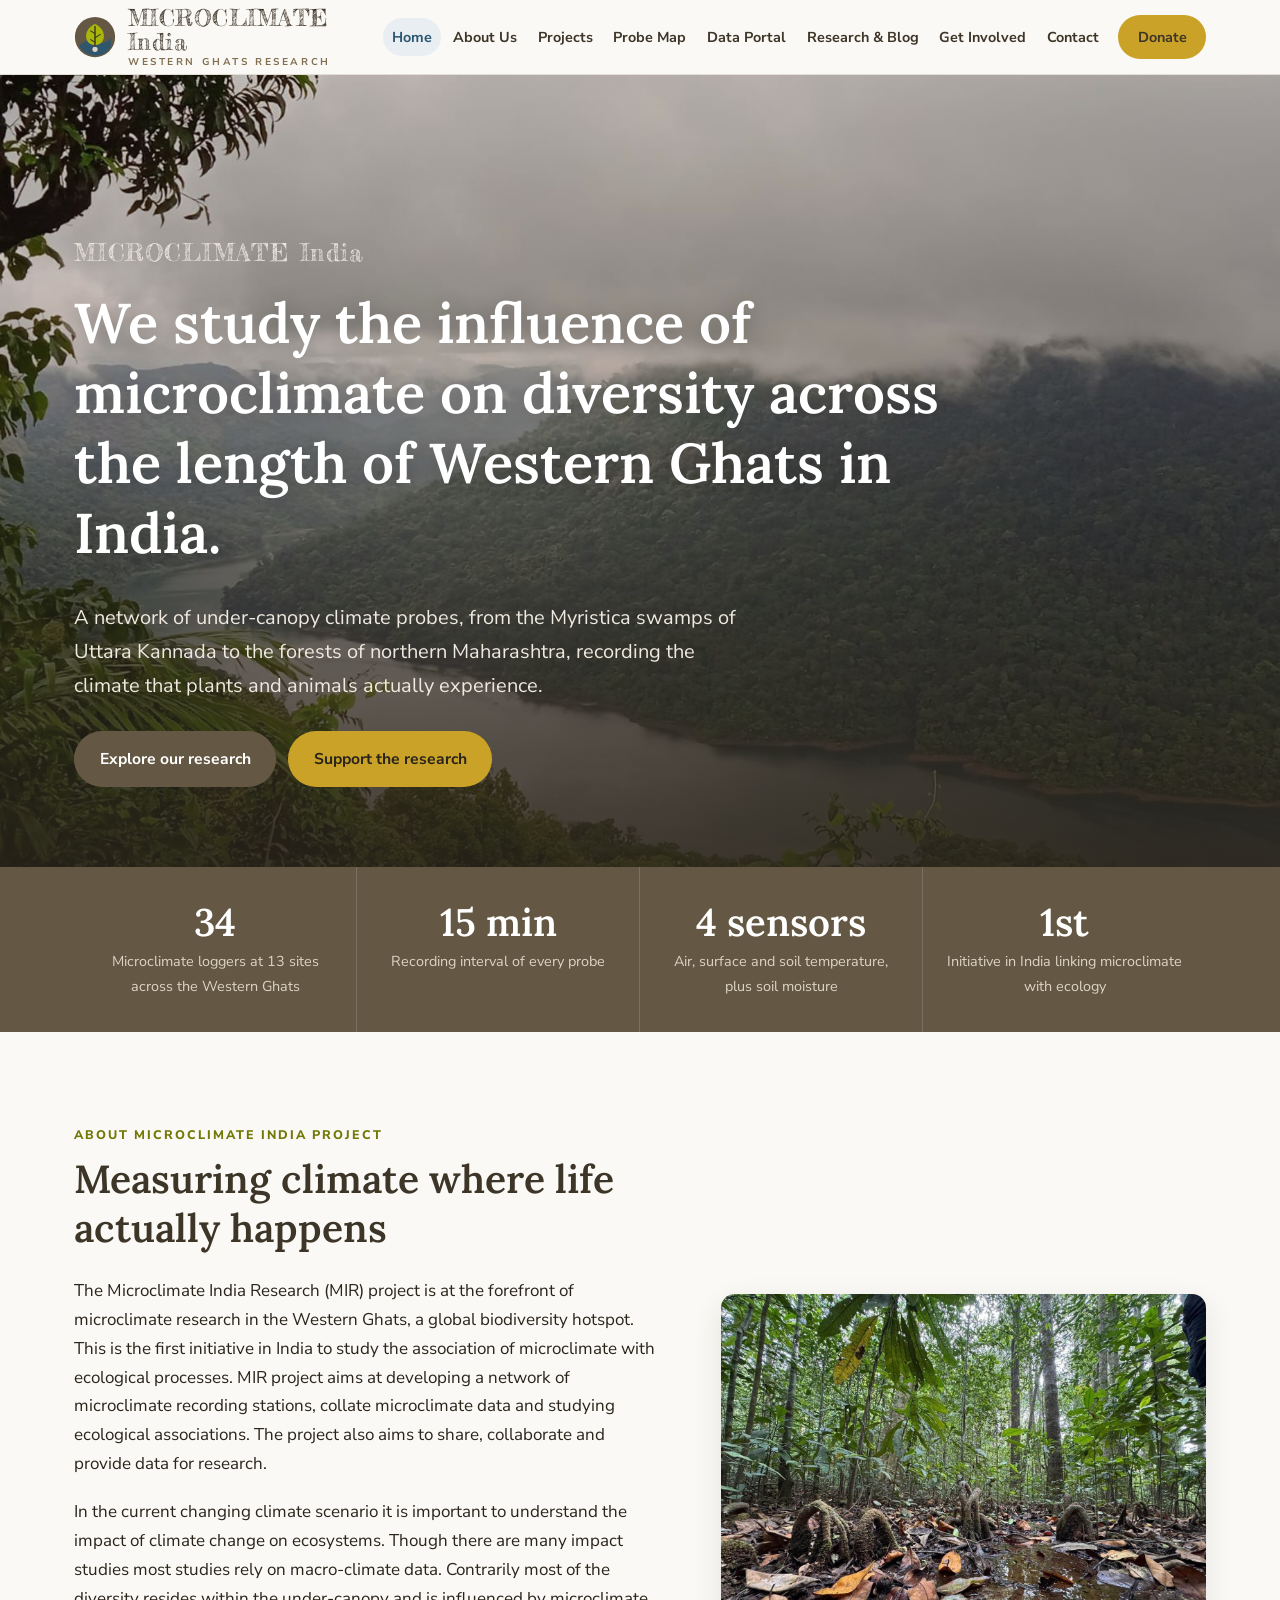
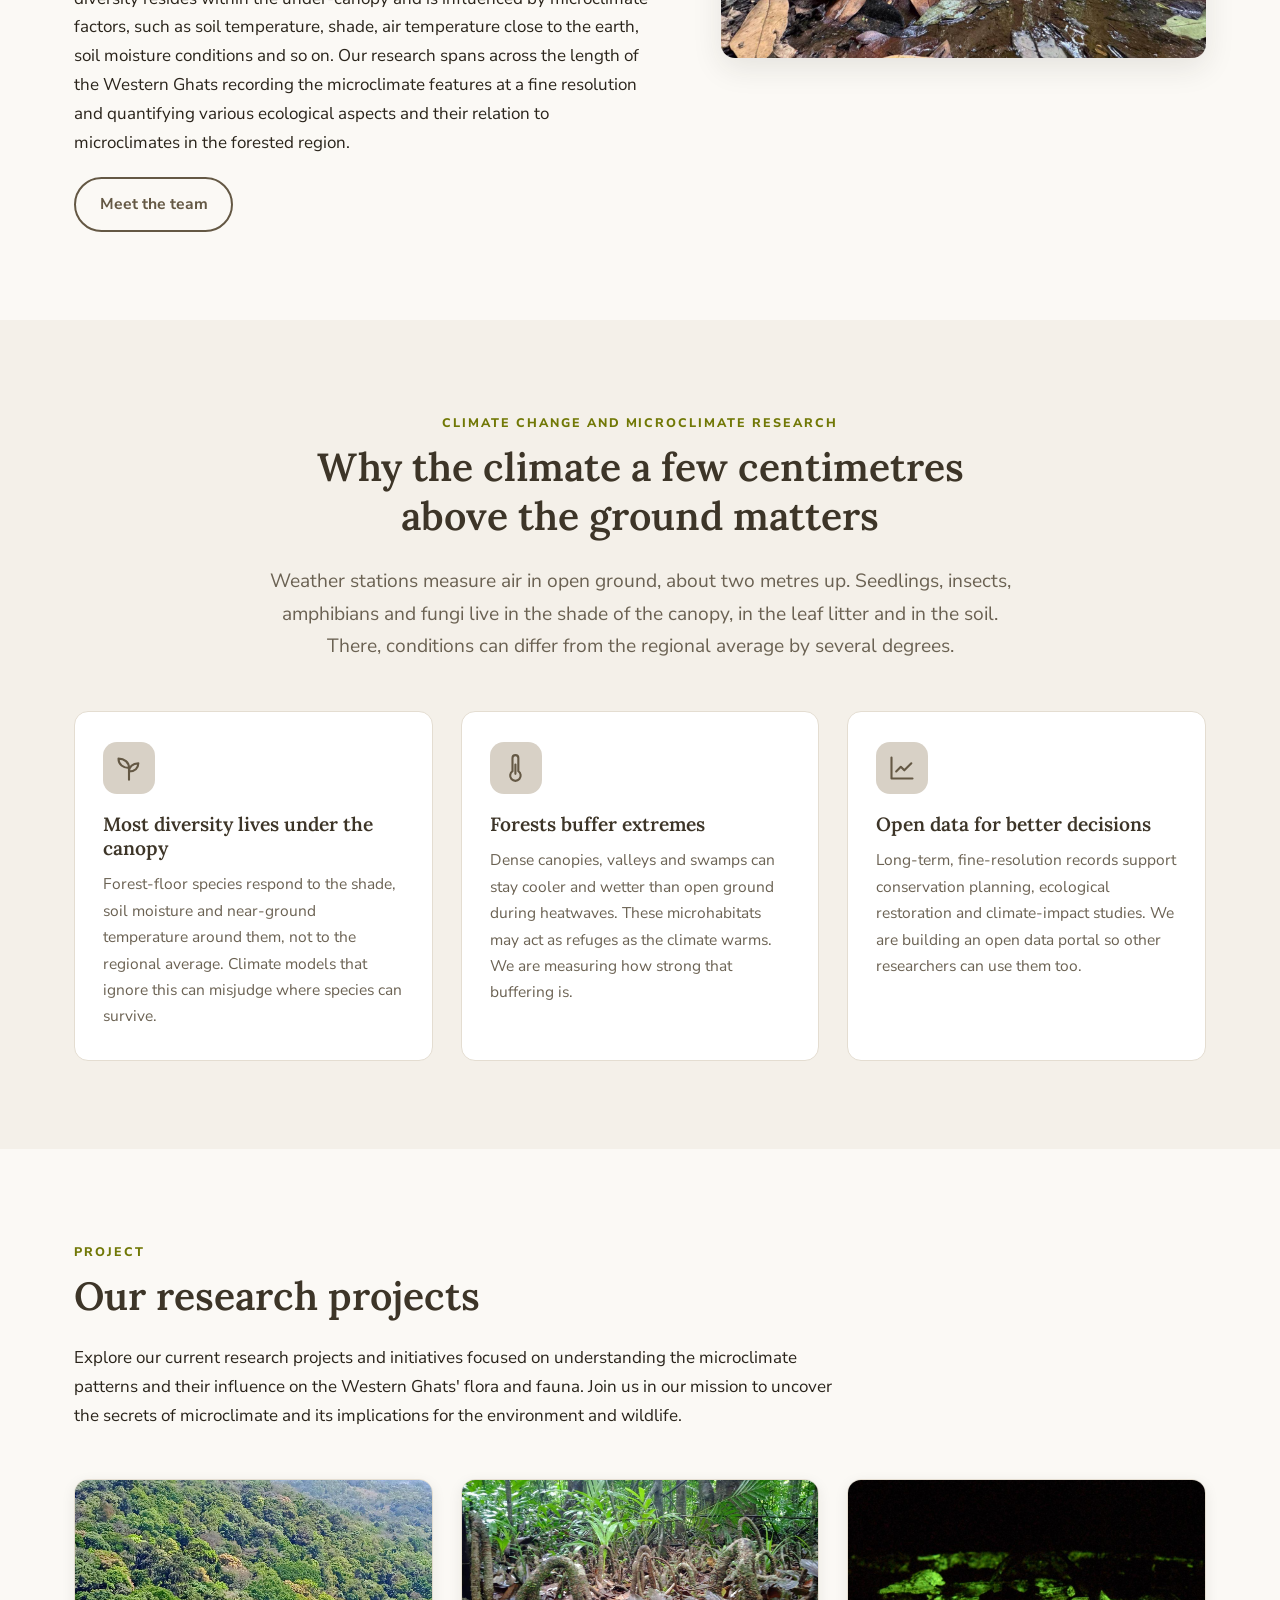
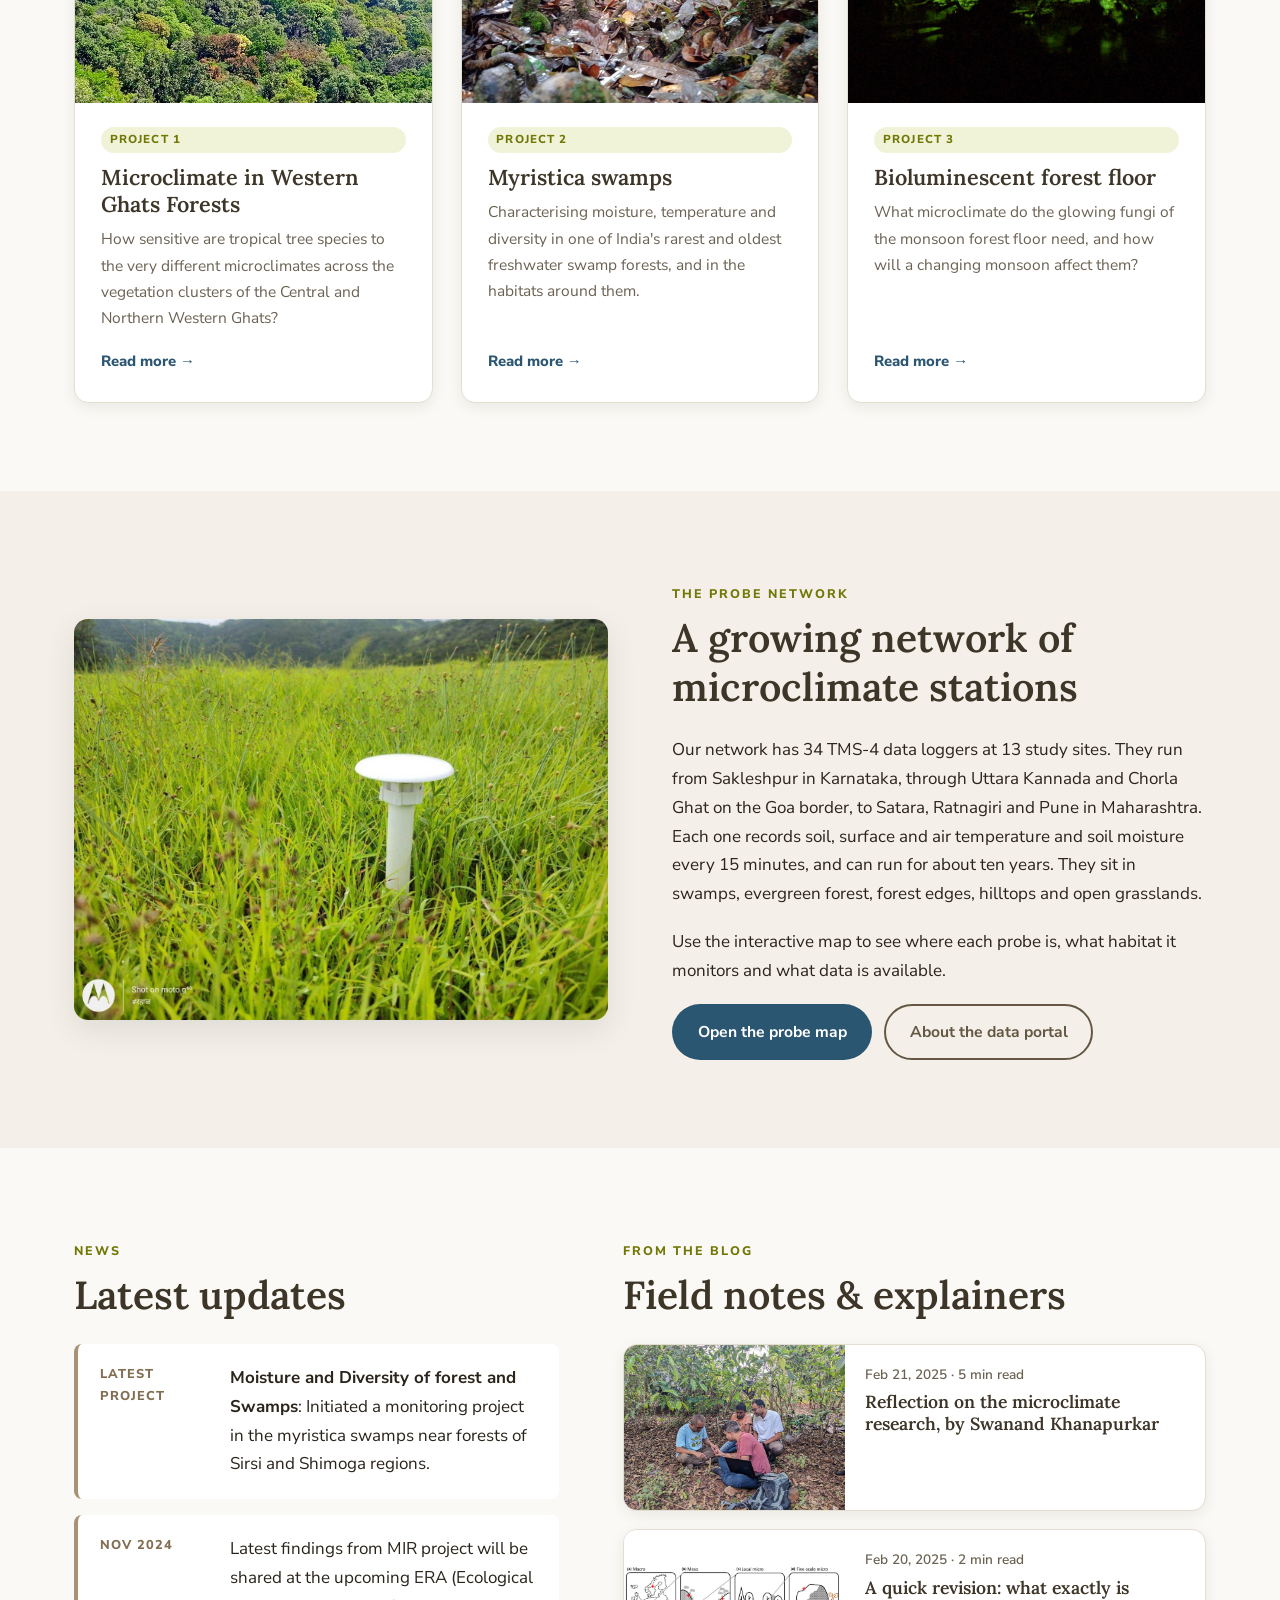
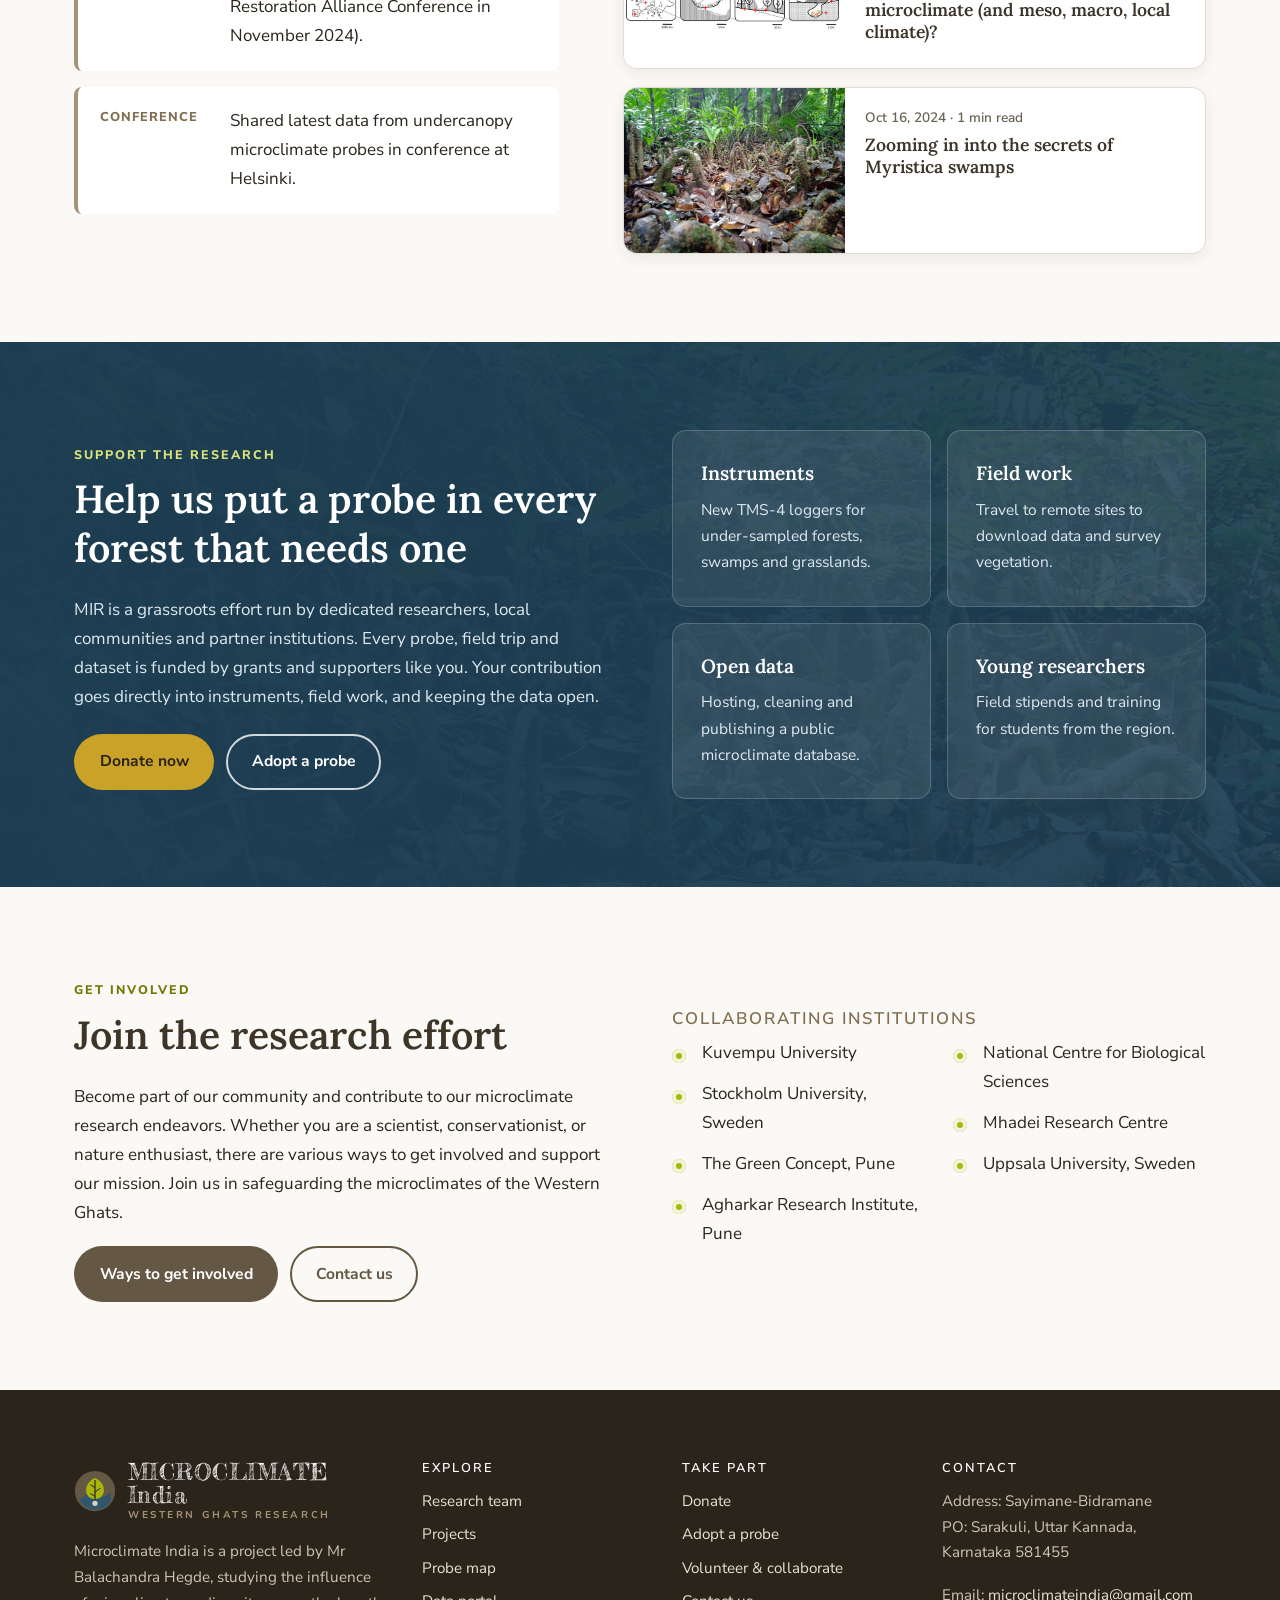
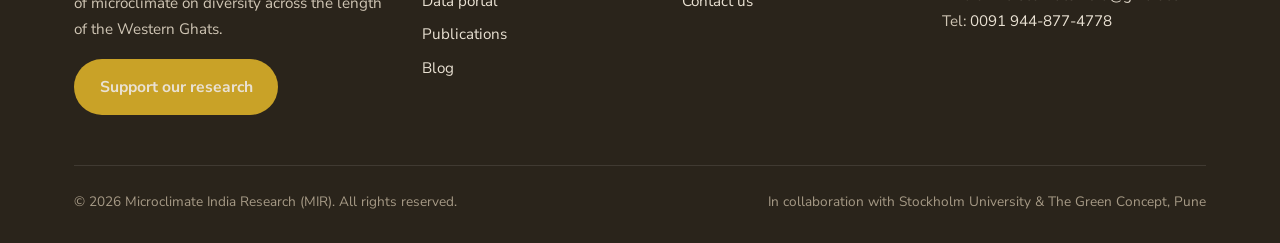
<file: index.html>
<!doctype html>
<html lang="en">
<head>
  <meta charset="utf-8">
  <meta name="viewport" content="width=device-width, initial-scale=1">
  <title>Microclimate India | Western Ghats microclimate research &amp; data</title>
  <meta name="description" content="Microclimate India Research (MIR) runs India&rsquo;s first microclimate logger network: 34 TMS-4 loggers across the Western Ghats measuring forest temperature and soil moisture to help conserve biodiversity.">
  <meta name="theme-color" content="#645844">
  <meta name="google-site-verification" content="AUxF6oWjvCNl7aLS8EhQxSkmpn7NMWnMH6Avk0037t8">
  <link rel="icon" href="assets/favicon.svg" type="image/svg+xml">
  <link rel="preconnect" href="https://fonts.googleapis.com">
  <link rel="preconnect" href="https://fonts.gstatic.com" crossorigin>
  <link href="https://fonts.googleapis.com/css2?family=Fredericka+the+Great&family=Lora:wght@500;600;700&family=Nunito+Sans:wght@400;600;700;800&display=swap" rel="stylesheet">
  <link rel="stylesheet" href="css/style.css">
<!-- SEO -->
  <link rel="canonical" href="https://microclimateindia.com/">
  <meta property="og:site_name" content="Microclimate India">
  <meta property="og:type" content="website">
  <meta property="og:title" content="Microclimate India | Western Ghats microclimate research &amp; data">
  <meta property="og:description" content="Microclimate India Research (MIR) runs India’s first microclimate logger network: 34 TMS-4 loggers across the Western Ghats measuring forest temperature and soil moisture to help conserve biodiversity.">
  <meta property="og:url" content="https://microclimateindia.com/">
  <meta property="og:image" content="https://microclimateindia.com/assets/img/hero-valley.jpg">
  <meta property="og:locale" content="en_IN">
  <meta name="twitter:card" content="summary_large_image">
  <meta name="twitter:title" content="Microclimate India | Western Ghats microclimate research &amp; data">
  <meta name="twitter:description" content="Microclimate India Research (MIR) runs India’s first microclimate logger network: 34 TMS-4 loggers across the Western Ghats measuring forest temperature and soil moisture to help conserve biodiversity.">
  <meta name="twitter:image" content="https://microclimateindia.com/assets/img/hero-valley.jpg">
  <script type="application/ld+json">{"@context":"https://schema.org","@graph":[{"@type":"ResearchOrganization","@id":"https://microclimateindia.com/#org","name":"Microclimate India Research","alternateName":["MIR","Microclimate India"],"url":"https://microclimateindia.com/","logo":"https://microclimateindia.com/assets/img/og-default.jpg","email":"microclimateindia@gmail.com","telephone":"+91-9448774778","description":"Microclimate India Research (MIR) runs India\u0027s first microclimate logger network, studying how fine-scale forest climate shapes biodiversity across the Western Ghats.","address":{"@type":"PostalAddress","streetAddress":"Sayimane-Bidramane, PO: Sarakuli","addressRegion":"Uttara Kannada, Karnataka","postalCode":"581455","addressCountry":"IN"},"areaServed":"Western Ghats, India","founder":{"@type":"Person","name":"Balachandra Hegde"},"knowsAbout":["Microclimate","Western Ghats","Myristica swamps","Forest ecology","Biodiversity conservation","TMS-4 data loggers","Soil moisture","Climate change ecology"]},{"@type":"WebSite","@id":"https://microclimateindia.com/#website","url":"https://microclimateindia.com/","name":"Microclimate India Research","alternateName":"Microclimate India","publisher":{"@id":"https://microclimateindia.com/#org"},"inLanguage":"en"},{"@type":"WebPage","@id":"https://microclimateindia.com/#page","url":"https://microclimateindia.com/","name":"Microclimate India | Western Ghats microclimate research \u0026 data","description":"Microclimate India Research (MIR) runs India’s first microclimate logger network: 34 TMS-4 loggers across the Western Ghats measuring forest temperature and soil moisture to help conserve biodiversity.","isPartOf":{"@id":"https://microclimateindia.com/#website"},"publisher":{"@id":"https://microclimateindia.com/#org"},"primaryImageOfPage":"https://microclimateindia.com/assets/img/hero-valley.jpg","inLanguage":"en"}]}</script>
<!-- /SEO -->
</head>
<body data-root="" data-page="home">
<!-- LAYOUT:HEADER -->
<a class="skip-link" href="#main">Skip to content</a>
<header class="site-header"><div class="container header-inner"><a class="brand " href="index.html" aria-label="Microclimate India home"><svg class="brand-mark" viewBox="0 0 48 48" aria-hidden="true"><circle cx="24" cy="24" r="23" fill="#645844"/><path d="M6 34c6-5 10-7 14-6s7 4 12 3 8-4 10-6v11a21 21 0 0 1-36-2z" fill="#2b5672" opacity=".9"/><path d="M24 9c7 3 11 9 10 16-1 5-5 8-10 8s-9-3-10-8c-1-7 3-13 10-16z" fill="#a9b709"/><path d="M24 12v24" stroke="#3d3528" stroke-width="1.6" stroke-linecap="round"/><path d="M24 20l-5-3M24 25l6-4M24 30l-5-3" stroke="#3d3528" stroke-width="1.3" stroke-linecap="round"/><circle cx="24" cy="38" r="3" fill="#d8d1c6"/></svg><span class="brand-text">MICROCLIMATE India<small>Western Ghats Research</small></span></a><button class="nav-toggle" aria-label="Open menu" aria-expanded="false" aria-controls="site-nav"><svg viewBox="0 0 24 24" fill="none" stroke="currentColor" stroke-width="2" stroke-linecap="round"><path d="M3 6h18M3 12h18M3 18h18"/></svg></button><nav class="nav" id="site-nav" aria-label="Main"><a href="index.html" class="active" aria-current="page">Home</a><a href="about.html">About Us</a><a href="projects.html">Projects</a><a href="probe-map.html">Probe Map</a><a href="data.html">Data Portal</a><a href="blog.html">Research &amp; Blog</a><a href="get-involved.html">Get Involved</a><a href="contact.html">Contact</a><a class="btn btn-donate" href="donate.html">Donate</a></nav></div></header>
<!-- /LAYOUT:HEADER -->


<main id="main">
  <!-- HERO -->
  <section class="hero">
    <div class="hero-bg" style="background-image:url('assets/img/hero-valley.jpg')"></div>
    <div class="container">
      <div class="hero-logo">MICROCLIMATE India</div>
      <h1>We study the influence of microclimate on diversity across the length of Western Ghats in India.</h1>
      <p class="lead">A network of under-canopy climate probes, from the Myristica swamps of Uttara Kannada to the forests of northern Maharashtra, recording the climate that plants and animals actually experience.</p>
      <div class="btn-row" style="margin-top:28px">
        <a class="btn btn-primary" href="projects.html">Explore our research</a>
        <a class="btn btn-donate" href="donate.html">Support the research</a>
      </div>
    </div>
  </section>

  <!-- STATS -->
  <section class="bg-brown">
    <div class="container stats">
      <div class="stat"><div class="stat-num">34</div><div class="stat-label">Microclimate loggers at 13 sites across the Western Ghats</div></div>
      <div class="stat"><div class="stat-num">15 min</div><div class="stat-label">Recording interval of every probe</div></div>
      <div class="stat"><div class="stat-num">4 sensors</div><div class="stat-label">Air, surface and soil temperature, plus soil moisture</div></div>
      <div class="stat"><div class="stat-num">1st</div><div class="stat-label">Initiative in India linking microclimate with ecology</div></div>
    </div>
  </section>

  <!-- ABOUT -->
  <section class="section">
    <div class="container split wide-left">
      <div class="reveal">
        <span class="eyebrow">About Microclimate India Project</span>
        <h2>Measuring climate where life actually happens</h2>
        <p>The Microclimate India Research (MIR) project is at the forefront of microclimate research in the Western Ghats, a global biodiversity hotspot. This is the first initiative in India to study the association of microclimate with ecological processes. MIR project aims at developing a network of microclimate recording stations, collate microclimate data and studying ecological associations. The project also aims to share, collaborate and provide data for research.</p>
        <p>In the current changing climate scenario it is important to understand the impact of climate change on ecosystems. Though there are many impact studies most studies rely on macro-climate data. Contrarily most of the diversity resides within the under-canopy and is influenced by microclimate factors, such as soil temperature, shade, air temperature close to the earth, soil moisture conditions and so on. Our research spans across the length of the Western Ghats recording the microclimate features at a fine resolution and quantifying various ecological aspects and their relation to microclimates in the forested region.</p>
        <a class="btn btn-ghost" href="about.html">Meet the team</a>
      </div>
      <div class="media reveal">
        <img src="assets/img/swamp-team.jpg" alt="Team members working at a microclimate probe in a Myristica swamp" data-zoom data-caption="Field work in a Myristica swamp, Uttara Kannada">
      </div>
    </div>
  </section>

  <!-- WHY MICROCLIMATE -->
  <section class="section bg-sand">
    <div class="container">
      <div class="section-head center reveal">
        <span class="eyebrow">Climate Change and Microclimate research</span>
        <h2>Why the climate a few centimetres above the ground matters</h2>
        <p class="lead">Weather stations measure air in open ground, about two metres up. Seedlings, insects, amphibians and fungi live in the shade of the canopy, in the leaf litter and in the soil. There, conditions can differ from the regional average by several degrees.</p>
      </div>
      <div class="grid grid-3">
        <div class="icon-card reveal">
          <div class="ic"><svg viewBox="0 0 24 24" fill="none" stroke="currentColor" stroke-width="1.8" stroke-linecap="round" stroke-linejoin="round"><path d="M12 22V12"/><path d="M12 12C12 7 8 4 3 4c0 5 4 8 9 8z"/><path d="M12 15c0-4 3-7 8-7 0 4-3 7-8 7z"/></svg></div>
          <h3>Most diversity lives under the canopy</h3>
          <p>Forest-floor species respond to the shade, soil moisture and near-ground temperature around them, not to the regional average. Climate models that ignore this can misjudge where species can survive.</p>
        </div>
        <div class="icon-card reveal">
          <div class="ic"><svg viewBox="0 0 24 24" fill="none" stroke="currentColor" stroke-width="1.8" stroke-linecap="round" stroke-linejoin="round"><path d="M14 14.76V3.5a2.5 2.5 0 0 0-5 0v11.26a4.5 4.5 0 1 0 5 0z"/><path d="M11.5 9v8"/></svg></div>
          <h3>Forests buffer extremes</h3>
          <p>Dense canopies, valleys and swamps can stay cooler and wetter than open ground during heatwaves. These microhabitats may act as refuges as the climate warms. We are measuring how strong that buffering is.</p>
        </div>
        <div class="icon-card reveal">
          <div class="ic"><svg viewBox="0 0 24 24" fill="none" stroke="currentColor" stroke-width="1.8" stroke-linecap="round" stroke-linejoin="round"><path d="M3 3v18h18"/><path d="M7 15l4-4 3 3 6-6"/></svg></div>
          <h3>Open data for better decisions</h3>
          <p>Long-term, fine-resolution records support conservation planning, ecological restoration and climate-impact studies. We are building an open data portal so other researchers can use them too.</p>
        </div>
      </div>
    </div>
  </section>

  <!-- PROJECTS -->
  <section class="section">
    <div class="container">
      <div class="section-head reveal">
        <span class="eyebrow">Project</span>
        <h2>Our research projects</h2>
        <p>Explore our current research projects and initiatives focused on understanding the microclimate patterns and their influence on the Western Ghats' flora and fauna. Join us in our mission to uncover the secrets of microclimate and its implications for the environment and wildlife.</p>
      </div>
      <div class="grid grid-3">
        <a class="card reveal" href="projects.html#western-ghats-forests">
          <div class="card-img"><img src="assets/img/wg-canopy.jpg" alt="Forest canopy of the Western Ghats" loading="lazy"></div>
          <div class="card-body"><span class="tag">Project 1</span><h3>Microclimate in Western Ghats Forests</h3><p>How sensitive are tropical tree species to the very different microclimates across the vegetation clusters of the Central and Northern Western Ghats?</p><span class="card-link">Read more &rarr;</span></div>
        </a>
        <a class="card reveal" href="projects.html#myristica-swamps">
          <div class="card-img"><img src="assets/img/swamp-1.jpg" alt="Stilt roots in a Myristica swamp" loading="lazy"></div>
          <div class="card-body"><span class="tag">Project 2</span><h3>Myristica swamps</h3><p>Characterising moisture, temperature and diversity in one of India's rarest and oldest freshwater swamp forests, and in the habitats around them.</p><span class="card-link">Read more &rarr;</span></div>
        </a>
        <a class="card reveal" href="projects.html#bioluminescent-forest-floor">
          <div class="card-img"><img src="assets/img/fungi.jpg" alt="Bioluminescent fungi glowing on the forest floor at night" loading="lazy"></div>
          <div class="card-body"><span class="tag">Project 3</span><h3>Bioluminescent forest floor</h3><p>What microclimate do the glowing fungi of the monsoon forest floor need, and how will a changing monsoon affect them?</p><span class="card-link">Read more &rarr;</span></div>
        </a>
      </div>
    </div>
  </section>

  <!-- PROBE MAP TEASER -->
  <section class="section bg-sand">
    <div class="container split">
      <div class="media reveal"><img src="assets/img/probe-grass.jpg" alt="A TMS-4 microclimate probe installed in a grassland" loading="lazy"></div>
      <div class="reveal">
        <span class="eyebrow">The probe network</span>
        <h2>A growing network of microclimate stations</h2>
        <p>Our network has 34 TMS-4 data loggers at 13 study sites. They run from Sakleshpur in Karnataka, through Uttara Kannada and Chorla Ghat on the Goa border, to Satara, Ratnagiri and Pune in Maharashtra. Each one records soil, surface and air temperature and soil moisture every 15 minutes, and can run for about ten years. They sit in swamps, evergreen forest, forest edges, hilltops and open grasslands.</p>
        <p>Use the interactive map to see where each probe is, what habitat it monitors and what data is available.</p>
        <div class="btn-row"><a class="btn btn-accent" href="probe-map.html">Open the probe map</a><a class="btn btn-ghost" href="data.html">About the data portal</a></div>
      </div>
    </div>
  </section>

  <!-- NEWS + BLOG -->
  <section class="section">
    <div class="container split wide-right" style="align-items:start">
      <div class="reveal">
        <span class="eyebrow">News</span>
        <h2>Latest updates</h2>
        <div class="news">
          <div class="news-item"><span class="when">Latest project</span><p><strong>Moisture and Diversity of forest and Swamps</strong>: Initiated a monitoring project in the myristica swamps near forests of Sirsi and Shimoga regions.</p></div>
          <div class="news-item"><span class="when">Nov 2024</span><p>Latest findings from MIR project will be shared at the upcoming ERA (Ecological Restoration Alliance Conference in November 2024).</p></div>
          <div class="news-item"><span class="when">Conference</span><p>Shared latest data from undercanopy microclimate probes in conference at Helsinki.</p></div>        </div>
      </div>
      <div class="reveal">
        <span class="eyebrow">From the blog</span>
        <h2>Field notes &amp; explainers</h2>
        <div class="grid" style="gap:18px">
          <a class="card post-card" href="blog/reflection-on-the-microclimate-research.html" style="flex-direction:row">
            <div class="card-img" style="aspect-ratio:auto;width:38%;flex:none"><img src="assets/img/blog/reflection-chiplun.jpg" alt="" loading="lazy"></div>
            <div class="card-body" style="padding:18px 20px"><span class="meta">Feb 21, 2025 · 5 min read</span><h3 style="font-size:1.1rem;margin-top:.3em">Reflection on the microclimate research, by Swanand Khanapurkar</h3></div>
          </a>
          <a class="card post-card" href="blog/what-exactly-is-microclimate.html" style="flex-direction:row">
            <div class="card-img" style="aspect-ratio:auto;width:38%;flex:none"><img src="assets/img/blog/climate-scales.jpg" alt="" loading="lazy" style="object-fit:contain;background:#fff"></div>
            <div class="card-body" style="padding:18px 20px"><span class="meta">Feb 20, 2025 · 2 min read</span><h3 style="font-size:1.1rem;margin-top:.3em">A quick revision: what exactly is microclimate (and meso, macro, local climate)?</h3></div>
          </a>
          <a class="card post-card" href="blog/secrets-of-myristica-swamps.html" style="flex-direction:row">
            <div class="card-img" style="aspect-ratio:auto;width:38%;flex:none"><img src="assets/img/blog/myristica.jpg" alt="" loading="lazy"></div>
            <div class="card-body" style="padding:18px 20px"><span class="meta">Oct 16, 2024 · 1 min read</span><h3 style="font-size:1.1rem;margin-top:.3em">Zooming in into the secrets of Myristica swamps</h3></div>
          </a>
        </div>
      </div>
    </div>
  </section>

  <!-- DONATE CTA -->
  <section class="section cta-band">
    <div class="hero-bg" style="background-image:url('assets/img/forest-roots.jpg')"></div>
    <div class="container split">
      <div>
        <span class="eyebrow">Support the research</span>
        <h2>Help us put a probe in every forest that needs one</h2>
        <p>MIR is a grassroots effort run by dedicated researchers, local communities and partner institutions. Every probe, field trip and dataset is funded by grants and supporters like you. Your contribution goes directly into instruments, field work, and keeping the data open.</p>
        <div class="btn-row" style="margin-top:22px">
          <a class="btn btn-donate" href="donate.html">Donate now</a>
          <a class="btn btn-light" href="donate.html#adopt">Adopt a probe</a>
        </div>
      </div>
      <div class="grid grid-2" style="gap:16px">
        <div class="icon-card" style="background:rgba(255,255,255,.08);border-color:rgba(255,255,255,.18)"><h3 style="color:#fff">Instruments</h3><p style="color:#dfe9f0">New TMS-4 loggers for under-sampled forests, swamps and grasslands.</p></div>
        <div class="icon-card" style="background:rgba(255,255,255,.08);border-color:rgba(255,255,255,.18)"><h3 style="color:#fff">Field work</h3><p style="color:#dfe9f0">Travel to remote sites to download data and survey vegetation.</p></div>
        <div class="icon-card" style="background:rgba(255,255,255,.08);border-color:rgba(255,255,255,.18)"><h3 style="color:#fff">Open data</h3><p style="color:#dfe9f0">Hosting, cleaning and publishing a public microclimate database.</p></div>
        <div class="icon-card" style="background:rgba(255,255,255,.08);border-color:rgba(255,255,255,.18)"><h3 style="color:#fff">Young researchers</h3><p style="color:#dfe9f0">Field stipends and training for students from the region.</p></div>
      </div>
    </div>
  </section>

  <!-- GET INVOLVED + PARTNERS -->
  <section class="section">
    <div class="container split">
      <div class="reveal">
        <span class="eyebrow">Get Involved</span>
        <h2>Join the research effort</h2>
        <p>Become part of our community and contribute to our microclimate research endeavors. Whether you are a scientist, conservationist, or nature enthusiast, there are various ways to get involved and support our mission. Join us in safeguarding the microclimates of the Western Ghats.</p>
        <div class="btn-row"><a class="btn btn-primary" href="get-involved.html">Ways to get involved</a><a class="btn btn-ghost" href="contact.html">Contact us</a></div>
      </div>
      <div class="reveal">
        <h3 style="font-size:1.05rem;letter-spacing:.12em;text-transform:uppercase;color:var(--tan-dark);font-family:var(--font-body)">Collaborating institutions</h3>
        <ul class="qlist" style="columns:2;column-gap:28px">
          <li>Kuvempu University</li>
          <li>Stockholm University, Sweden</li>
          <li>The Green Concept, Pune</li>
          <li>Agharkar Research Institute, Pune</li>
          <li>National Centre for Biological Sciences</li>
          <li>Mhadei Research Centre</li>
          <li>Uppsala University, Sweden</li>
        </ul>
      </div>
    </div>
  </section>
</main>

<!-- LAYOUT:FOOTER -->
<footer class="site-footer"><div class="container"><div class="footer-grid">
<div class="footer-brand"><a class="brand " href="index.html" aria-label="Microclimate India home"><svg class="brand-mark" viewBox="0 0 48 48" aria-hidden="true"><circle cx="24" cy="24" r="23" fill="#645844"/><path d="M6 34c6-5 10-7 14-6s7 4 12 3 8-4 10-6v11a21 21 0 0 1-36-2z" fill="#2b5672" opacity=".9"/><path d="M24 9c7 3 11 9 10 16-1 5-5 8-10 8s-9-3-10-8c-1-7 3-13 10-16z" fill="#a9b709"/><path d="M24 12v24" stroke="#3d3528" stroke-width="1.6" stroke-linecap="round"/><path d="M24 20l-5-3M24 25l6-4M24 30l-5-3" stroke="#3d3528" stroke-width="1.3" stroke-linecap="round"/><circle cx="24" cy="38" r="3" fill="#d8d1c6"/></svg><span class="brand-text">MICROCLIMATE India<small>Western Ghats Research</small></span></a><p style="margin-top:18px">Microclimate India is a project led by Mr Balachandra Hegde, studying the influence of microclimate on diversity across the length of the Western Ghats.</p><a class="btn btn-donate" href="donate.html">Support our research</a></div>
<div><h4>Explore</h4><ul><li><a href="about.html">Research team</a></li><li><a href="projects.html">Projects</a></li><li><a href="probe-map.html">Probe map</a></li><li><a href="data.html">Data portal</a></li><li><a href="blog.html#publications">Publications</a></li><li><a href="blog.html#blog">Blog</a></li></ul></div>
<div><h4>Take part</h4><ul><li><a href="donate.html">Donate</a></li><li><a href="donate.html#adopt">Adopt a probe</a></li><li><a href="get-involved.html">Volunteer &amp; collaborate</a></li><li><a href="contact.html">Contact us</a></li></ul></div>
<div><h4>Contact</h4><p>Address: Sayimane-Bidramane<br>PO: Sarakuli, Uttar Kannada,<br>Karnataka 581455</p><p>Email: <a href="mailto:microclimateindia@gmail.com">microclimateindia@gmail.com</a><br>Tel: <a href="tel:+919448774778">0091 944-877-4778</a></p></div>
</div>
<div class="footer-bottom"><span>&copy; <span class="js-year">2026</span> Microclimate India Research (MIR). All rights reserved.</span><span>In collaboration with Stockholm University &amp; The Green Concept, Pune</span></div>
</div></footer>
<!-- /LAYOUT:FOOTER -->

<script src="js/main.js"></script>
</body>
</html>
</file>
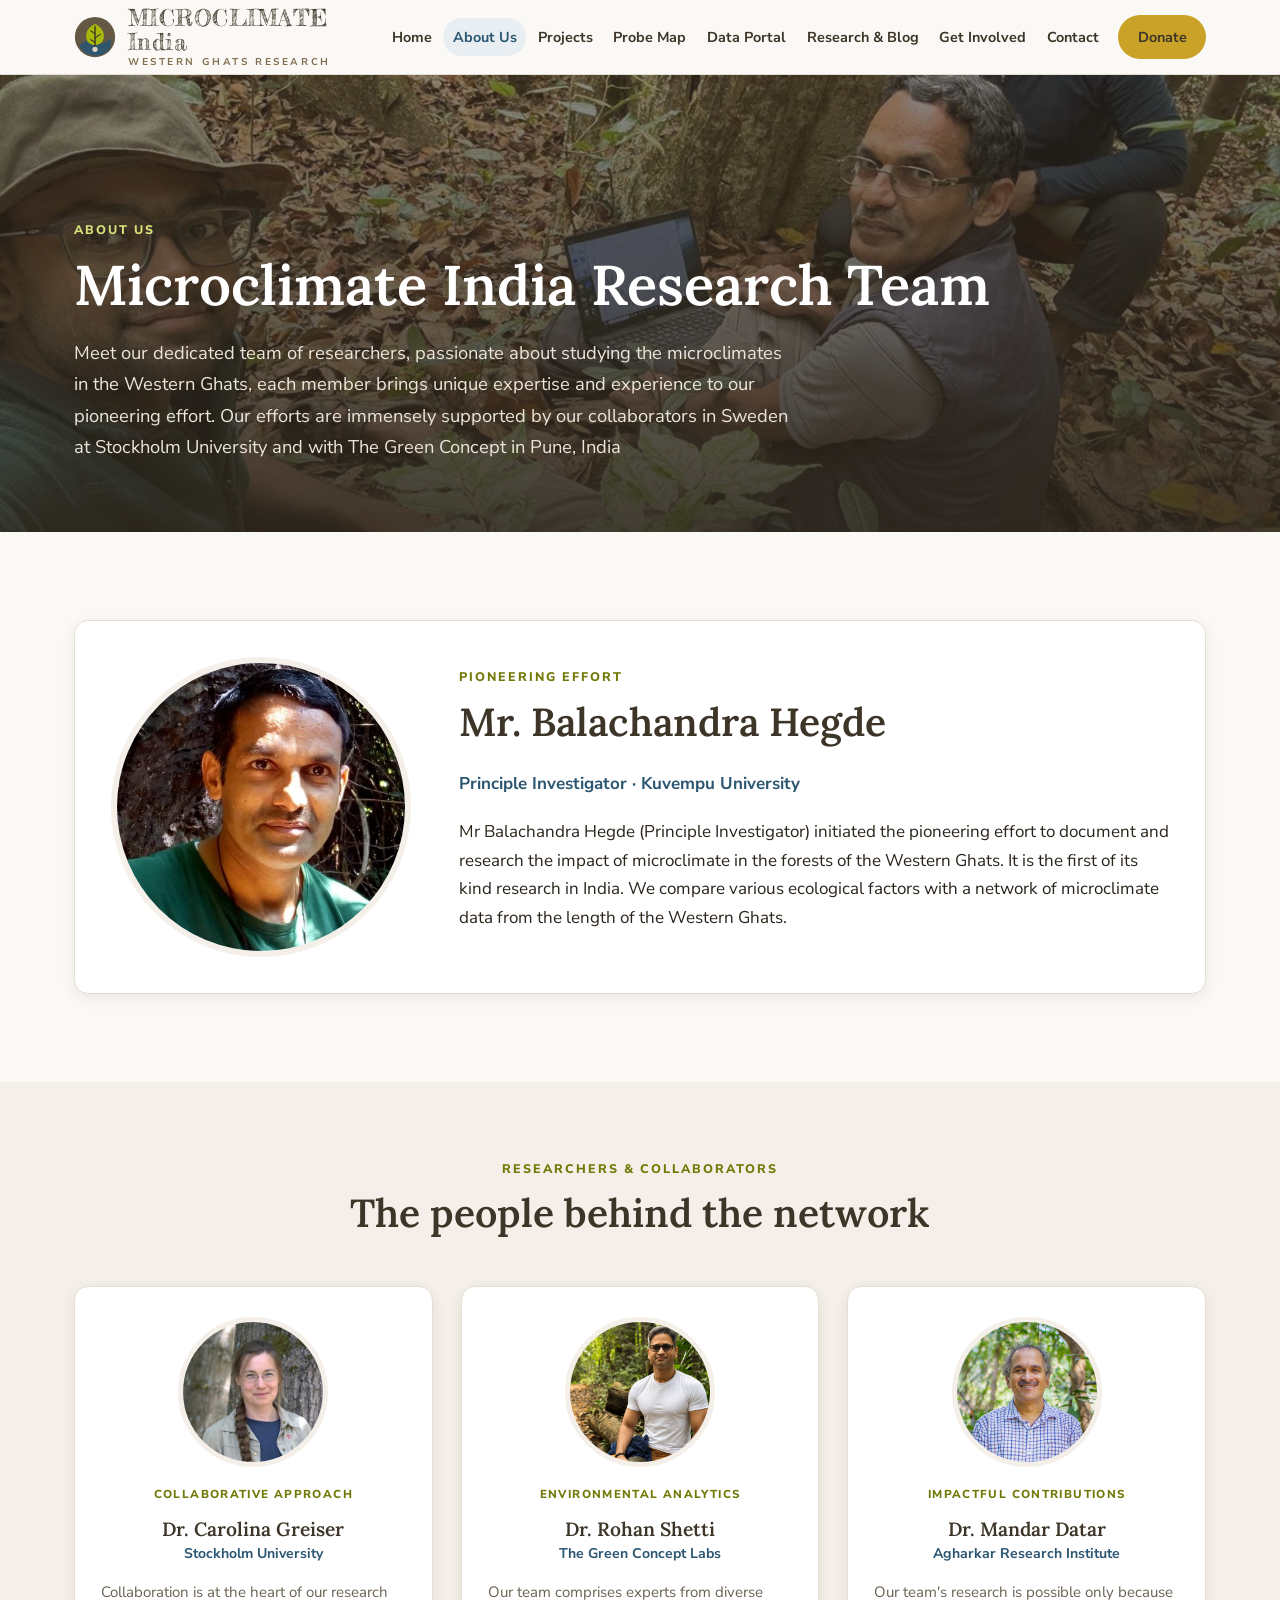
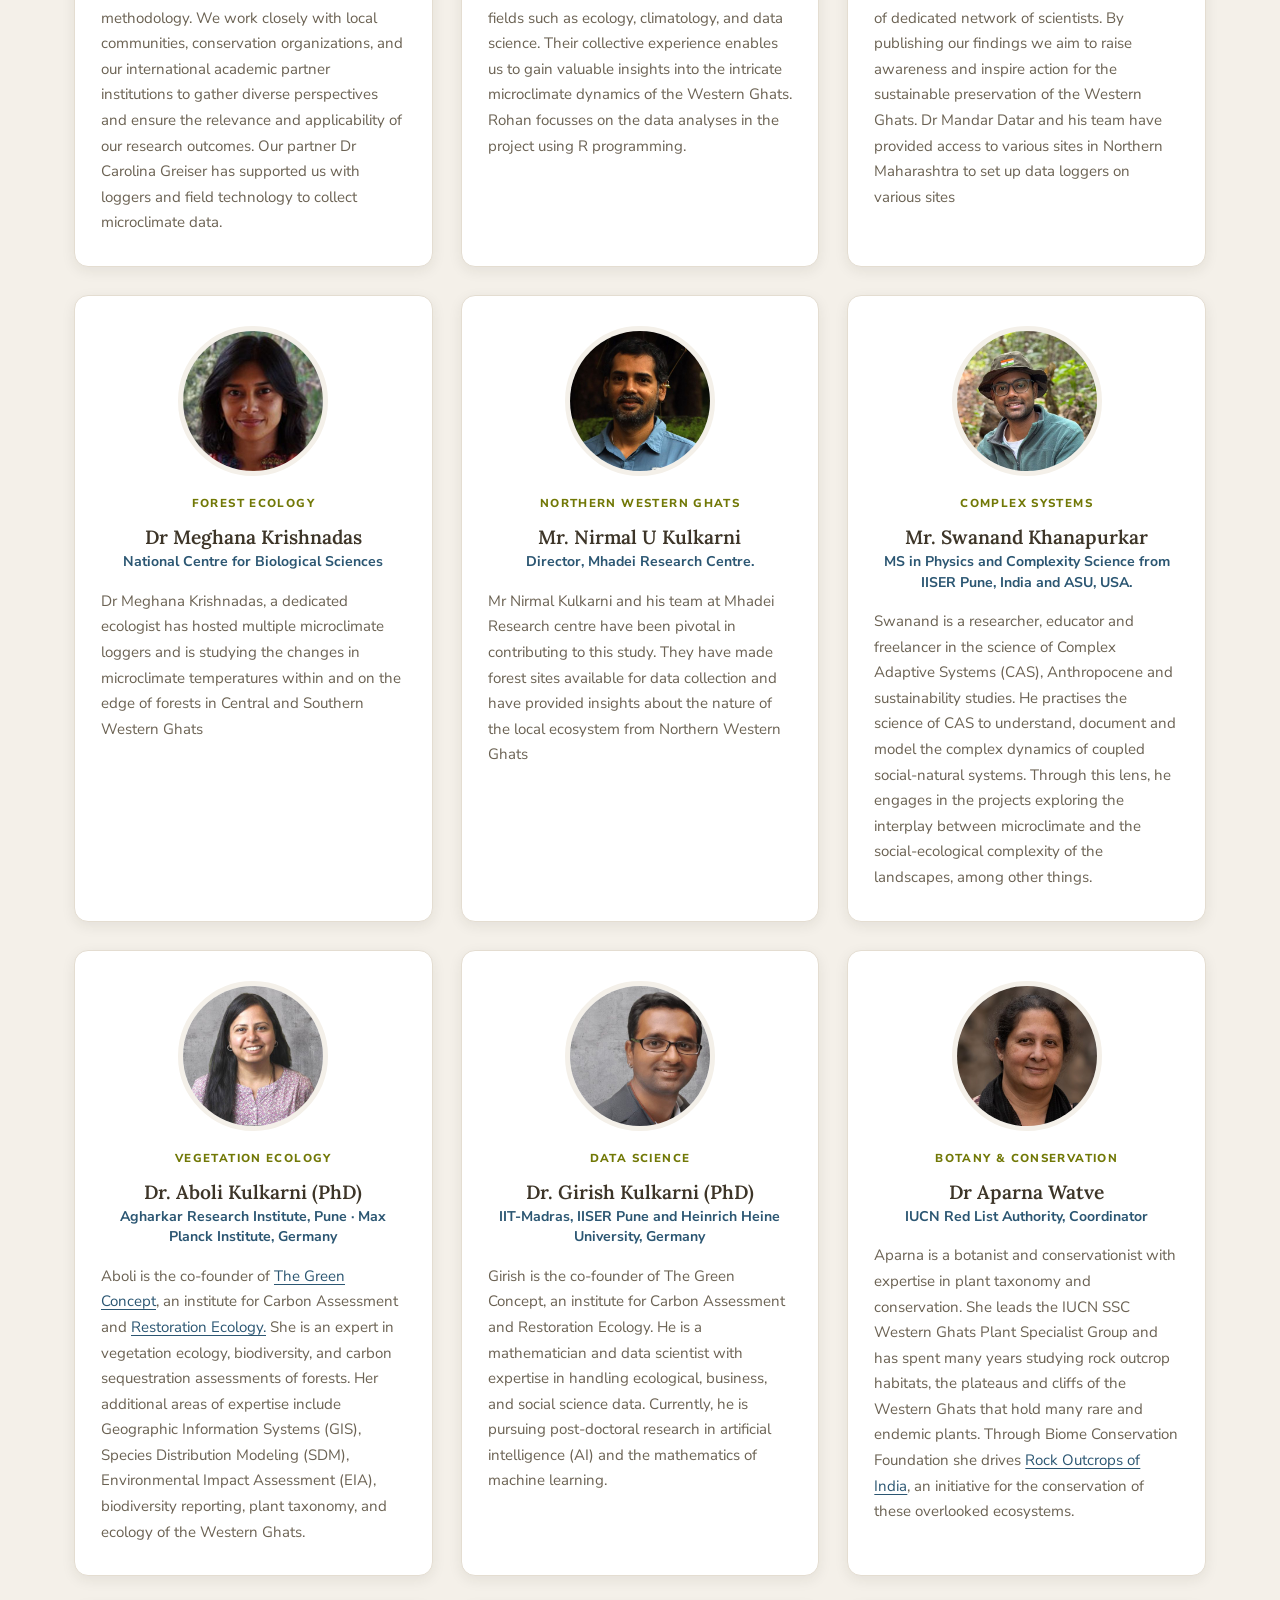
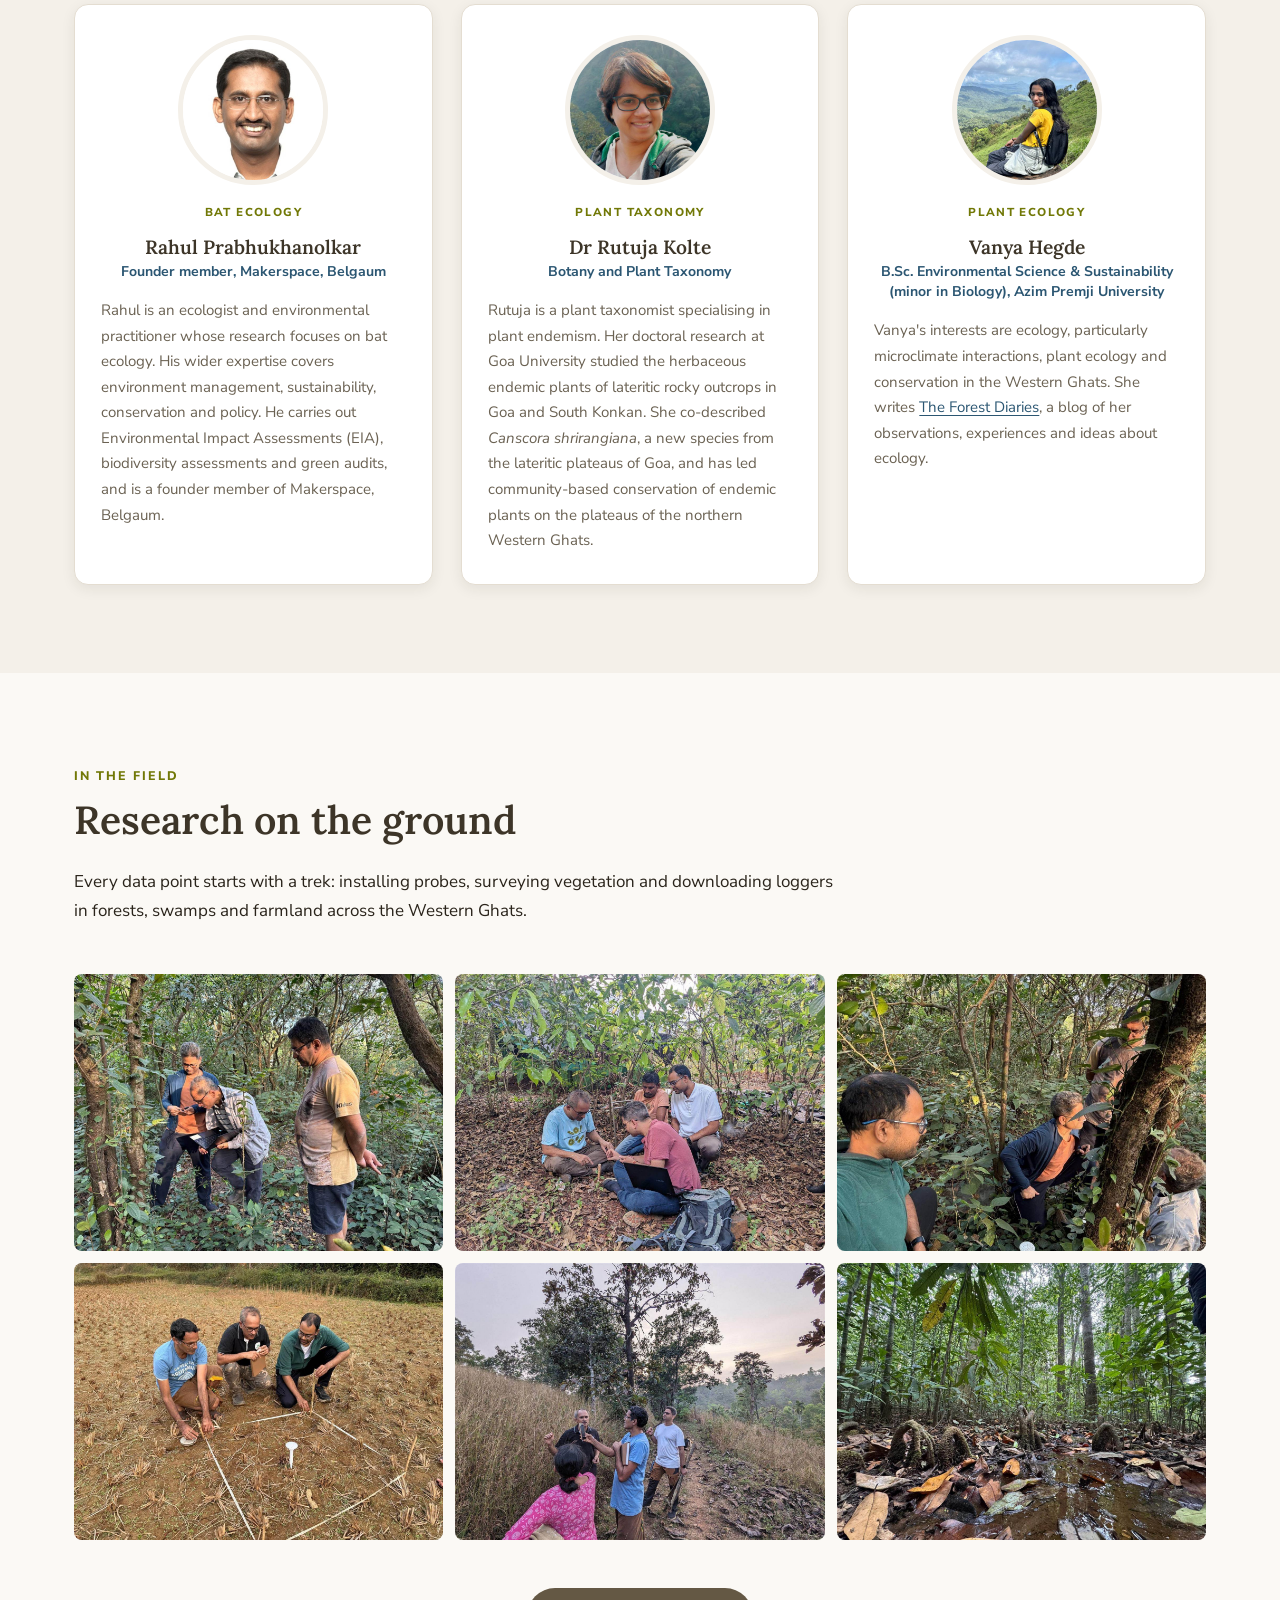
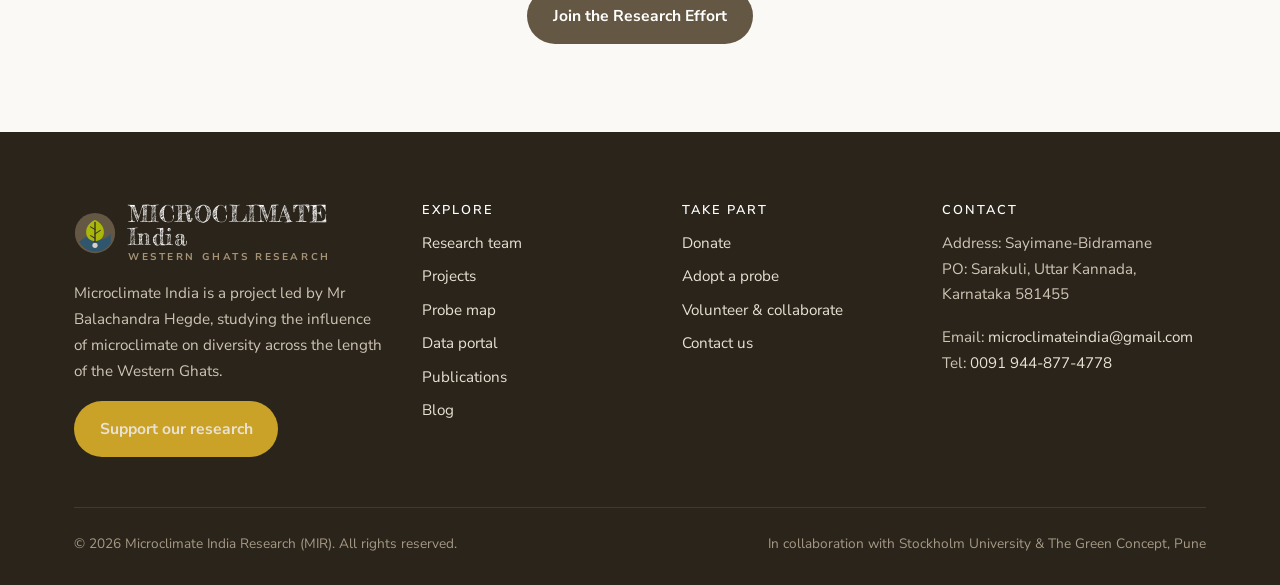
<file: about.html>
<!doctype html>
<html lang="en">
<head>
  <meta charset="utf-8">
  <meta name="viewport" content="width=device-width, initial-scale=1">
  <title>Research team | Microclimate India</title>
  <meta name="description" content="Meet the ecologists, botanists and data scientists behind Microclimate India, studying how microclimate shapes biodiversity across the Western Ghats.">
  <meta name="theme-color" content="#645844">
  <link rel="icon" href="assets/favicon.svg" type="image/svg+xml">
  <link rel="preconnect" href="https://fonts.googleapis.com">
  <link rel="preconnect" href="https://fonts.gstatic.com" crossorigin>
  <link href="https://fonts.googleapis.com/css2?family=Fredericka+the+Great&family=Lora:wght@500;600;700&family=Nunito+Sans:wght@400;600;700;800&display=swap" rel="stylesheet">
  <link rel="stylesheet" href="css/style.css">
<!-- SEO -->
  <link rel="canonical" href="https://microclimateindia.com/about.html">
  <meta property="og:site_name" content="Microclimate India">
  <meta property="og:type" content="website">
  <meta property="og:title" content="Research team | Microclimate India">
  <meta property="og:description" content="Meet the ecologists, botanists and data scientists behind Microclimate India, studying how microclimate shapes biodiversity across the Western Ghats.">
  <meta property="og:url" content="https://microclimateindia.com/about.html">
  <meta property="og:image" content="https://microclimateindia.com/assets/img/field-team.jpg">
  <meta property="og:locale" content="en_IN">
  <meta name="twitter:card" content="summary_large_image">
  <meta name="twitter:title" content="Research team | Microclimate India">
  <meta name="twitter:description" content="Meet the ecologists, botanists and data scientists behind Microclimate India, studying how microclimate shapes biodiversity across the Western Ghats.">
  <meta name="twitter:image" content="https://microclimateindia.com/assets/img/field-team.jpg">
  <script type="application/ld+json">{"@context":"https://schema.org","@graph":[{"@type":"ResearchOrganization","@id":"https://microclimateindia.com/#org","name":"Microclimate India Research","alternateName":["MIR","Microclimate India"],"url":"https://microclimateindia.com/","logo":"https://microclimateindia.com/assets/img/og-default.jpg","email":"microclimateindia@gmail.com","telephone":"+91-9448774778","description":"Microclimate India Research (MIR) runs India\u0027s first microclimate logger network, studying how fine-scale forest climate shapes biodiversity across the Western Ghats.","address":{"@type":"PostalAddress","streetAddress":"Sayimane-Bidramane, PO: Sarakuli","addressRegion":"Uttara Kannada, Karnataka","postalCode":"581455","addressCountry":"IN"},"areaServed":"Western Ghats, India","founder":{"@type":"Person","name":"Balachandra Hegde"},"knowsAbout":["Microclimate","Western Ghats","Myristica swamps","Forest ecology","Biodiversity conservation","TMS-4 data loggers","Soil moisture","Climate change ecology"]},{"@type":"AboutPage","@id":"https://microclimateindia.com/about.html#page","url":"https://microclimateindia.com/about.html","name":"Research team | Microclimate India","description":"Meet the ecologists, botanists and data scientists behind Microclimate India, studying how microclimate shapes biodiversity across the Western Ghats.","isPartOf":{"@id":"https://microclimateindia.com/#website"},"publisher":{"@id":"https://microclimateindia.com/#org"},"primaryImageOfPage":"https://microclimateindia.com/assets/img/field-team.jpg","inLanguage":"en"},{"@type":"Person","name":"Balachandra Hegde","jobTitle":"Principal Investigator","affiliation":{"@type":"CollegeOrUniversity","name":"Kuvempu University"},"memberOf":{"@id":"https://microclimateindia.com/#org"}},{"@type":"Person","name":"Dr. Carolina Greiser","description":"Stockholm University","memberOf":{"@id":"https://microclimateindia.com/#org"}},{"@type":"Person","name":"Dr. Rohan Shetti","description":"The Green Concept Labs","memberOf":{"@id":"https://microclimateindia.com/#org"}},{"@type":"Person","name":"Dr. Mandar Datar","description":"Agharkar Research Institute","memberOf":{"@id":"https://microclimateindia.com/#org"}},{"@type":"Person","name":"Dr Meghana Krishnadas","description":"National Centre for Biological Sciences","memberOf":{"@id":"https://microclimateindia.com/#org"}},{"@type":"Person","name":"Mr. Nirmal U Kulkarni","description":"Director, Mhadei Research Centre.","memberOf":{"@id":"https://microclimateindia.com/#org"}},{"@type":"Person","name":"Mr. Swanand Khanapurkar","description":"MS in Physics and Complexity Science from IISER Pune, India and ASU, USA.","memberOf":{"@id":"https://microclimateindia.com/#org"}},{"@type":"Person","name":"Dr. Aboli Kulkarni (PhD)","description":"Agharkar Research Institute, Pune · Max Planck Institute, Germany","memberOf":{"@id":"https://microclimateindia.com/#org"}},{"@type":"Person","name":"Dr. Girish Kulkarni (PhD)","description":"IIT-Madras, IISER Pune and Heinrich Heine University, Germany","memberOf":{"@id":"https://microclimateindia.com/#org"}},{"@type":"Person","name":"Dr Aparna Watve","description":"IUCN Red List Authority, Coordinator","memberOf":{"@id":"https://microclimateindia.com/#org"}},{"@type":"Person","name":"Rahul Prabhukhanolkar","description":"Founder member, Makerspace, Belgaum","memberOf":{"@id":"https://microclimateindia.com/#org"}},{"@type":"Person","name":"Dr Rutuja Kolte","description":"Botany and Plant Taxonomy","memberOf":{"@id":"https://microclimateindia.com/#org"}},{"@type":"Person","name":"Vanya Hegde","description":"B.Sc. Environmental Science \u0026 Sustainability (minor in Biology), Azim Premji University","memberOf":{"@id":"https://microclimateindia.com/#org"}}]}</script>
<!-- /SEO -->
</head>
<body data-root="" data-page="about">
<!-- LAYOUT:HEADER -->
<a class="skip-link" href="#main">Skip to content</a>
<header class="site-header"><div class="container header-inner"><a class="brand " href="index.html" aria-label="Microclimate India home"><svg class="brand-mark" viewBox="0 0 48 48" aria-hidden="true"><circle cx="24" cy="24" r="23" fill="#645844"/><path d="M6 34c6-5 10-7 14-6s7 4 12 3 8-4 10-6v11a21 21 0 0 1-36-2z" fill="#2b5672" opacity=".9"/><path d="M24 9c7 3 11 9 10 16-1 5-5 8-10 8s-9-3-10-8c-1-7 3-13 10-16z" fill="#a9b709"/><path d="M24 12v24" stroke="#3d3528" stroke-width="1.6" stroke-linecap="round"/><path d="M24 20l-5-3M24 25l6-4M24 30l-5-3" stroke="#3d3528" stroke-width="1.3" stroke-linecap="round"/><circle cx="24" cy="38" r="3" fill="#d8d1c6"/></svg><span class="brand-text">MICROCLIMATE India<small>Western Ghats Research</small></span></a><button class="nav-toggle" aria-label="Open menu" aria-expanded="false" aria-controls="site-nav"><svg viewBox="0 0 24 24" fill="none" stroke="currentColor" stroke-width="2" stroke-linecap="round"><path d="M3 6h18M3 12h18M3 18h18"/></svg></button><nav class="nav" id="site-nav" aria-label="Main"><a href="index.html">Home</a><a href="about.html" class="active" aria-current="page">About Us</a><a href="projects.html">Projects</a><a href="probe-map.html">Probe Map</a><a href="data.html">Data Portal</a><a href="blog.html">Research &amp; Blog</a><a href="get-involved.html">Get Involved</a><a href="contact.html">Contact</a><a class="btn btn-donate" href="donate.html">Donate</a></nav></div></header>
<!-- /LAYOUT:HEADER -->


<main id="main">
  <section class="page-hero">
    <div class="hero-bg" style="background-image:url('assets/img/field-team.jpg')"></div>
    <div class="container">
      <span class="eyebrow">About Us</span>
      <h1>Microclimate India Research Team</h1>
      <p>Meet our dedicated team of researchers, passionate about studying the microclimates in the Western Ghats, each member brings unique expertise and experience to our pioneering effort. Our efforts are immensely supported by our collaborators in Sweden at Stockholm University and with The Green Concept in Pune, India</p>
    </div>
  </section>

  <!-- Principal Investigator -->
  <section class="section">
    <div class="container">
      <div class="lead-member reveal">
        <img src="assets/img/team/balachandra-hegde.jpg" alt="Mr. Balachandra Hegde">
        <div>
          <span class="eyebrow">Pioneering Effort</span>
          <h2>Mr. Balachandra Hegde</h2>
          <p class="member-role" style="font-weight:700;color:var(--slate)">Principle Investigator · Kuvempu University</p>
          <p>Mr Balachandra Hegde (Principle Investigator) initiated the pioneering effort to document and research the impact of microclimate in the forests of the Western Ghats. It is the first of its kind research in India. We compare various ecological factors with a network of microclimate data from the length of the Western Ghats.</p>
        </div>
      </div>
    </div>
  </section>

  <!-- Team -->
  <section class="section bg-sand" style="padding-top:72px">
    <div class="container">
      <div class="section-head center reveal">
        <span class="eyebrow">Researchers &amp; collaborators</span>
        <h2>The people behind the network</h2>
      </div>
      <div class="grid grid-3">
        <article class="member reveal">
          <img src="assets/img/team/carolina-greiser.jpg" alt="Dr. Carolina Greiser" loading="lazy">
          <div class="theme">Collaborative Approach</div>
          <h3>Dr. Carolina Greiser</h3>
          <div class="role">Stockholm University</div>
          <p>Collaboration is at the heart of our research methodology. We work closely with local communities, conservation organizations, and our international academic partner institutions to gather diverse perspectives and ensure the relevance and applicability of our research outcomes. Our partner Dr Carolina Greiser has supported us with loggers and field technology to collect microclimate data.</p>
        </article>

        <article class="member reveal">
          <img src="assets/img/team/rohan-shetti.jpg" alt="Dr. Rohan Shetti" loading="lazy">
          <div class="theme">Environmental Analytics</div>
          <h3>Dr. Rohan Shetti</h3>
          <div class="role">The Green Concept Labs</div>
          <p>Our team comprises experts from diverse fields such as ecology, climatology, and data science. Their collective experience enables us to gain valuable insights into the intricate microclimate dynamics of the Western Ghats. Rohan focusses on the data analyses in the project using R programming.</p>
        </article>

        <article class="member reveal">
          <img src="assets/img/team/mandar-datar.jpg" alt="Dr. Mandar Datar" loading="lazy">
          <div class="theme">Impactful Contributions</div>
          <h3>Dr. Mandar Datar</h3>
          <div class="role">Agharkar Research Institute</div>
          <p>Our team's research is possible only because of dedicated network of scientists. By publishing our findings we aim to raise awareness and inspire action for the sustainable preservation of the Western Ghats. Dr Mandar Datar and his team have provided access to various sites in Northern Maharashtra to set up data loggers on various sites</p>
        </article>

        <article class="member reveal">
          <img src="assets/img/team/meghana-krishnadas.jpg" alt="Dr Meghana Krishnadas" loading="lazy">
          <div class="theme">Forest ecology</div>
          <h3>Dr Meghana Krishnadas</h3>
          <div class="role">National Centre for Biological Sciences</div>
          <p>Dr Meghana Krishnadas, a dedicated ecologist has hosted multiple microclimate loggers and is studying the changes in microclimate temperatures within and on the edge of forests in Central and Southern Western Ghats</p>
        </article>

        <article class="member reveal">
          <img src="assets/img/team/nirmal-kulkarni.jpg" alt="Mr. Nirmal U Kulkarni" loading="lazy">
          <div class="theme">Northern Western Ghats</div>
          <h3>Mr. Nirmal U Kulkarni</h3>
          <div class="role">Director, Mhadei Research Centre.</div>
          <p>Mr Nirmal Kulkarni and his team at Mhadei Research centre have been pivotal in contributing to this study. They have made forest sites available for data collection and have provided insights about the nature of the local ecosystem from Northern Western Ghats</p>
        </article>

        <article class="member reveal">
          <img src="assets/img/team/swanand-khanapurkar.jpg" alt="Mr. Swanand Khanapurkar" loading="lazy">
          <div class="theme">Complex systems</div>
          <h3>Mr. Swanand Khanapurkar</h3>
          <div class="role">MS in Physics and Complexity Science from IISER Pune, India and ASU, USA.</div>
          <p>Swanand is a researcher, educator and freelancer in the science of Complex Adaptive Systems (CAS), Anthropocene and sustainability studies. He practises the science of CAS to understand, document and model the complex dynamics of coupled social-natural systems. Through this lens, he engages in the projects exploring the interplay between microclimate and the social-ecological complexity of the landscapes, among other things.</p>
        </article>

        <article class="member reveal">
          <img src="assets/img/team/aboli-kulkarni.jpg" alt="Dr. Aboli Kulkarni" loading="lazy">
          <div class="theme">Vegetation ecology</div>
          <h3>Dr. Aboli Kulkarni (PhD)</h3>
          <div class="role">Agharkar Research Institute, Pune · Max Planck Institute, Germany</div>
          <p>Aboli is the co-founder of <a href="https://www.thegreenconcept.co.in/" target="_blank" rel="noopener">The Green Concept</a>, an institute for Carbon Assessment and <a href="https://www.thegreenconcept.co.in/" target="_blank" rel="noopener">Restoration Ecology.</a> She is an expert in vegetation ecology, biodiversity, and carbon sequestration assessments of forests. Her additional areas of expertise include Geographic Information Systems (GIS), Species Distribution Modeling (SDM), Environmental Impact Assessment (EIA), biodiversity reporting, plant taxonomy, and ecology of the Western Ghats.</p>
        </article>

        <article class="member reveal">
          <img src="assets/img/team/girish-kulkarni.jpg" alt="Dr. Girish Kulkarni" loading="lazy">
          <div class="theme">Data science</div>
          <h3>Dr. Girish Kulkarni (PhD)</h3>
          <div class="role">IIT-Madras, IISER Pune and Heinrich Heine University, Germany</div>
          <p>Girish is the co-founder of The Green Concept, an institute for Carbon Assessment and Restoration Ecology. He is a mathematician and data scientist with expertise in handling ecological, business, and social science data. Currently, he is pursuing post-doctoral research in artificial intelligence (AI) and the mathematics of machine learning.</p>
        </article>

        <article class="member reveal">
          <img src="assets/img/team/aparna-watve.jpg" alt="Dr Aparna Watve" loading="lazy">
          <div class="theme">Botany &amp; conservation</div>
          <h3>Dr Aparna Watve</h3>
          <div class="role">IUCN Red List Authority, Coordinator</div>
          <p>Aparna is a botanist and conservationist with expertise in plant taxonomy and conservation. She leads the IUCN SSC Western Ghats Plant Specialist Group and has spent many years studying rock outcrop habitats, the plateaus and cliffs of the Western Ghats that hold many rare and endemic plants. Through Biome Conservation Foundation she drives <a href="https://rockoutcropofindia.in/" target="_blank" rel="noopener">Rock Outcrops of India</a>, an initiative for the conservation of these overlooked ecosystems.</p>
        </article>

        <article class="member reveal">
          <img src="assets/img/team/rahul-prabhukhanolkar.jpg" alt="Rahul Prabhukhanolkar" loading="lazy">
          <div class="theme">Bat ecology</div>
          <h3>Rahul Prabhukhanolkar</h3>
          <div class="role">Founder member, Makerspace, Belgaum</div>
          <p>Rahul is an ecologist and environmental practitioner whose research focuses on bat ecology. His wider expertise covers environment management, sustainability, conservation and policy. He carries out Environmental Impact Assessments (EIA), biodiversity assessments and green audits, and is a founder member of Makerspace, Belgaum.</p>
        </article>

        <article class="member reveal">
          <img src="assets/img/team/rutuja-k.jpg" alt="Dr Rutuja Kolte" loading="lazy">
          <div class="theme">Plant taxonomy</div>
          <h3>Dr Rutuja Kolte</h3>
          <div class="role">Botany and Plant Taxonomy</div>
          <p>Rutuja is a plant taxonomist specialising in plant endemism. Her doctoral research at Goa University studied the herbaceous endemic plants of lateritic rocky outcrops in Goa and South Konkan. She co-described <em>Canscora shrirangiana</em>, a new species from the lateritic plateaus of Goa, and has led community-based conservation of endemic plants on the plateaus of the northern Western Ghats.</p>
        </article>

        <article class="member reveal">
          <img src="assets/img/team/vanya-hegde.jpg" alt="Vanya Hegde" loading="lazy">
          <div class="theme">Plant ecology</div>
          <h3>Vanya Hegde</h3>
          <div class="role">B.Sc. Environmental Science &amp; Sustainability (minor in Biology), Azim Premji University</div>
          <p>Vanya's interests are ecology, particularly microclimate interactions, plant ecology and conservation in the Western Ghats. She writes <a href="https://vanyasayimane.wordpress.com" target="_blank" rel="noopener">The Forest Diaries</a>, a blog of her observations, experiences and ideas about ecology.</p>
        </article>
      </div>
    </div>
  </section>

  <!-- In the field -->
  <section class="section">
    <div class="container">
      <div class="section-head reveal">
        <span class="eyebrow">In the field</span>
        <h2>Research on the ground</h2>
        <p>Every data point starts with a trek: installing probes, surveying vegetation and downloading loggers in forests, swamps and farmland across the Western Ghats.</p>
      </div>
      <div class="gallery">
        <img src="assets/img/field-rohan-1.jpg" alt="Team surveying vegetation in the forest" loading="lazy">
        <img src="assets/img/blog/reflection-chiplun.jpg" alt="Downloading data from a microclimate probe near Chiplun, Maharashtra" loading="lazy">
        <img src="assets/img/field-rohan-2.jpg" alt="Researchers examining plants at a study site" loading="lazy">
        <img src="assets/img/blog/reflection-paddy.jpg" alt="Setting up a microclimate study zone in a paddy field" loading="lazy">
        <img src="assets/img/blog/reflection-hillside.jpg" alt="Field team on a hillside study site" loading="lazy">
        <img src="assets/img/swamp-team.jpg" alt="Field work in a Myristica swamp" loading="lazy">
      </div>
      <div class="center" style="margin-top:48px"><a class="btn btn-primary" href="contact.html">Join the Research Effort</a></div>
    </div>
  </section>
</main>

<!-- LAYOUT:FOOTER -->
<footer class="site-footer"><div class="container"><div class="footer-grid">
<div class="footer-brand"><a class="brand " href="index.html" aria-label="Microclimate India home"><svg class="brand-mark" viewBox="0 0 48 48" aria-hidden="true"><circle cx="24" cy="24" r="23" fill="#645844"/><path d="M6 34c6-5 10-7 14-6s7 4 12 3 8-4 10-6v11a21 21 0 0 1-36-2z" fill="#2b5672" opacity=".9"/><path d="M24 9c7 3 11 9 10 16-1 5-5 8-10 8s-9-3-10-8c-1-7 3-13 10-16z" fill="#a9b709"/><path d="M24 12v24" stroke="#3d3528" stroke-width="1.6" stroke-linecap="round"/><path d="M24 20l-5-3M24 25l6-4M24 30l-5-3" stroke="#3d3528" stroke-width="1.3" stroke-linecap="round"/><circle cx="24" cy="38" r="3" fill="#d8d1c6"/></svg><span class="brand-text">MICROCLIMATE India<small>Western Ghats Research</small></span></a><p style="margin-top:18px">Microclimate India is a project led by Mr Balachandra Hegde, studying the influence of microclimate on diversity across the length of the Western Ghats.</p><a class="btn btn-donate" href="donate.html">Support our research</a></div>
<div><h4>Explore</h4><ul><li><a href="about.html">Research team</a></li><li><a href="projects.html">Projects</a></li><li><a href="probe-map.html">Probe map</a></li><li><a href="data.html">Data portal</a></li><li><a href="blog.html#publications">Publications</a></li><li><a href="blog.html#blog">Blog</a></li></ul></div>
<div><h4>Take part</h4><ul><li><a href="donate.html">Donate</a></li><li><a href="donate.html#adopt">Adopt a probe</a></li><li><a href="get-involved.html">Volunteer &amp; collaborate</a></li><li><a href="contact.html">Contact us</a></li></ul></div>
<div><h4>Contact</h4><p>Address: Sayimane-Bidramane<br>PO: Sarakuli, Uttar Kannada,<br>Karnataka 581455</p><p>Email: <a href="mailto:microclimateindia@gmail.com">microclimateindia@gmail.com</a><br>Tel: <a href="tel:+919448774778">0091 944-877-4778</a></p></div>
</div>
<div class="footer-bottom"><span>&copy; <span class="js-year">2026</span> Microclimate India Research (MIR). All rights reserved.</span><span>In collaboration with Stockholm University &amp; The Green Concept, Pune</span></div>
</div></footer>
<!-- /LAYOUT:FOOTER -->

<script src="js/main.js"></script>
</body>
</html>
</file>
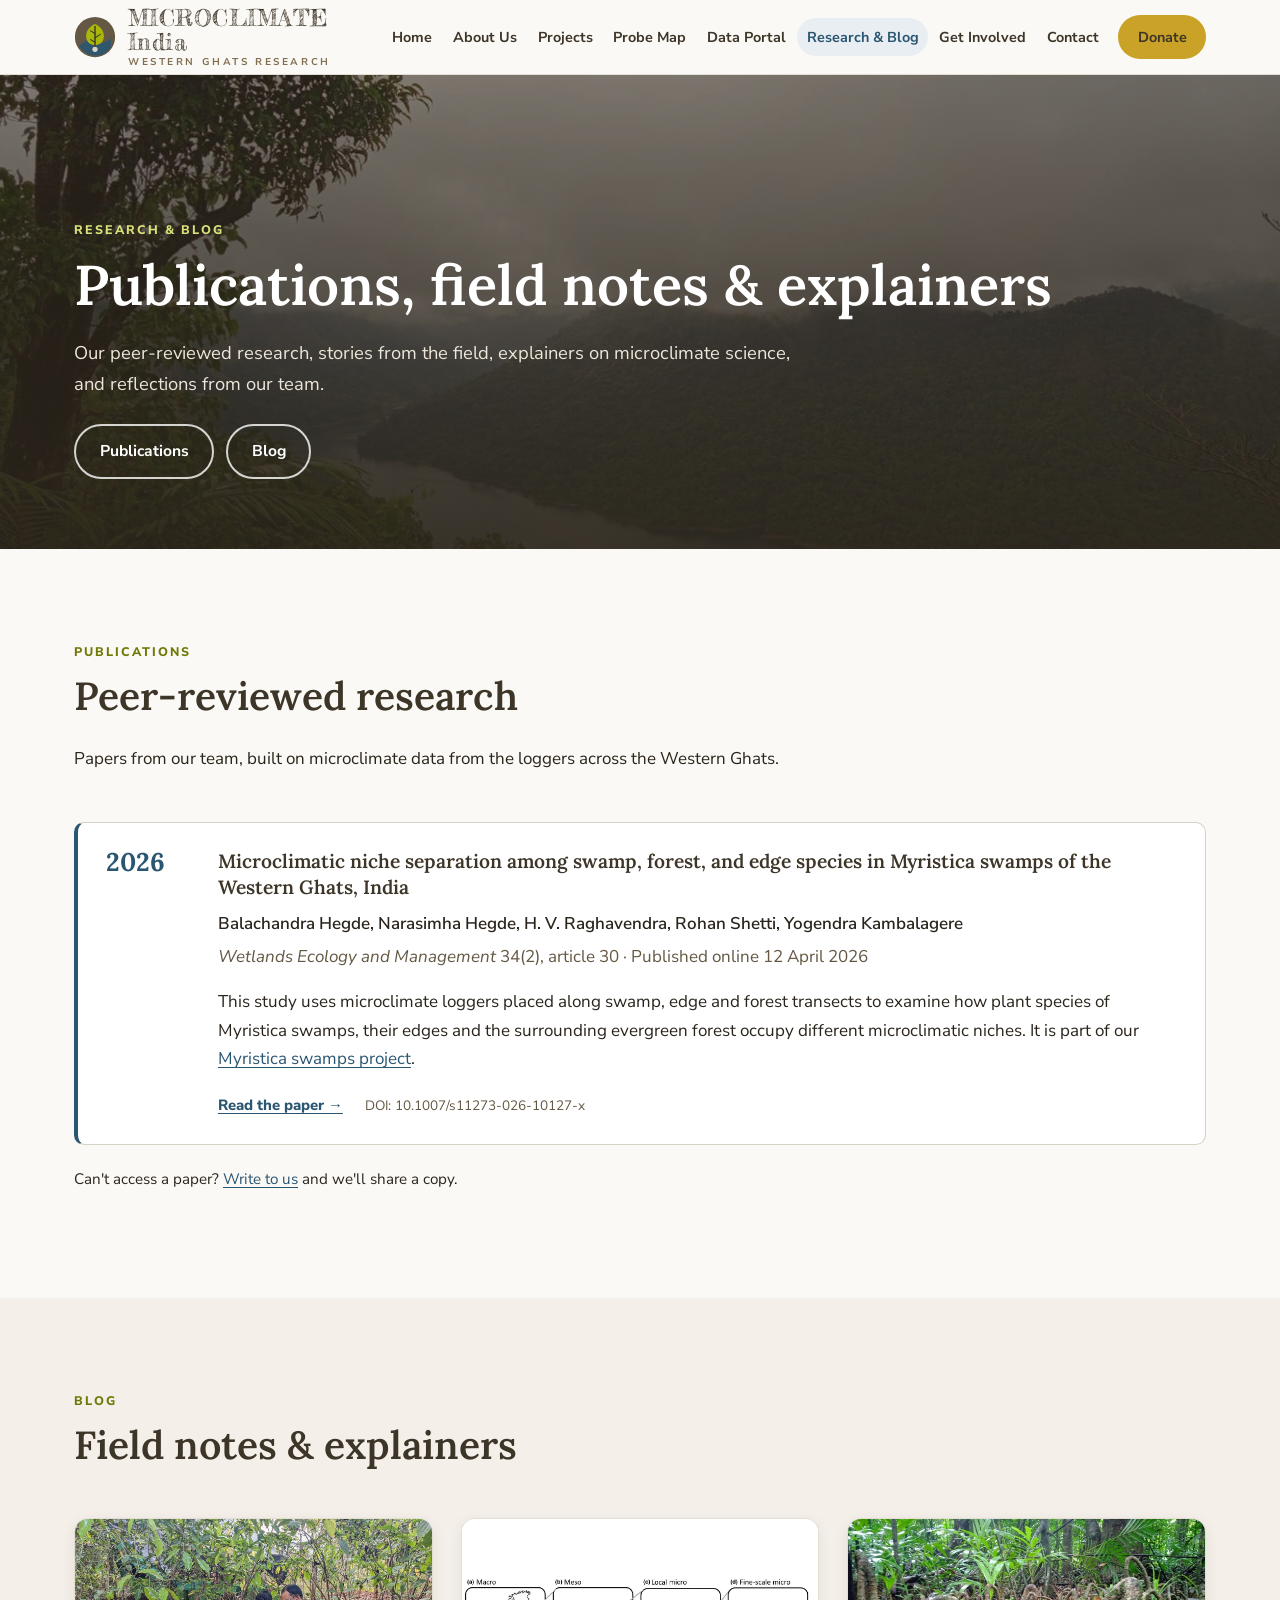
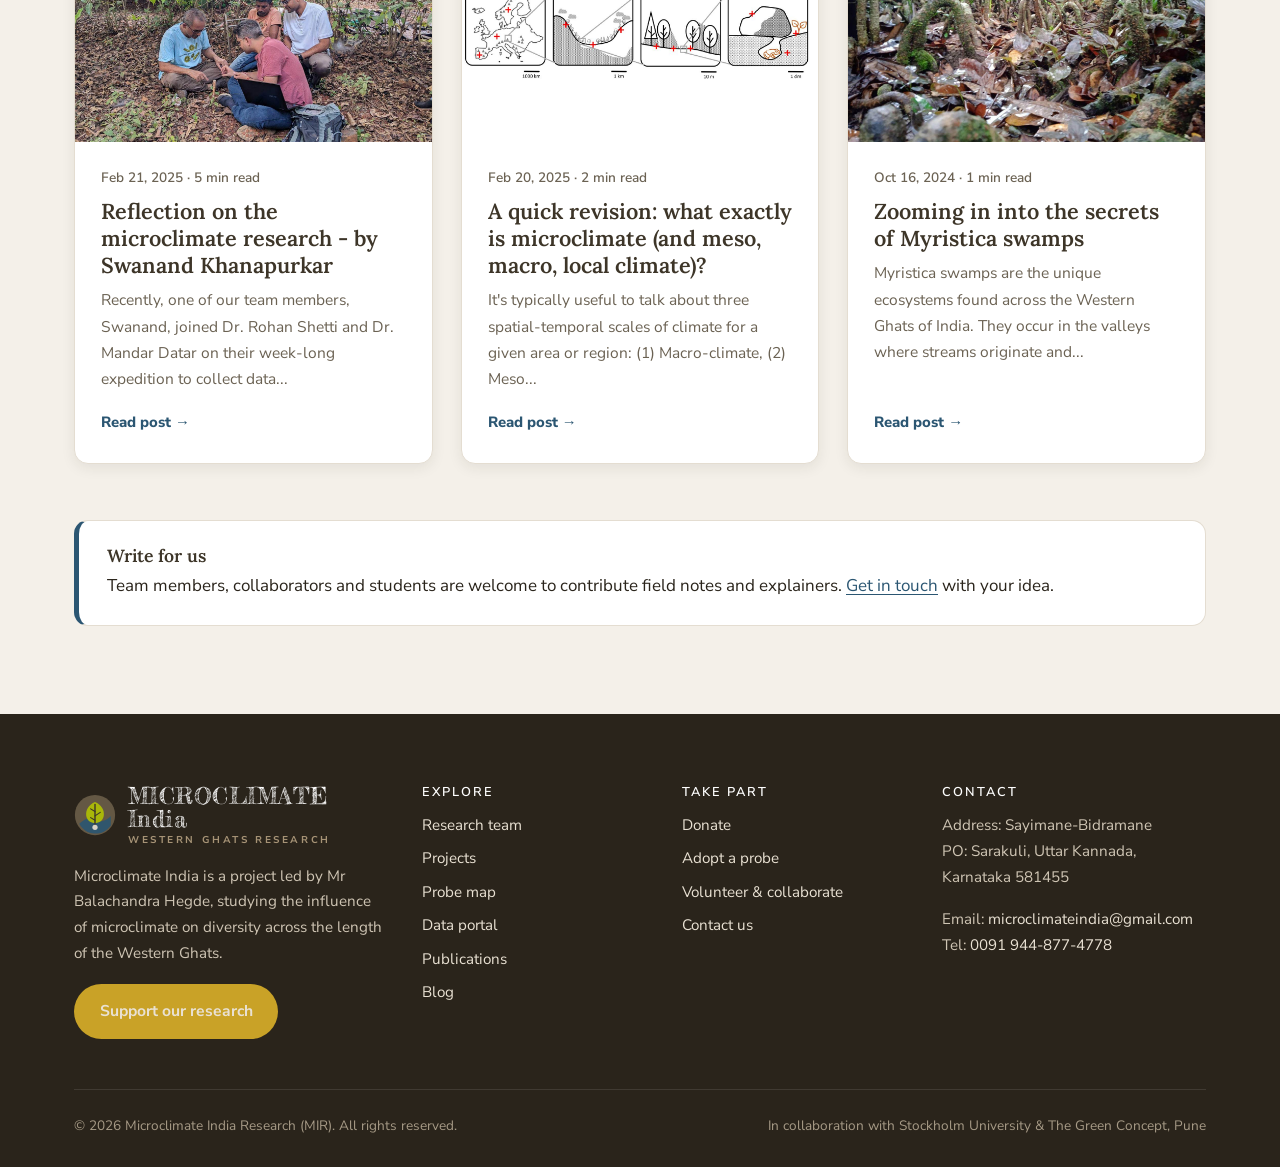
<file: blog.html>
<!doctype html>
<html lang="en">
<head>
  <meta charset="utf-8">
  <meta name="viewport" content="width=device-width, initial-scale=1">
  <title>Publications &amp; blog | Microclimate India</title>
  <meta name="description" content="Peer-reviewed research on Myristica swamp microclimate, plus field notes and explainers on microclimate science from the Western Ghats of India.">
  <meta name="theme-color" content="#645844">
  <link rel="icon" href="assets/favicon.svg" type="image/svg+xml">
  <link rel="preconnect" href="https://fonts.googleapis.com">
  <link rel="preconnect" href="https://fonts.gstatic.com" crossorigin>
  <link href="https://fonts.googleapis.com/css2?family=Fredericka+the+Great&family=Lora:wght@500;600;700&family=Nunito+Sans:wght@400;600;700;800&display=swap" rel="stylesheet">
  <link rel="stylesheet" href="css/style.css">
<!-- SEO -->
  <link rel="canonical" href="https://microclimateindia.com/blog.html">
  <meta property="og:site_name" content="Microclimate India">
  <meta property="og:type" content="website">
  <meta property="og:title" content="Publications &amp; blog | Microclimate India">
  <meta property="og:description" content="Peer-reviewed research on Myristica swamp microclimate, plus field notes and explainers on microclimate science from the Western Ghats of India.">
  <meta property="og:url" content="https://microclimateindia.com/blog.html">
  <meta property="og:image" content="https://microclimateindia.com/assets/img/wg-valley-3.jpg">
  <meta property="og:locale" content="en_IN">
  <meta name="twitter:card" content="summary_large_image">
  <meta name="twitter:title" content="Publications &amp; blog | Microclimate India">
  <meta name="twitter:description" content="Peer-reviewed research on Myristica swamp microclimate, plus field notes and explainers on microclimate science from the Western Ghats of India.">
  <meta name="twitter:image" content="https://microclimateindia.com/assets/img/wg-valley-3.jpg">
  <script type="application/ld+json">{"@context":"https://schema.org","@graph":[{"@type":"ResearchOrganization","@id":"https://microclimateindia.com/#org","name":"Microclimate India Research","alternateName":["MIR","Microclimate India"],"url":"https://microclimateindia.com/","logo":"https://microclimateindia.com/assets/img/og-default.jpg","email":"microclimateindia@gmail.com","telephone":"+91-9448774778","description":"Microclimate India Research (MIR) runs India\u0027s first microclimate logger network, studying how fine-scale forest climate shapes biodiversity across the Western Ghats.","address":{"@type":"PostalAddress","streetAddress":"Sayimane-Bidramane, PO: Sarakuli","addressRegion":"Uttara Kannada, Karnataka","postalCode":"581455","addressCountry":"IN"},"areaServed":"Western Ghats, India","founder":{"@type":"Person","name":"Balachandra Hegde"},"knowsAbout":["Microclimate","Western Ghats","Myristica swamps","Forest ecology","Biodiversity conservation","TMS-4 data loggers","Soil moisture","Climate change ecology"]},{"@type":"CollectionPage","@id":"https://microclimateindia.com/blog.html#page","url":"https://microclimateindia.com/blog.html","name":"Publications \u0026 blog | Microclimate India","description":"Peer-reviewed research on Myristica swamp microclimate, plus field notes and explainers on microclimate science from the Western Ghats of India.","isPartOf":{"@id":"https://microclimateindia.com/#website"},"publisher":{"@id":"https://microclimateindia.com/#org"},"primaryImageOfPage":"https://microclimateindia.com/assets/img/wg-valley-3.jpg","inLanguage":"en"},{"@type":"ScholarlyArticle","headline":"Microclimatic niche separation among swamp, forest, and edge species in Myristica swamps of the Western Ghats, India","author":[{"@type":"Person","name":"Balachandra Hegde"},{"@type":"Person","name":"Narasimha Hegde"},{"@type":"Person","name":"H. V. Raghavendra"},{"@type":"Person","name":"Rohan Shetti"},{"@type":"Person","name":"Yogendra Kambalagere"}],"datePublished":"2026-04-12","isPartOf":{"@type":"Periodical","name":"Wetlands Ecology and Management"},"volumeNumber":"34","issueNumber":"2","identifier":"https://doi.org/10.1007/s11273-026-10127-x","url":"https://doi.org/10.1007/s11273-026-10127-x","about":"Myristica swamps; microclimate; Western Ghats"}]}</script>
<!-- /SEO -->
</head>
<body data-root="" data-page="blog">
<!-- LAYOUT:HEADER -->
<a class="skip-link" href="#main">Skip to content</a>
<header class="site-header"><div class="container header-inner"><a class="brand " href="index.html" aria-label="Microclimate India home"><svg class="brand-mark" viewBox="0 0 48 48" aria-hidden="true"><circle cx="24" cy="24" r="23" fill="#645844"/><path d="M6 34c6-5 10-7 14-6s7 4 12 3 8-4 10-6v11a21 21 0 0 1-36-2z" fill="#2b5672" opacity=".9"/><path d="M24 9c7 3 11 9 10 16-1 5-5 8-10 8s-9-3-10-8c-1-7 3-13 10-16z" fill="#a9b709"/><path d="M24 12v24" stroke="#3d3528" stroke-width="1.6" stroke-linecap="round"/><path d="M24 20l-5-3M24 25l6-4M24 30l-5-3" stroke="#3d3528" stroke-width="1.3" stroke-linecap="round"/><circle cx="24" cy="38" r="3" fill="#d8d1c6"/></svg><span class="brand-text">MICROCLIMATE India<small>Western Ghats Research</small></span></a><button class="nav-toggle" aria-label="Open menu" aria-expanded="false" aria-controls="site-nav"><svg viewBox="0 0 24 24" fill="none" stroke="currentColor" stroke-width="2" stroke-linecap="round"><path d="M3 6h18M3 12h18M3 18h18"/></svg></button><nav class="nav" id="site-nav" aria-label="Main"><a href="index.html">Home</a><a href="about.html">About Us</a><a href="projects.html">Projects</a><a href="probe-map.html">Probe Map</a><a href="data.html">Data Portal</a><a href="blog.html" class="active" aria-current="page">Research &amp; Blog</a><a href="get-involved.html">Get Involved</a><a href="contact.html">Contact</a><a class="btn btn-donate" href="donate.html">Donate</a></nav></div></header>
<!-- /LAYOUT:HEADER -->


<main id="main">
  <section class="page-hero">
    <div class="hero-bg" style="background-image:url('assets/img/wg-valley-3.jpg')"></div>
    <div class="container">
      <span class="eyebrow">Research &amp; Blog</span>
      <h1>Publications, field notes &amp; explainers</h1>
      <p>Our peer-reviewed research, stories from the field, explainers on microclimate science, and reflections from our team.</p>
      <div class="btn-row" style="margin-top:24px">
        <a class="btn btn-light" href="#publications">Publications</a>
        <a class="btn btn-light" href="#blog">Blog</a>
      </div>
    </div>
  </section>

  <section class="section" id="publications">
    <div class="container">
      <div class="section-head reveal">
        <span class="eyebrow">Publications</span>
        <h2>Peer-reviewed research</h2>
        <p>Papers from our team, built on microclimate data from the loggers across the Western Ghats.</p>
      </div>
      <div class="pub-list">
        <article class="pub reveal">
          <div class="pub-year">2026</div>
          <div class="pub-body">
            <h3><a href="https://doi.org/10.1007/s11273-026-10127-x" target="_blank" rel="noopener">Microclimatic niche separation among swamp, forest, and edge species in Myristica swamps of the Western Ghats, India</a></h3>
            <p class="pub-authors">Balachandra Hegde, Narasimha Hegde, H. V. Raghavendra, Rohan Shetti, Yogendra Kambalagere</p>
            <p class="pub-journal"><em>Wetlands Ecology and Management</em> 34(2), article 30 · Published online 12 April 2026</p>
            <p>This study uses microclimate loggers placed along swamp, edge and forest transects to examine how plant species of Myristica swamps, their edges and the surrounding evergreen forest occupy different microclimatic niches. It is part of our <a href="projects.html#myristica-swamps">Myristica swamps project</a>.</p>
            <div class="pub-links">
              <a class="card-link" href="https://doi.org/10.1007/s11273-026-10127-x" target="_blank" rel="noopener">Read the paper &rarr;</a>
              <span class="pub-doi">DOI: 10.1007/s11273-026-10127-x</span>
            </div>
          </div>
        </article>
      </div>
      <p class="pub-note reveal">Can't access a paper? <a href="contact.html">Write to us</a> and we'll share a copy.</p>
    </div>
  </section>

  <section class="section bg-sand" id="blog">
    <div class="container">
      <div class="section-head reveal">
        <span class="eyebrow">Blog</span>
        <h2>Field notes &amp; explainers</h2>
      </div>
      <div class="grid grid-3">
        <a class="card post-card reveal" href="blog/reflection-on-the-microclimate-research.html">
          <div class="card-img"><img src="assets/img/blog/reflection-chiplun.jpg" alt="Downloading data from a microclimate probe near Chiplun" loading="lazy"></div>
          <div class="card-body">
            <span class="meta">Feb 21, 2025 · 5 min read</span>
            <h3 style="margin-top:.4em">Reflection on the microclimate research - by Swanand Khanapurkar</h3>
            <p>Recently, one of our team members, Swanand, joined Dr. Rohan Shetti and Dr. Mandar Datar on their week-long expedition to collect data...</p>
            <span class="card-link">Read post &rarr;</span>
          </div>
        </a>
        <a class="card post-card reveal" href="blog/what-exactly-is-microclimate.html">
          <div class="card-img"><img src="assets/img/blog/climate-scales.jpg" alt="Schematic of nested climate scales" loading="lazy" style="object-fit:contain;background:#fff"></div>
          <div class="card-body">
            <span class="meta">Feb 20, 2025 · 2 min read</span>
            <h3 style="margin-top:.4em">A quick revision: what exactly is microclimate (and meso, macro, local climate)?</h3>
            <p>It's typically useful to talk about three spatial-temporal scales of climate for a given area or region: (1) Macro-climate, (2) Meso...</p>
            <span class="card-link">Read post &rarr;</span>
          </div>
        </a>
        <a class="card post-card reveal" href="blog/secrets-of-myristica-swamps.html">
          <div class="card-img"><img src="assets/img/blog/myristica.jpg" alt="Myristica swamp" loading="lazy"></div>
          <div class="card-body">
            <span class="meta">Oct 16, 2024 · 1 min read</span>
            <h3 style="margin-top:.4em">Zooming in into the secrets of Myristica swamps</h3>
            <p>Myristica swamps are the unique ecosystems found across the Western Ghats of India. They occur in the valleys where streams originate and...</p>
            <span class="card-link">Read post &rarr;</span>
          </div>
        </a>
      </div>
      <div class="callout" style="margin-top:56px">
        <h4>Write for us</h4>
        <p>Team members, collaborators and students are welcome to contribute field notes and explainers. <a href="contact.html">Get in touch</a> with your idea.</p>
      </div>
    </div>
  </section>
</main>

<!-- LAYOUT:FOOTER -->
<footer class="site-footer"><div class="container"><div class="footer-grid">
<div class="footer-brand"><a class="brand " href="index.html" aria-label="Microclimate India home"><svg class="brand-mark" viewBox="0 0 48 48" aria-hidden="true"><circle cx="24" cy="24" r="23" fill="#645844"/><path d="M6 34c6-5 10-7 14-6s7 4 12 3 8-4 10-6v11a21 21 0 0 1-36-2z" fill="#2b5672" opacity=".9"/><path d="M24 9c7 3 11 9 10 16-1 5-5 8-10 8s-9-3-10-8c-1-7 3-13 10-16z" fill="#a9b709"/><path d="M24 12v24" stroke="#3d3528" stroke-width="1.6" stroke-linecap="round"/><path d="M24 20l-5-3M24 25l6-4M24 30l-5-3" stroke="#3d3528" stroke-width="1.3" stroke-linecap="round"/><circle cx="24" cy="38" r="3" fill="#d8d1c6"/></svg><span class="brand-text">MICROCLIMATE India<small>Western Ghats Research</small></span></a><p style="margin-top:18px">Microclimate India is a project led by Mr Balachandra Hegde, studying the influence of microclimate on diversity across the length of the Western Ghats.</p><a class="btn btn-donate" href="donate.html">Support our research</a></div>
<div><h4>Explore</h4><ul><li><a href="about.html">Research team</a></li><li><a href="projects.html">Projects</a></li><li><a href="probe-map.html">Probe map</a></li><li><a href="data.html">Data portal</a></li><li><a href="blog.html#publications">Publications</a></li><li><a href="blog.html#blog">Blog</a></li></ul></div>
<div><h4>Take part</h4><ul><li><a href="donate.html">Donate</a></li><li><a href="donate.html#adopt">Adopt a probe</a></li><li><a href="get-involved.html">Volunteer &amp; collaborate</a></li><li><a href="contact.html">Contact us</a></li></ul></div>
<div><h4>Contact</h4><p>Address: Sayimane-Bidramane<br>PO: Sarakuli, Uttar Kannada,<br>Karnataka 581455</p><p>Email: <a href="mailto:microclimateindia@gmail.com">microclimateindia@gmail.com</a><br>Tel: <a href="tel:+919448774778">0091 944-877-4778</a></p></div>
</div>
<div class="footer-bottom"><span>&copy; <span class="js-year">2026</span> Microclimate India Research (MIR). All rights reserved.</span><span>In collaboration with Stockholm University &amp; The Green Concept, Pune</span></div>
</div></footer>
<!-- /LAYOUT:FOOTER -->

<script src="js/main.js"></script>
</body>
</html>
</file>
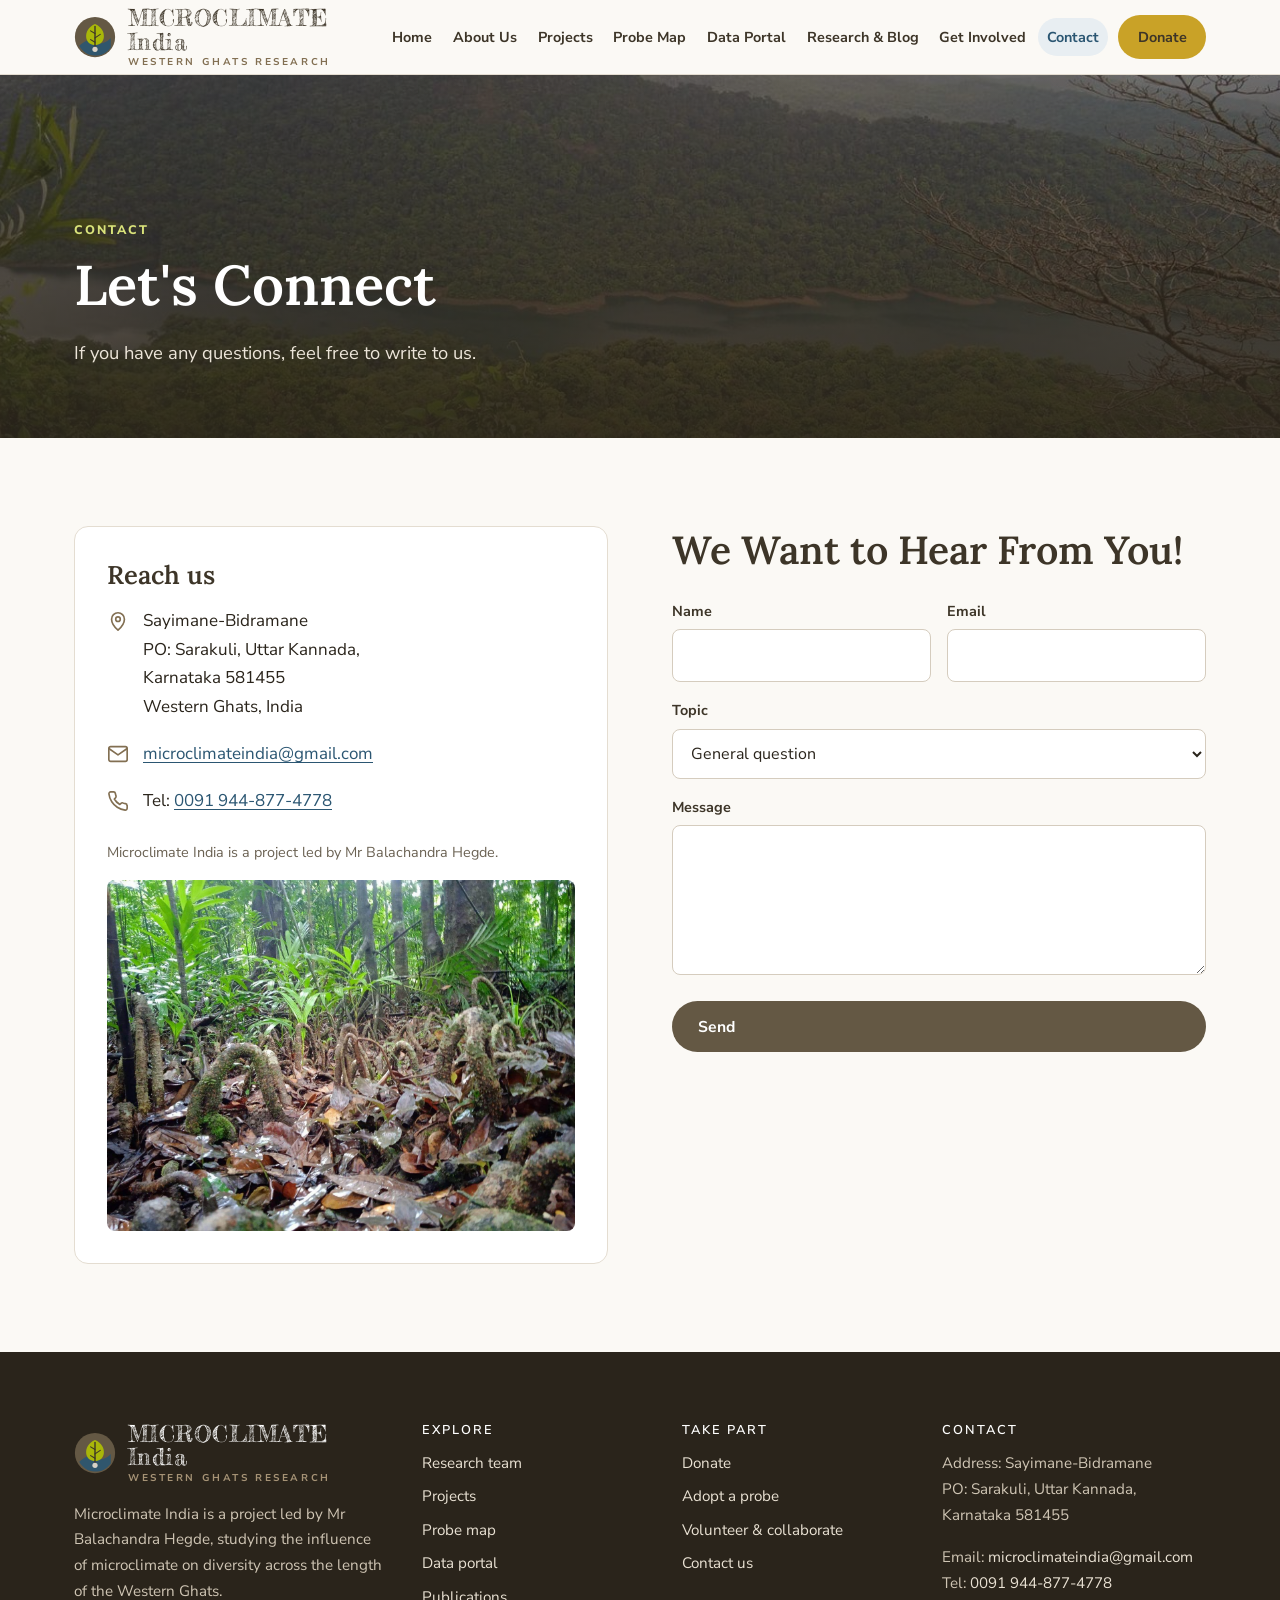
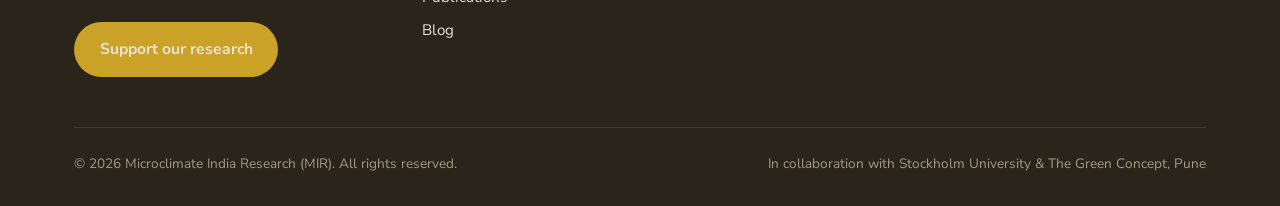
<file: contact.html>
<!doctype html>
<html lang="en">
<head>
  <meta charset="utf-8">
  <meta name="viewport" content="width=device-width, initial-scale=1">
  <title>Contact | Microclimate India</title>
  <meta name="description" content="Contact Microclimate India Research, Sayimane-Bidramane, Uttara Kannada, Karnataka. Write to microclimateindia@gmail.com about collaborations, data or donations.">
  <meta name="theme-color" content="#645844">
  <link rel="icon" href="assets/favicon.svg" type="image/svg+xml">
  <link rel="preconnect" href="https://fonts.googleapis.com">
  <link rel="preconnect" href="https://fonts.gstatic.com" crossorigin>
  <link href="https://fonts.googleapis.com/css2?family=Fredericka+the+Great&family=Lora:wght@500;600;700&family=Nunito+Sans:wght@400;600;700;800&display=swap" rel="stylesheet">
  <link rel="stylesheet" href="css/style.css">
<!-- SEO -->
  <link rel="canonical" href="https://microclimateindia.com/contact.html">
  <meta property="og:site_name" content="Microclimate India">
  <meta property="og:type" content="website">
  <meta property="og:title" content="Contact | Microclimate India">
  <meta property="og:description" content="Contact Microclimate India Research, Sayimane-Bidramane, Uttara Kannada, Karnataka. Write to microclimateindia@gmail.com about collaborations, data or donations.">
  <meta property="og:url" content="https://microclimateindia.com/contact.html">
  <meta property="og:image" content="https://microclimateindia.com/assets/img/wg-valley-2.jpg">
  <meta property="og:locale" content="en_IN">
  <meta name="twitter:card" content="summary_large_image">
  <meta name="twitter:title" content="Contact | Microclimate India">
  <meta name="twitter:description" content="Contact Microclimate India Research, Sayimane-Bidramane, Uttara Kannada, Karnataka. Write to microclimateindia@gmail.com about collaborations, data or donations.">
  <meta name="twitter:image" content="https://microclimateindia.com/assets/img/wg-valley-2.jpg">
  <script type="application/ld+json">{"@context":"https://schema.org","@graph":[{"@type":"ResearchOrganization","@id":"https://microclimateindia.com/#org","name":"Microclimate India Research","alternateName":["MIR","Microclimate India"],"url":"https://microclimateindia.com/","logo":"https://microclimateindia.com/assets/img/og-default.jpg","email":"microclimateindia@gmail.com","telephone":"+91-9448774778","description":"Microclimate India Research (MIR) runs India\u0027s first microclimate logger network, studying how fine-scale forest climate shapes biodiversity across the Western Ghats.","address":{"@type":"PostalAddress","streetAddress":"Sayimane-Bidramane, PO: Sarakuli","addressRegion":"Uttara Kannada, Karnataka","postalCode":"581455","addressCountry":"IN"},"areaServed":"Western Ghats, India","founder":{"@type":"Person","name":"Balachandra Hegde"},"knowsAbout":["Microclimate","Western Ghats","Myristica swamps","Forest ecology","Biodiversity conservation","TMS-4 data loggers","Soil moisture","Climate change ecology"]},{"@type":"WebPage","@id":"https://microclimateindia.com/contact.html#page","url":"https://microclimateindia.com/contact.html","name":"Contact | Microclimate India","description":"Contact Microclimate India Research, Sayimane-Bidramane, Uttara Kannada, Karnataka. Write to microclimateindia@gmail.com about collaborations, data or donations.","isPartOf":{"@id":"https://microclimateindia.com/#website"},"publisher":{"@id":"https://microclimateindia.com/#org"},"primaryImageOfPage":"https://microclimateindia.com/assets/img/wg-valley-2.jpg","inLanguage":"en"}]}</script>
<!-- /SEO -->
</head>
<body data-root="" data-page="contact">
<!-- LAYOUT:HEADER -->
<a class="skip-link" href="#main">Skip to content</a>
<header class="site-header"><div class="container header-inner"><a class="brand " href="index.html" aria-label="Microclimate India home"><svg class="brand-mark" viewBox="0 0 48 48" aria-hidden="true"><circle cx="24" cy="24" r="23" fill="#645844"/><path d="M6 34c6-5 10-7 14-6s7 4 12 3 8-4 10-6v11a21 21 0 0 1-36-2z" fill="#2b5672" opacity=".9"/><path d="M24 9c7 3 11 9 10 16-1 5-5 8-10 8s-9-3-10-8c-1-7 3-13 10-16z" fill="#a9b709"/><path d="M24 12v24" stroke="#3d3528" stroke-width="1.6" stroke-linecap="round"/><path d="M24 20l-5-3M24 25l6-4M24 30l-5-3" stroke="#3d3528" stroke-width="1.3" stroke-linecap="round"/><circle cx="24" cy="38" r="3" fill="#d8d1c6"/></svg><span class="brand-text">MICROCLIMATE India<small>Western Ghats Research</small></span></a><button class="nav-toggle" aria-label="Open menu" aria-expanded="false" aria-controls="site-nav"><svg viewBox="0 0 24 24" fill="none" stroke="currentColor" stroke-width="2" stroke-linecap="round"><path d="M3 6h18M3 12h18M3 18h18"/></svg></button><nav class="nav" id="site-nav" aria-label="Main"><a href="index.html">Home</a><a href="about.html">About Us</a><a href="projects.html">Projects</a><a href="probe-map.html">Probe Map</a><a href="data.html">Data Portal</a><a href="blog.html">Research &amp; Blog</a><a href="get-involved.html">Get Involved</a><a href="contact.html" class="active" aria-current="page">Contact</a><a class="btn btn-donate" href="donate.html">Donate</a></nav></div></header>
<!-- /LAYOUT:HEADER -->


<main id="main">
  <section class="page-hero">
    <div class="hero-bg" style="background-image:url('assets/img/wg-valley-2.jpg')"></div>
    <div class="container">
      <span class="eyebrow">Contact</span>
      <h1>Let's Connect</h1>
      <p>If you have any questions, feel free to write to us.</p>
    </div>
  </section>

  <section class="section">
    <div class="container split" style="align-items:start">
      <div class="contact-card reveal">
        <h2 style="font-size:1.6rem">Reach us</h2>
        <div class="contact-line">
          <svg viewBox="0 0 24 24" fill="none" stroke="currentColor" stroke-width="1.8" stroke-linecap="round" stroke-linejoin="round"><path d="M12 22s-7-6.2-7-12a7 7 0 0 1 14 0c0 5.8-7 12-7 12z"/><circle cx="12" cy="10" r="2.5"/></svg>
          <div>Sayimane-Bidramane<br>PO: Sarakuli, Uttar Kannada,<br>Karnataka 581455<br>Western Ghats, India</div>
        </div>
        <div class="contact-line">
          <svg viewBox="0 0 24 24" fill="none" stroke="currentColor" stroke-width="1.8" stroke-linecap="round" stroke-linejoin="round"><rect x="2" y="4" width="20" height="16" rx="2"/><path d="M22 6l-10 7L2 6"/></svg>
          <div><a href="mailto:microclimateindia@gmail.com">microclimateindia@gmail.com</a></div>
        </div>
        <div class="contact-line">
          <svg viewBox="0 0 24 24" fill="none" stroke="currentColor" stroke-width="1.8" stroke-linecap="round" stroke-linejoin="round"><path d="M22 16.9v3a2 2 0 0 1-2.2 2 19.8 19.8 0 0 1-8.6-3.1 19.5 19.5 0 0 1-6-6A19.8 19.8 0 0 1 2.1 4.2 2 2 0 0 1 4.1 2h3a2 2 0 0 1 2 1.7c.1.9.4 1.8.7 2.7a2 2 0 0 1-.5 2.1L8 9.8a16 16 0 0 0 6 6l1.3-1.3a2 2 0 0 1 2.1-.4c.9.3 1.8.6 2.7.7a2 2 0 0 1 1.7 2z"/></svg>
          <div>Tel: <a href="tel:+919448774778">0091 944-877-4778</a></div>
        </div>
        <p class="small muted" style="margin-top:24px">Microclimate India is a project led by Mr Balachandra Hegde.</p>
        <img src="assets/img/swamp-3.jpg" alt="Myristica swamp near Sirsi" style="border-radius:var(--radius-sm);margin-top:12px" loading="lazy">
      </div>

      <div class="reveal">
        <h2>We Want to Hear From You!</h2>
        <form class="form" data-mailto data-subject="Website enquiry">
          <div class="row">
            <div><label for="c-name">Name</label><input id="c-name" name="name" required autocomplete="name"></div>
            <div><label for="c-email">Email</label><input id="c-email" name="email" type="email" required autocomplete="email"></div>
          </div>
          <div><label for="c-topic">Topic</label>
            <select id="c-topic" name="topic">
              <option>General question</option>
              <option>Collaboration / research</option>
              <option>Hosting a probe</option>
              <option>Donation / sponsorship</option>
              <option>Data request</option>
              <option>Students &amp; internships</option>
              <option>Media</option>
            </select>
          </div>
          <div><label for="c-msg">Message</label><textarea id="c-msg" name="message" required></textarea></div>
          <button class="btn btn-primary" type="submit">Send</button>
          <p class="form-note small muted" aria-live="polite"></p>
        </form>
      </div>
    </div>
  </section>
</main>

<!-- LAYOUT:FOOTER -->
<footer class="site-footer"><div class="container"><div class="footer-grid">
<div class="footer-brand"><a class="brand " href="index.html" aria-label="Microclimate India home"><svg class="brand-mark" viewBox="0 0 48 48" aria-hidden="true"><circle cx="24" cy="24" r="23" fill="#645844"/><path d="M6 34c6-5 10-7 14-6s7 4 12 3 8-4 10-6v11a21 21 0 0 1-36-2z" fill="#2b5672" opacity=".9"/><path d="M24 9c7 3 11 9 10 16-1 5-5 8-10 8s-9-3-10-8c-1-7 3-13 10-16z" fill="#a9b709"/><path d="M24 12v24" stroke="#3d3528" stroke-width="1.6" stroke-linecap="round"/><path d="M24 20l-5-3M24 25l6-4M24 30l-5-3" stroke="#3d3528" stroke-width="1.3" stroke-linecap="round"/><circle cx="24" cy="38" r="3" fill="#d8d1c6"/></svg><span class="brand-text">MICROCLIMATE India<small>Western Ghats Research</small></span></a><p style="margin-top:18px">Microclimate India is a project led by Mr Balachandra Hegde, studying the influence of microclimate on diversity across the length of the Western Ghats.</p><a class="btn btn-donate" href="donate.html">Support our research</a></div>
<div><h4>Explore</h4><ul><li><a href="about.html">Research team</a></li><li><a href="projects.html">Projects</a></li><li><a href="probe-map.html">Probe map</a></li><li><a href="data.html">Data portal</a></li><li><a href="blog.html#publications">Publications</a></li><li><a href="blog.html#blog">Blog</a></li></ul></div>
<div><h4>Take part</h4><ul><li><a href="donate.html">Donate</a></li><li><a href="donate.html#adopt">Adopt a probe</a></li><li><a href="get-involved.html">Volunteer &amp; collaborate</a></li><li><a href="contact.html">Contact us</a></li></ul></div>
<div><h4>Contact</h4><p>Address: Sayimane-Bidramane<br>PO: Sarakuli, Uttar Kannada,<br>Karnataka 581455</p><p>Email: <a href="mailto:microclimateindia@gmail.com">microclimateindia@gmail.com</a><br>Tel: <a href="tel:+919448774778">0091 944-877-4778</a></p></div>
</div>
<div class="footer-bottom"><span>&copy; <span class="js-year">2026</span> Microclimate India Research (MIR). All rights reserved.</span><span>In collaboration with Stockholm University &amp; The Green Concept, Pune</span></div>
</div></footer>
<!-- /LAYOUT:FOOTER -->

<script src="js/main.js"></script>
</body>
</html>
</file>
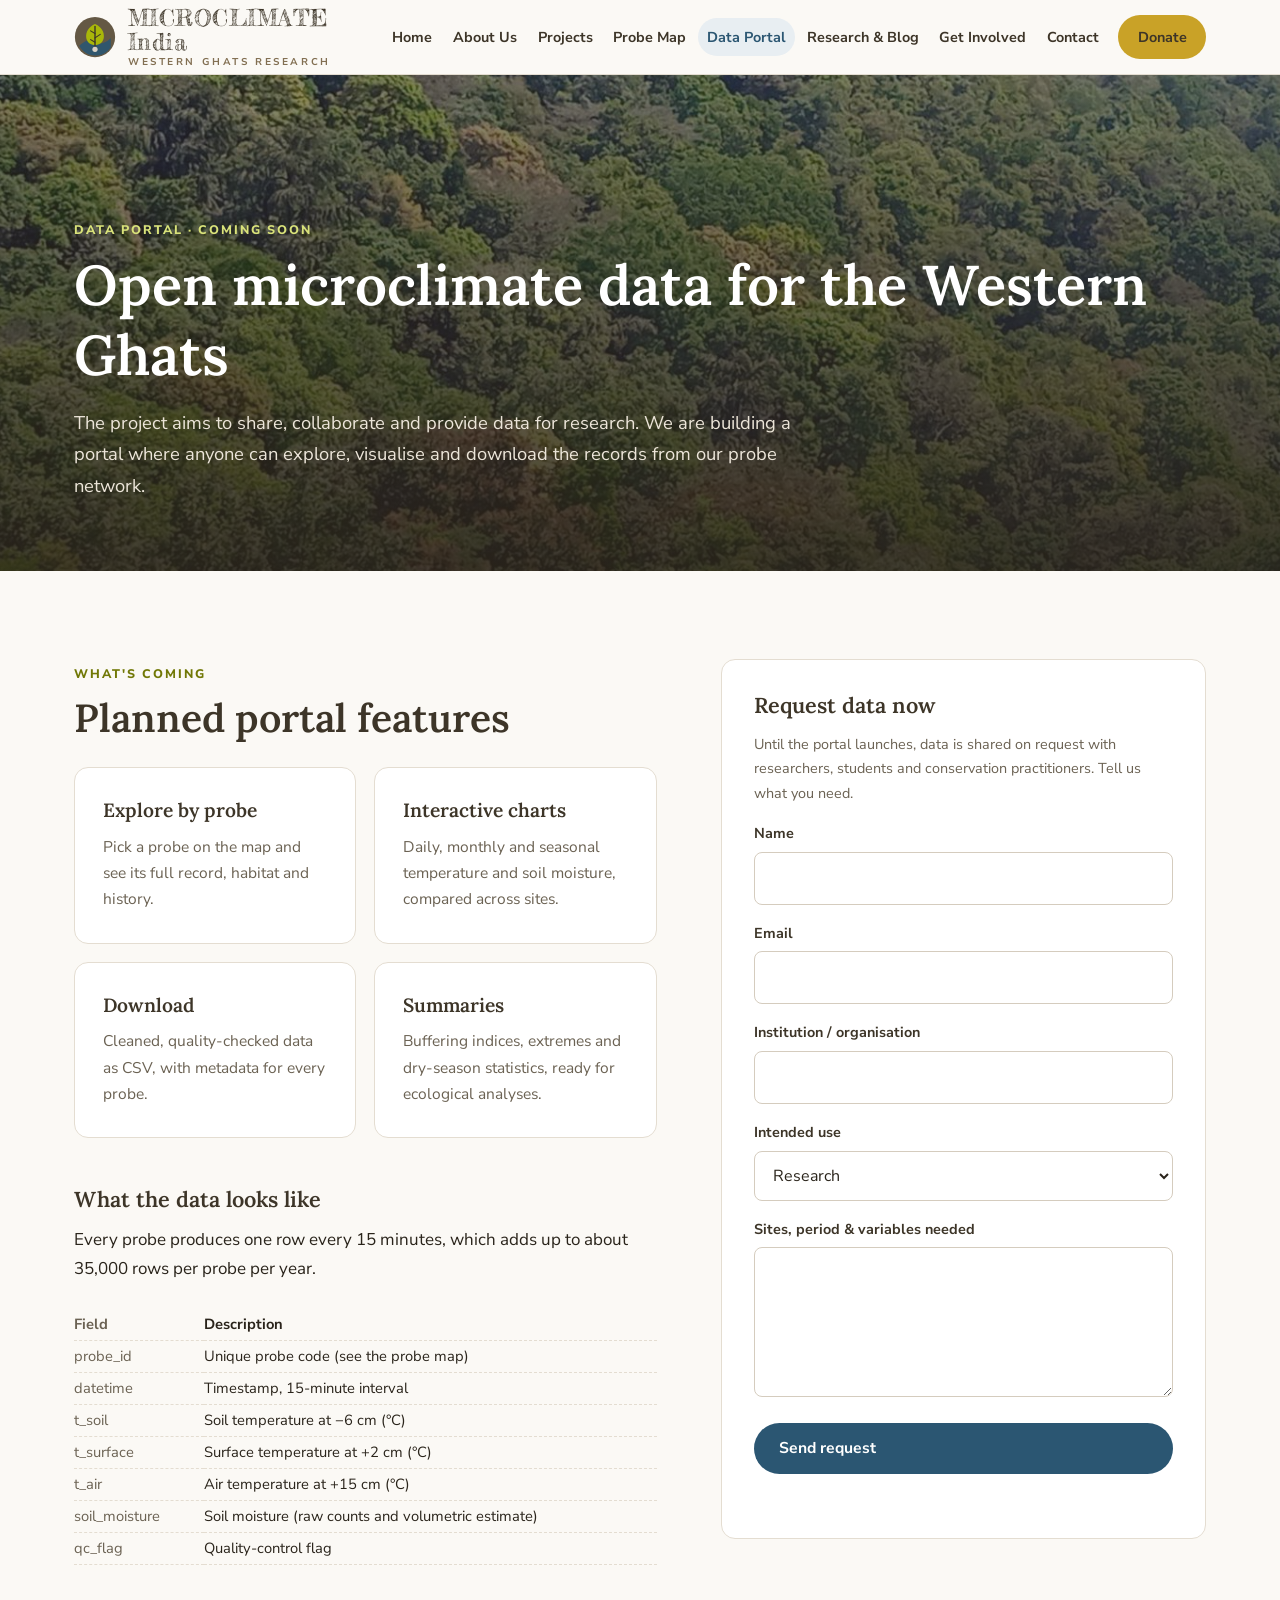
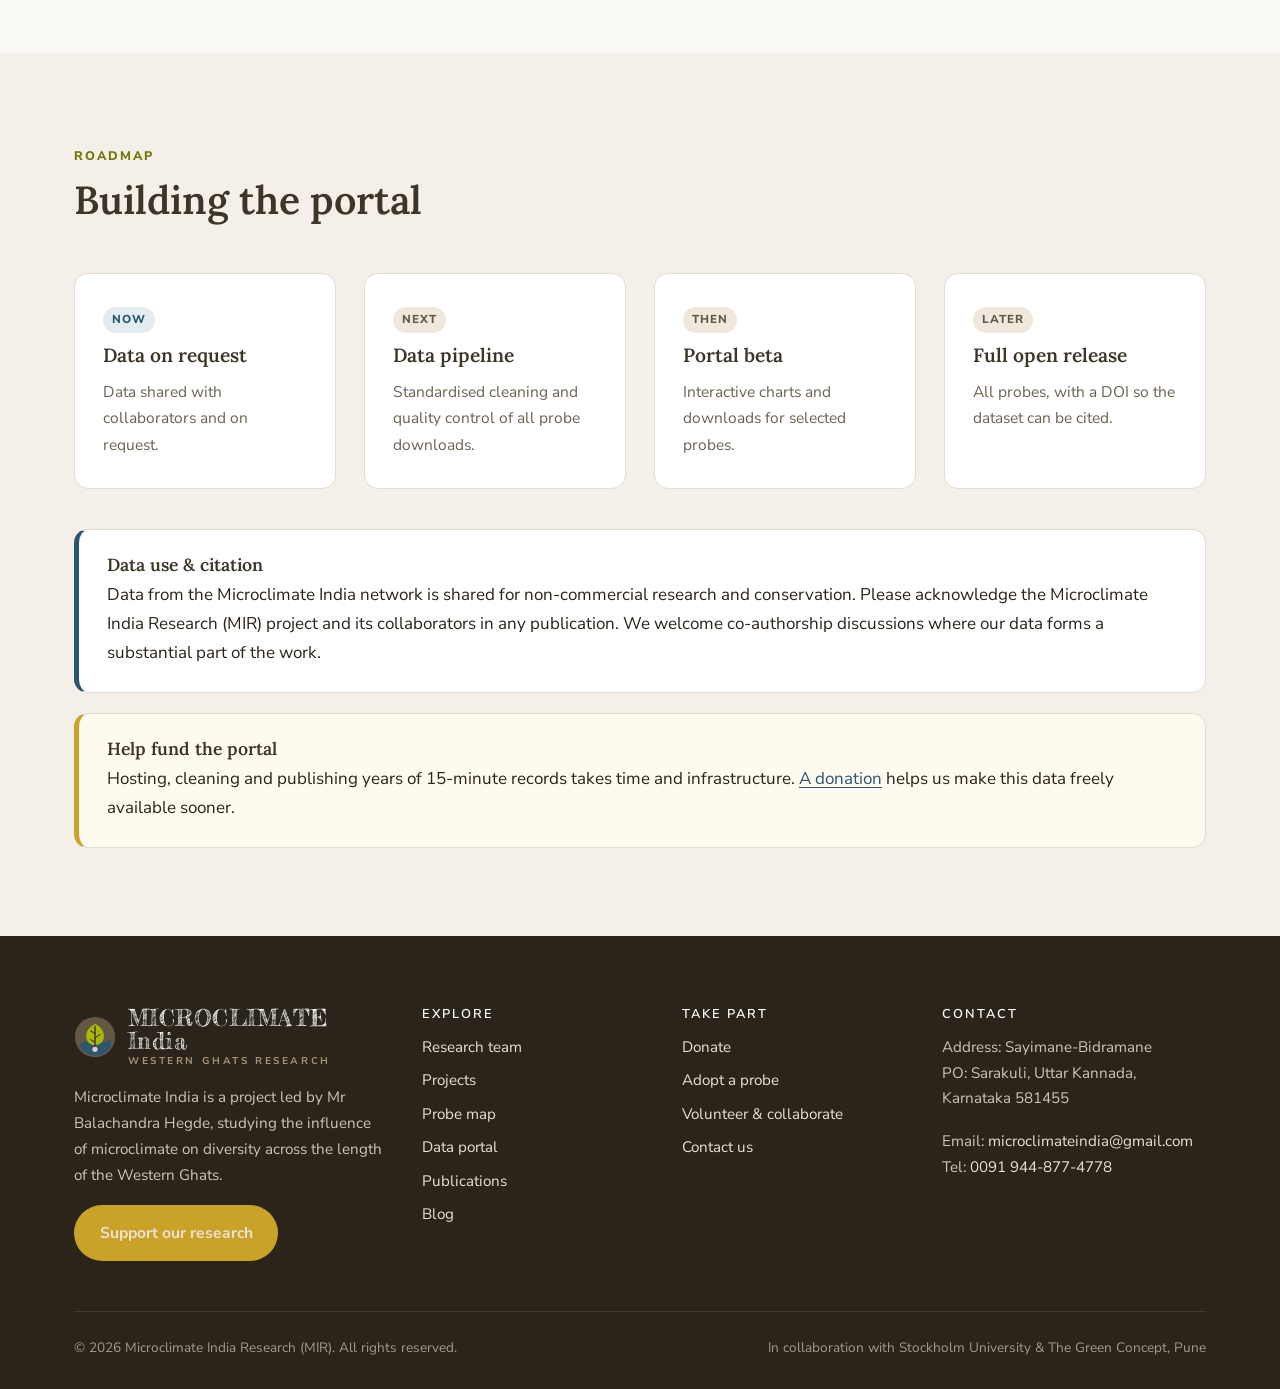
<file: data.html>
<!doctype html>
<html lang="en">
<head>
  <meta charset="utf-8">
  <meta name="viewport" content="width=device-width, initial-scale=1">
  <title>Data portal: Western Ghats microclimate data | Microclimate India</title>
  <meta name="description" content="Request 15-minute soil, surface and air temperature and soil moisture records from India&rsquo;s first microclimate logger network in the Western Ghats.">
  <meta name="theme-color" content="#645844">
  <link rel="icon" href="assets/favicon.svg" type="image/svg+xml">
  <link rel="preconnect" href="https://fonts.googleapis.com">
  <link rel="preconnect" href="https://fonts.gstatic.com" crossorigin>
  <link href="https://fonts.googleapis.com/css2?family=Fredericka+the+Great&family=Lora:wght@500;600;700&family=Nunito+Sans:wght@400;600;700;800&display=swap" rel="stylesheet">
  <link rel="stylesheet" href="css/style.css">
<!-- SEO -->
  <link rel="canonical" href="https://microclimateindia.com/data.html">
  <meta property="og:site_name" content="Microclimate India">
  <meta property="og:type" content="website">
  <meta property="og:title" content="Data portal: Western Ghats microclimate data | Microclimate India">
  <meta property="og:description" content="Request 15-minute soil, surface and air temperature and soil moisture records from India’s first microclimate logger network in the Western Ghats.">
  <meta property="og:url" content="https://microclimateindia.com/data.html">
  <meta property="og:image" content="https://microclimateindia.com/assets/img/wg-canopy-2.jpg">
  <meta property="og:locale" content="en_IN">
  <meta name="twitter:card" content="summary_large_image">
  <meta name="twitter:title" content="Data portal: Western Ghats microclimate data | Microclimate India">
  <meta name="twitter:description" content="Request 15-minute soil, surface and air temperature and soil moisture records from India’s first microclimate logger network in the Western Ghats.">
  <meta name="twitter:image" content="https://microclimateindia.com/assets/img/wg-canopy-2.jpg">
  <script type="application/ld+json">{"@context":"https://schema.org","@graph":[{"@type":"ResearchOrganization","@id":"https://microclimateindia.com/#org","name":"Microclimate India Research","alternateName":["MIR","Microclimate India"],"url":"https://microclimateindia.com/","logo":"https://microclimateindia.com/assets/img/og-default.jpg","email":"microclimateindia@gmail.com","telephone":"+91-9448774778","description":"Microclimate India Research (MIR) runs India\u0027s first microclimate logger network, studying how fine-scale forest climate shapes biodiversity across the Western Ghats.","address":{"@type":"PostalAddress","streetAddress":"Sayimane-Bidramane, PO: Sarakuli","addressRegion":"Uttara Kannada, Karnataka","postalCode":"581455","addressCountry":"IN"},"areaServed":"Western Ghats, India","founder":{"@type":"Person","name":"Balachandra Hegde"},"knowsAbout":["Microclimate","Western Ghats","Myristica swamps","Forest ecology","Biodiversity conservation","TMS-4 data loggers","Soil moisture","Climate change ecology"]},{"@type":"WebPage","@id":"https://microclimateindia.com/data.html#page","url":"https://microclimateindia.com/data.html","name":"Data portal: Western Ghats microclimate data | Microclimate India","description":"Request 15-minute soil, surface and air temperature and soil moisture records from India’s first microclimate logger network in the Western Ghats.","isPartOf":{"@id":"https://microclimateindia.com/#website"},"publisher":{"@id":"https://microclimateindia.com/#org"},"primaryImageOfPage":"https://microclimateindia.com/assets/img/wg-canopy-2.jpg","inLanguage":"en"},{"@type":"Dataset","@id":"https://microclimateindia.com/data.html#dataset","name":"Western Ghats microclimate logger data (Microclimate India Research)","alternateName":"MIR TMS-4 microclimate dataset","description":"Continuous microclimate records from India\u0027s first microclimate logger network: 34 TOMST TMS-4 data loggers at 13 study sites across the central and northern Western Ghats of India, in Myristica swamps, evergreen forest, forest edges, hilltops and open grasslands. Each logger records soil temperature (-6 cm), surface temperature (+2 cm), air temperature (+15 cm) and soil moisture every 15 minutes. Data are available to researchers on request from the MIR team.","url":"https://microclimateindia.com/data.html","keywords":["microclimate","Western Ghats","India","soil temperature","air temperature","soil moisture","TMS-4","Myristica swamp","forest microclimate","biodiversity hotspot"],"creator":{"@id":"https://microclimateindia.com/#org"},"publisher":{"@id":"https://microclimateindia.com/#org"},"measurementTechnique":"TOMST TMS-4 data logger","variableMeasured":["Soil temperature at -6 cm","Surface temperature at +2 cm","Air temperature at +15 cm","Soil moisture"],"spatialCoverage":{"@type":"Place","name":"Western Ghats, Karnataka, Goa and Maharashtra, India","geo":{"@type":"GeoShape","box":"12.94 73.54 18.33 75.67"}},"conditionsOfAccess":"Available on request from Microclimate India Research. See the data portal page for how to request data.","isAccessibleForFree":false}]}</script>
<!-- /SEO -->
</head>
<body data-root="" data-page="data">
<!-- LAYOUT:HEADER -->
<a class="skip-link" href="#main">Skip to content</a>
<header class="site-header"><div class="container header-inner"><a class="brand " href="index.html" aria-label="Microclimate India home"><svg class="brand-mark" viewBox="0 0 48 48" aria-hidden="true"><circle cx="24" cy="24" r="23" fill="#645844"/><path d="M6 34c6-5 10-7 14-6s7 4 12 3 8-4 10-6v11a21 21 0 0 1-36-2z" fill="#2b5672" opacity=".9"/><path d="M24 9c7 3 11 9 10 16-1 5-5 8-10 8s-9-3-10-8c-1-7 3-13 10-16z" fill="#a9b709"/><path d="M24 12v24" stroke="#3d3528" stroke-width="1.6" stroke-linecap="round"/><path d="M24 20l-5-3M24 25l6-4M24 30l-5-3" stroke="#3d3528" stroke-width="1.3" stroke-linecap="round"/><circle cx="24" cy="38" r="3" fill="#d8d1c6"/></svg><span class="brand-text">MICROCLIMATE India<small>Western Ghats Research</small></span></a><button class="nav-toggle" aria-label="Open menu" aria-expanded="false" aria-controls="site-nav"><svg viewBox="0 0 24 24" fill="none" stroke="currentColor" stroke-width="2" stroke-linecap="round"><path d="M3 6h18M3 12h18M3 18h18"/></svg></button><nav class="nav" id="site-nav" aria-label="Main"><a href="index.html">Home</a><a href="about.html">About Us</a><a href="projects.html">Projects</a><a href="probe-map.html">Probe Map</a><a href="data.html" class="active" aria-current="page">Data Portal</a><a href="blog.html">Research &amp; Blog</a><a href="get-involved.html">Get Involved</a><a href="contact.html">Contact</a><a class="btn btn-donate" href="donate.html">Donate</a></nav></div></header>
<!-- /LAYOUT:HEADER -->


<main id="main">
  <section class="page-hero">
    <div class="hero-bg" style="background-image:url('assets/img/wg-canopy-2.jpg')"></div>
    <div class="container">
      <span class="eyebrow">Data Portal · Coming soon</span>
      <h1>Open microclimate data for the Western Ghats</h1>
      <p>The project aims to share, collaborate and provide data for research. We are building a portal where anyone can explore, visualise and download the records from our probe network.</p>
    </div>
  </section>

  <section class="section">
    <div class="container split wide-left" style="align-items:start">
      <div class="reveal">
        <span class="eyebrow">What's coming</span>
        <h2>Planned portal features</h2>
        <div class="grid grid-2" style="gap:18px;margin-top:24px">
          <div class="icon-card"><h3>Explore by probe</h3><p>Pick a probe on the map and see its full record, habitat and history.</p></div>
          <div class="icon-card"><h3>Interactive charts</h3><p>Daily, monthly and seasonal temperature and soil moisture, compared across sites.</p></div>
          <div class="icon-card"><h3>Download</h3><p>Cleaned, quality-checked data as CSV, with metadata for every probe.</p></div>
          <div class="icon-card"><h3>Summaries</h3><p>Buffering indices, extremes and dry-season statistics, ready for ecological analyses.</p></div>
        </div>

        <h3 style="margin-top:48px">What the data looks like</h3>
        <p>Every probe produces one row every 15 minutes, which adds up to about 35,000 rows per probe per year.</p>
        <div style="overflow-x:auto">
          <table class="popup-table" style="font-size:.92rem;min-width:520px">
            <tr><td><strong>Field</strong></td><td><strong>Description</strong></td></tr>
            <tr><td>probe_id</td><td>Unique probe code (see the probe map)</td></tr>
            <tr><td>datetime</td><td>Timestamp, 15-minute interval</td></tr>
            <tr><td>t_soil</td><td>Soil temperature at −6 cm (°C)</td></tr>
            <tr><td>t_surface</td><td>Surface temperature at +2 cm (°C)</td></tr>
            <tr><td>t_air</td><td>Air temperature at +15 cm (°C)</td></tr>
            <tr><td>soil_moisture</td><td>Soil moisture (raw counts and volumetric estimate)</td></tr>
            <tr><td>qc_flag</td><td>Quality-control flag</td></tr>
          </table>
        </div>
      </div>

      <div class="reveal">
        <div class="contact-card" id="request">
          <h3>Request data now</h3>
          <p class="muted small">Until the portal launches, data is shared on request with researchers, students and conservation practitioners. Tell us what you need.</p>
          <form class="form" data-mailto data-subject="Data request">
            <div><label for="d-name">Name</label><input id="d-name" name="name" required></div>
            <div><label for="d-email">Email</label><input id="d-email" name="email" type="email" required></div>
            <div><label for="d-org">Institution / organisation</label><input id="d-org" name="organisation"></div>
            <div><label for="d-use">Intended use</label>
              <select id="d-use" name="use"><option>Research</option><option>Student thesis</option><option>Conservation / restoration planning</option><option>Teaching</option><option>Other</option></select></div>
            <div><label for="d-msg">Sites, period &amp; variables needed</label><textarea id="d-msg" name="details" required></textarea></div>
            <button class="btn btn-accent" type="submit">Send request</button>
            <p class="form-note small muted" aria-live="polite"></p>
          </form>
        </div>
      </div>
    </div>
  </section>

  <section class="section bg-sand">
    <div class="container">
      <div class="section-head reveal">
        <span class="eyebrow">Roadmap</span>
        <h2>Building the portal</h2>
      </div>
      <div class="grid grid-4">
        <div class="icon-card reveal"><span class="tag slate">Now</span><h3>Data on request</h3><p>Data shared with collaborators and on request.</p></div>
        <div class="icon-card reveal"><span class="tag brown">Next</span><h3>Data pipeline</h3><p>Standardised cleaning and quality control of all probe downloads.</p></div>
        <div class="icon-card reveal"><span class="tag brown">Then</span><h3>Portal beta</h3><p>Interactive charts and downloads for selected probes.</p></div>
        <div class="icon-card reveal"><span class="tag brown">Later</span><h3>Full open release</h3><p>All probes, with a DOI so the dataset can be cited.</p></div>
      </div>
      <div class="callout reveal" style="margin-top:40px">
        <h4>Data use &amp; citation</h4>
        <p>Data from the Microclimate India network is shared for non-commercial research and conservation. Please acknowledge the Microclimate India Research (MIR) project and its collaborators in any publication. We welcome co-authorship discussions where our data forms a substantial part of the work.</p>
      </div>
      <div class="callout warn reveal" style="margin-top:20px">
        <h4>Help fund the portal</h4>
        <p>Hosting, cleaning and publishing years of 15-minute records takes time and infrastructure. <a href="donate.html">A donation</a> helps us make this data freely available sooner.</p>
      </div>
    </div>
  </section>
</main>

<!-- LAYOUT:FOOTER -->
<footer class="site-footer"><div class="container"><div class="footer-grid">
<div class="footer-brand"><a class="brand " href="index.html" aria-label="Microclimate India home"><svg class="brand-mark" viewBox="0 0 48 48" aria-hidden="true"><circle cx="24" cy="24" r="23" fill="#645844"/><path d="M6 34c6-5 10-7 14-6s7 4 12 3 8-4 10-6v11a21 21 0 0 1-36-2z" fill="#2b5672" opacity=".9"/><path d="M24 9c7 3 11 9 10 16-1 5-5 8-10 8s-9-3-10-8c-1-7 3-13 10-16z" fill="#a9b709"/><path d="M24 12v24" stroke="#3d3528" stroke-width="1.6" stroke-linecap="round"/><path d="M24 20l-5-3M24 25l6-4M24 30l-5-3" stroke="#3d3528" stroke-width="1.3" stroke-linecap="round"/><circle cx="24" cy="38" r="3" fill="#d8d1c6"/></svg><span class="brand-text">MICROCLIMATE India<small>Western Ghats Research</small></span></a><p style="margin-top:18px">Microclimate India is a project led by Mr Balachandra Hegde, studying the influence of microclimate on diversity across the length of the Western Ghats.</p><a class="btn btn-donate" href="donate.html">Support our research</a></div>
<div><h4>Explore</h4><ul><li><a href="about.html">Research team</a></li><li><a href="projects.html">Projects</a></li><li><a href="probe-map.html">Probe map</a></li><li><a href="data.html">Data portal</a></li><li><a href="blog.html#publications">Publications</a></li><li><a href="blog.html#blog">Blog</a></li></ul></div>
<div><h4>Take part</h4><ul><li><a href="donate.html">Donate</a></li><li><a href="donate.html#adopt">Adopt a probe</a></li><li><a href="get-involved.html">Volunteer &amp; collaborate</a></li><li><a href="contact.html">Contact us</a></li></ul></div>
<div><h4>Contact</h4><p>Address: Sayimane-Bidramane<br>PO: Sarakuli, Uttar Kannada,<br>Karnataka 581455</p><p>Email: <a href="mailto:microclimateindia@gmail.com">microclimateindia@gmail.com</a><br>Tel: <a href="tel:+919448774778">0091 944-877-4778</a></p></div>
</div>
<div class="footer-bottom"><span>&copy; <span class="js-year">2026</span> Microclimate India Research (MIR). All rights reserved.</span><span>In collaboration with Stockholm University &amp; The Green Concept, Pune</span></div>
</div></footer>
<!-- /LAYOUT:FOOTER -->

<script src="js/main.js"></script>
</body>
</html>
</file>
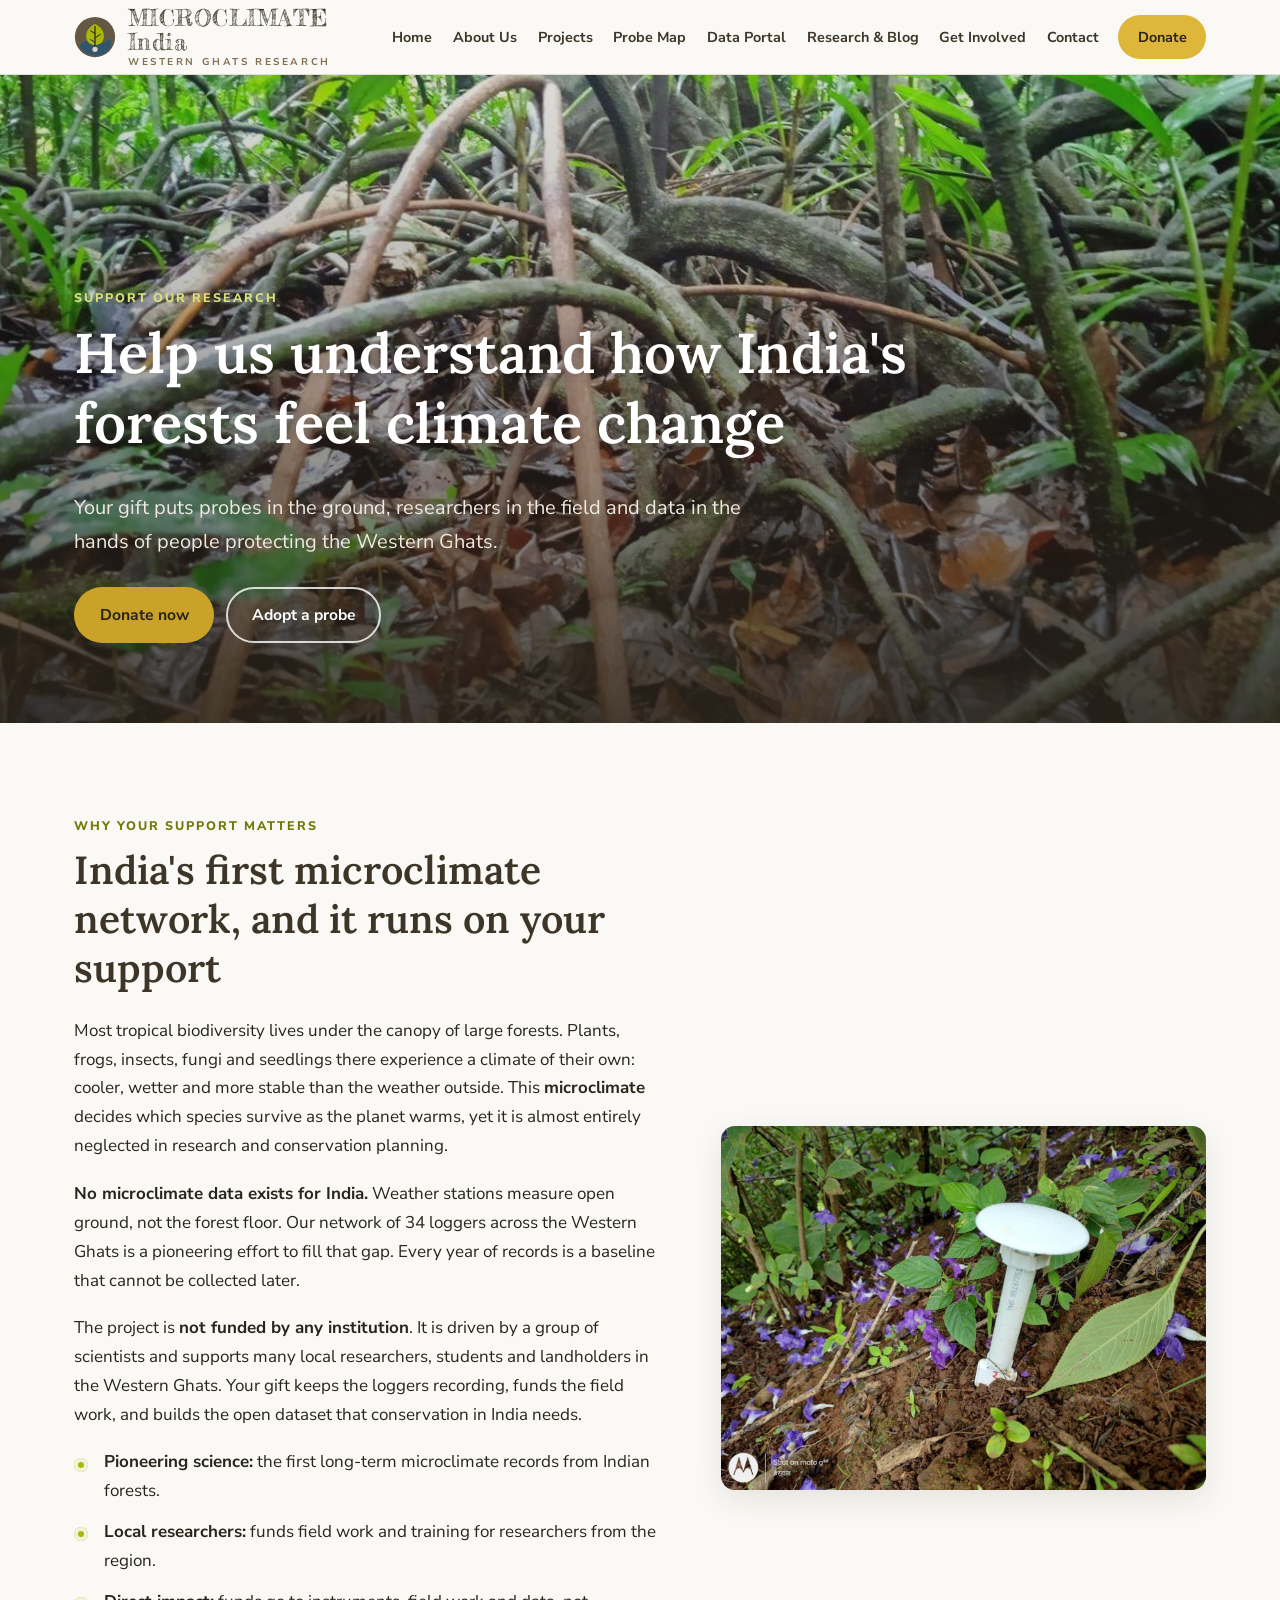
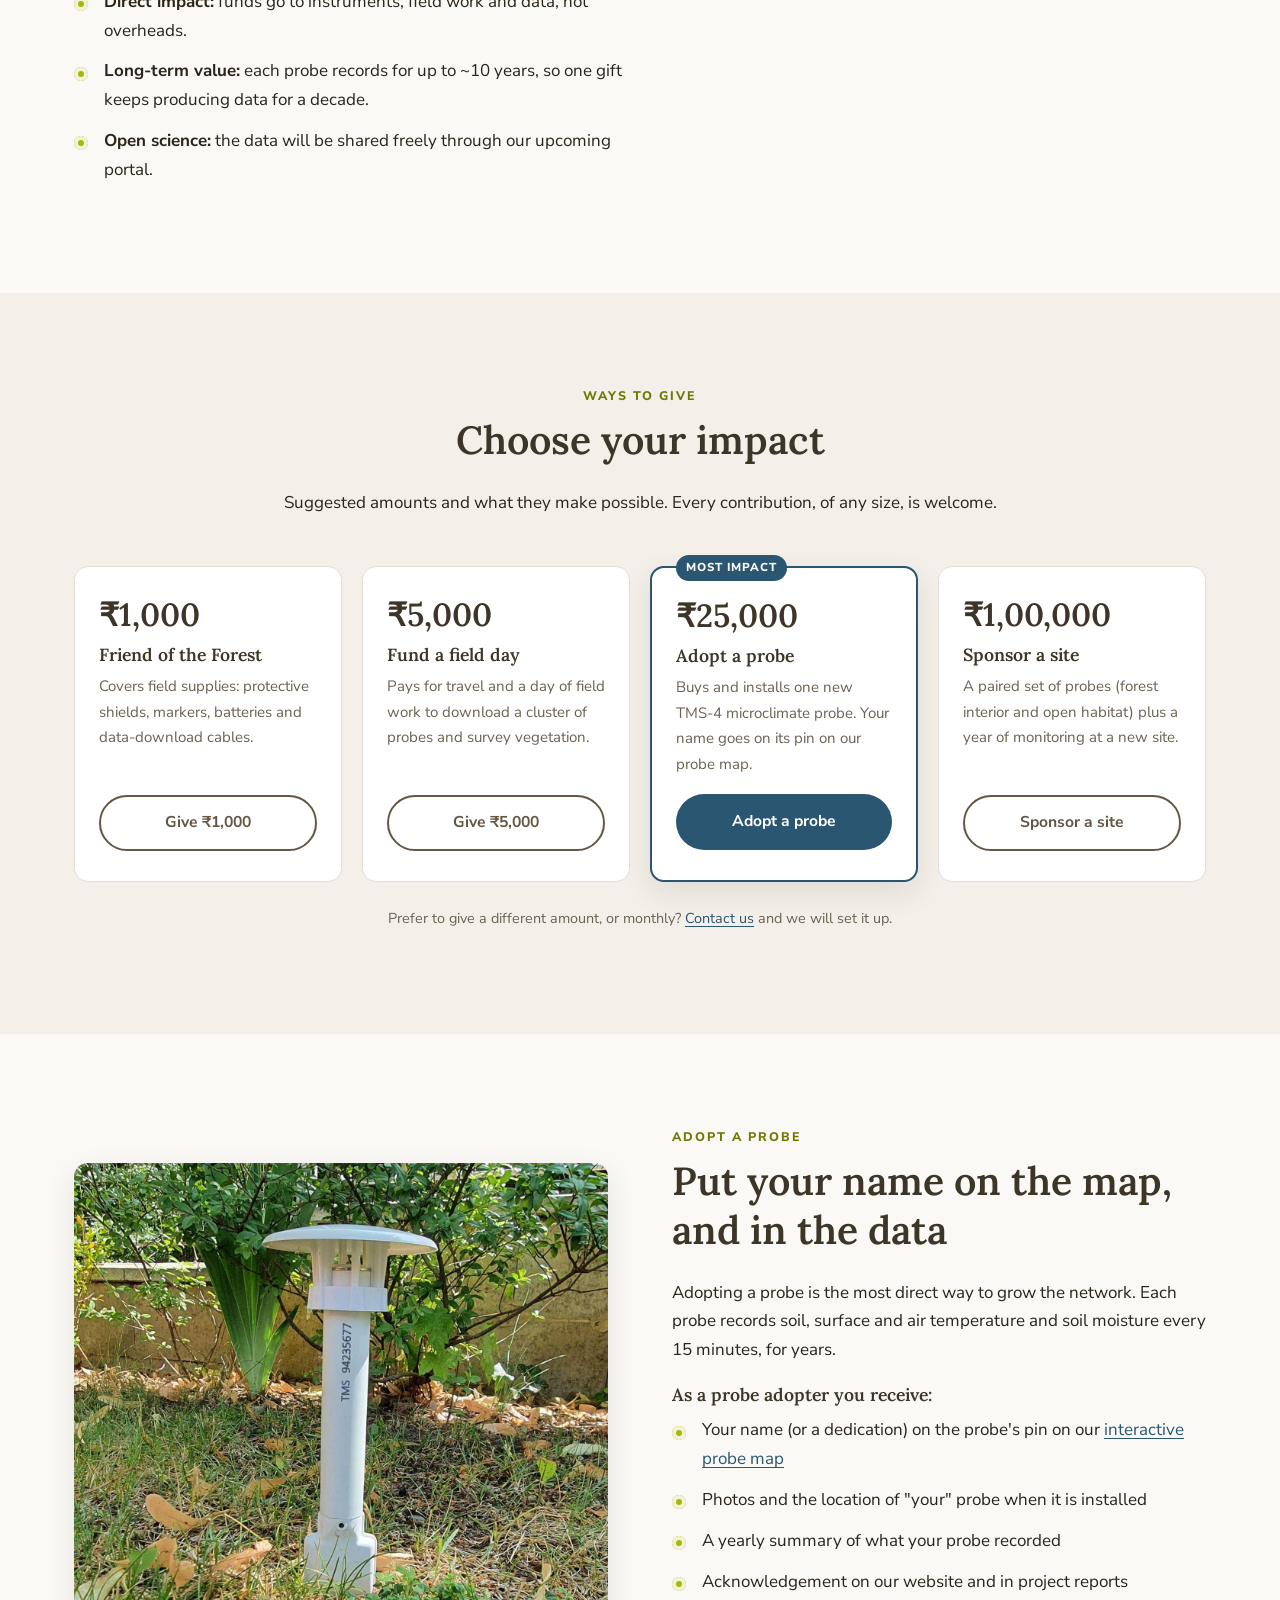
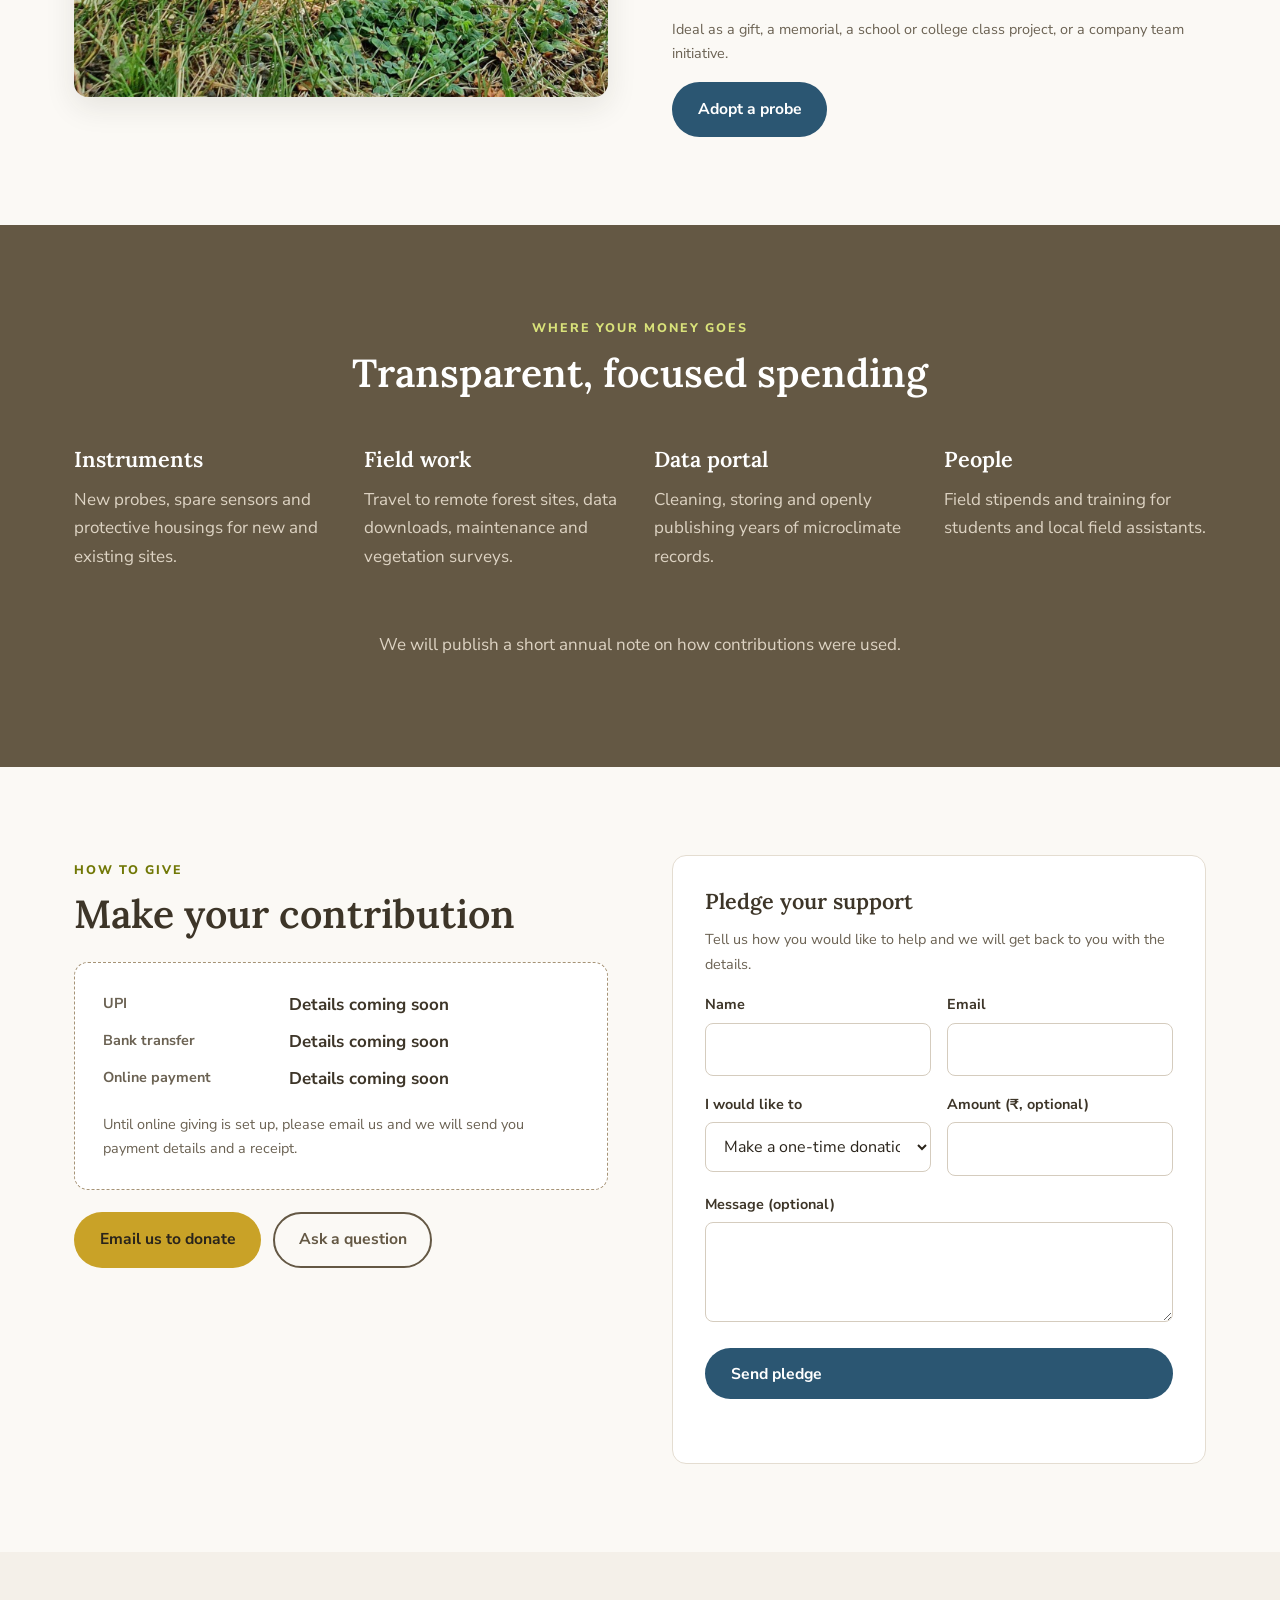
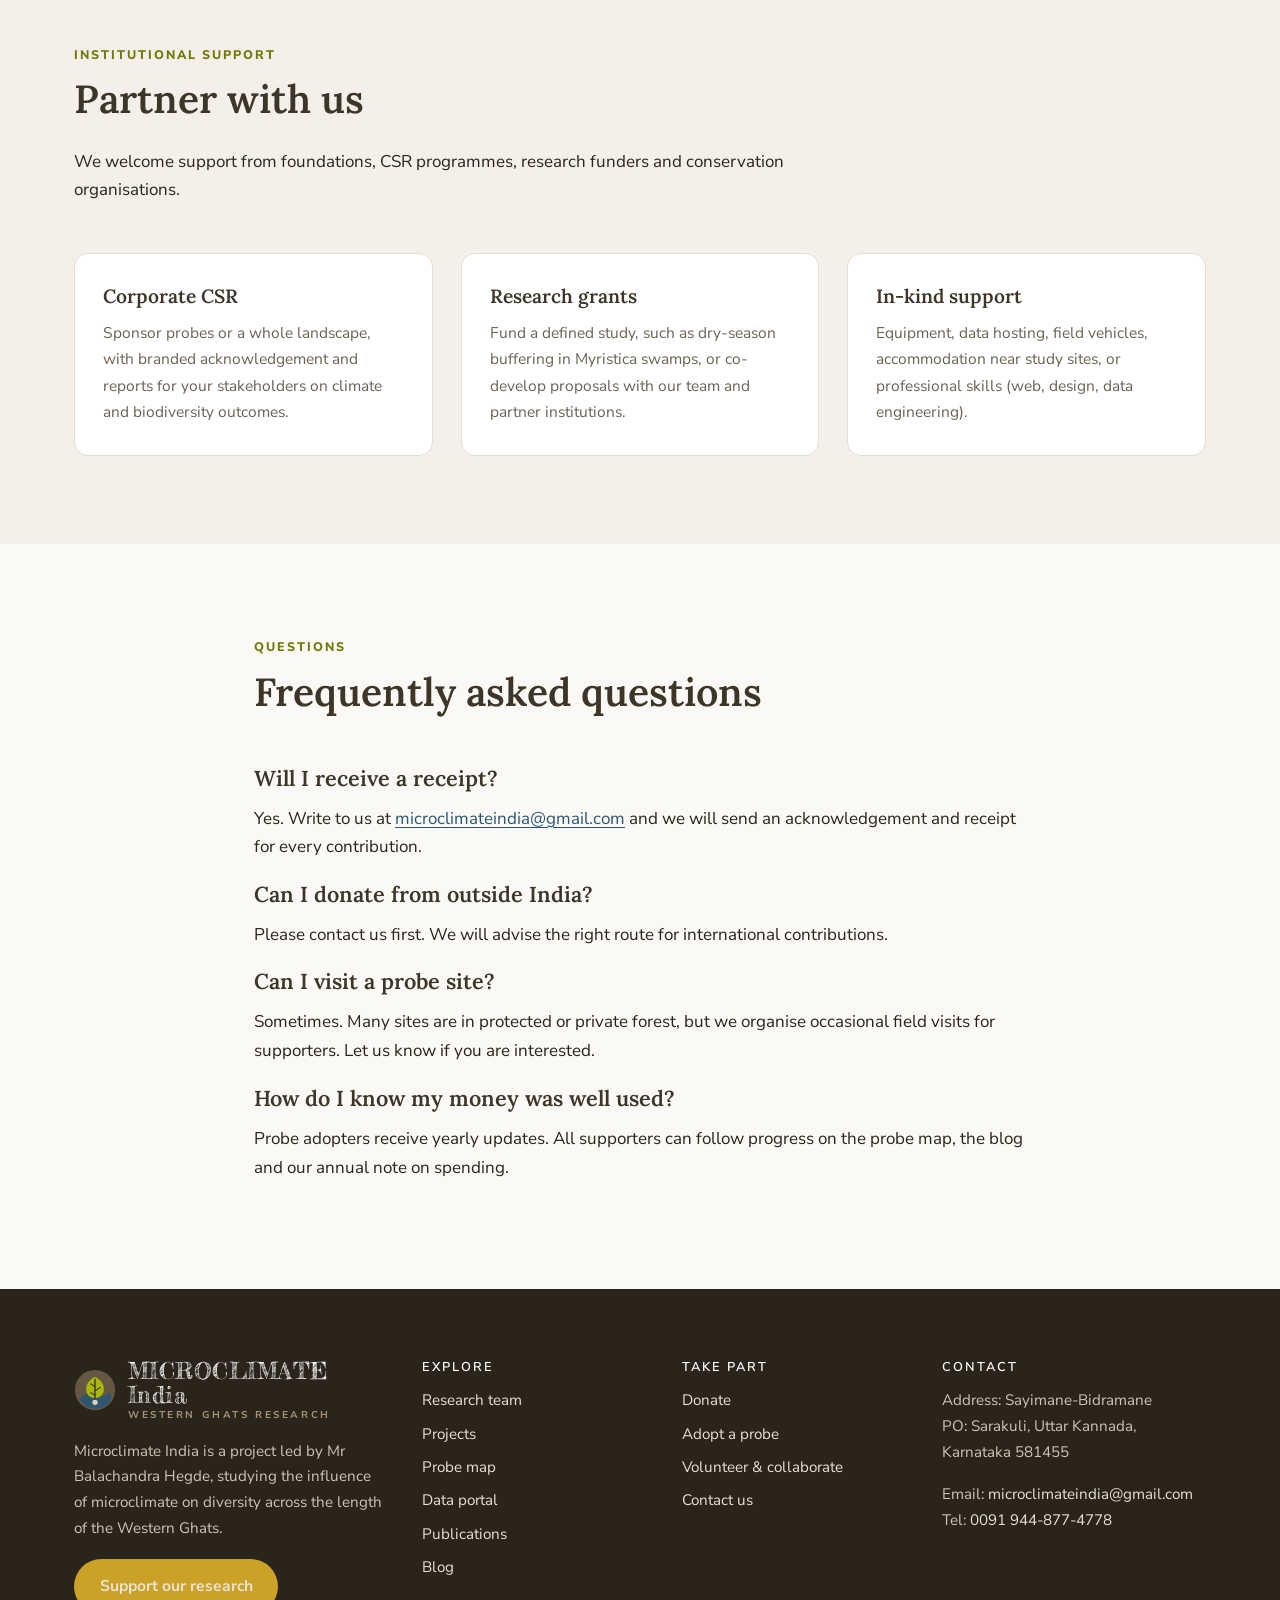
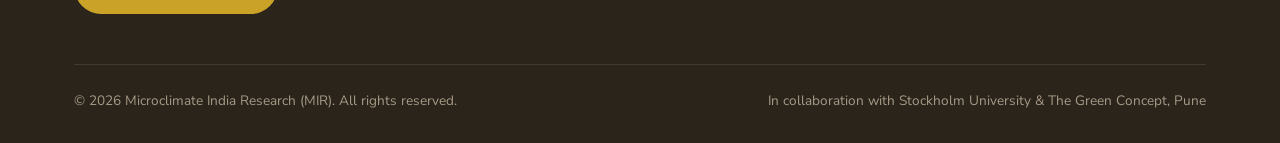
<file: donate.html>
<!doctype html>
<html lang="en">
<head>
  <meta charset="utf-8">
  <meta name="viewport" content="width=device-width, initial-scale=1">
  <title>Donate to Western Ghats microclimate research | Microclimate India</title>
  <meta name="description" content="Support India&rsquo;s first microclimate network. Adopt a logger, fund field work and help build the data needed to conserve Western Ghats biodiversity.">
  <meta name="theme-color" content="#645844">
  <link rel="icon" href="assets/favicon.svg" type="image/svg+xml">
  <link rel="preconnect" href="https://fonts.googleapis.com">
  <link rel="preconnect" href="https://fonts.gstatic.com" crossorigin>
  <link href="https://fonts.googleapis.com/css2?family=Fredericka+the+Great&family=Lora:wght@500;600;700&family=Nunito+Sans:wght@400;600;700;800&display=swap" rel="stylesheet">
  <link rel="stylesheet" href="css/style.css">
<!-- SEO -->
  <link rel="canonical" href="https://microclimateindia.com/donate.html">
  <meta property="og:site_name" content="Microclimate India">
  <meta property="og:type" content="website">
  <meta property="og:title" content="Donate to Western Ghats microclimate research | Microclimate India">
  <meta property="og:description" content="Support India’s first microclimate network. Adopt a logger, fund field work and help build the data needed to conserve Western Ghats biodiversity.">
  <meta property="og:url" content="https://microclimateindia.com/donate.html">
  <meta property="og:image" content="https://microclimateindia.com/assets/img/swamp-2.jpg">
  <meta property="og:locale" content="en_IN">
  <meta name="twitter:card" content="summary_large_image">
  <meta name="twitter:title" content="Donate to Western Ghats microclimate research | Microclimate India">
  <meta name="twitter:description" content="Support India’s first microclimate network. Adopt a logger, fund field work and help build the data needed to conserve Western Ghats biodiversity.">
  <meta name="twitter:image" content="https://microclimateindia.com/assets/img/swamp-2.jpg">
  <script type="application/ld+json">{"@context":"https://schema.org","@graph":[{"@type":"ResearchOrganization","@id":"https://microclimateindia.com/#org","name":"Microclimate India Research","alternateName":["MIR","Microclimate India"],"url":"https://microclimateindia.com/","logo":"https://microclimateindia.com/assets/img/og-default.jpg","email":"microclimateindia@gmail.com","telephone":"+91-9448774778","description":"Microclimate India Research (MIR) runs India\u0027s first microclimate logger network, studying how fine-scale forest climate shapes biodiversity across the Western Ghats.","address":{"@type":"PostalAddress","streetAddress":"Sayimane-Bidramane, PO: Sarakuli","addressRegion":"Uttara Kannada, Karnataka","postalCode":"581455","addressCountry":"IN"},"areaServed":"Western Ghats, India","founder":{"@type":"Person","name":"Balachandra Hegde"},"knowsAbout":["Microclimate","Western Ghats","Myristica swamps","Forest ecology","Biodiversity conservation","TMS-4 data loggers","Soil moisture","Climate change ecology"]},{"@type":"WebPage","@id":"https://microclimateindia.com/donate.html#page","url":"https://microclimateindia.com/donate.html","name":"Donate to Western Ghats microclimate research | Microclimate India","description":"Support India’s first microclimate network. Adopt a logger, fund field work and help build the data needed to conserve Western Ghats biodiversity.","isPartOf":{"@id":"https://microclimateindia.com/#website"},"publisher":{"@id":"https://microclimateindia.com/#org"},"primaryImageOfPage":"https://microclimateindia.com/assets/img/swamp-2.jpg","inLanguage":"en"}]}</script>
<!-- /SEO -->
</head>
<body data-root="" data-page="donate">
<!-- LAYOUT:HEADER -->
<a class="skip-link" href="#main">Skip to content</a>
<header class="site-header"><div class="container header-inner"><a class="brand " href="index.html" aria-label="Microclimate India home"><svg class="brand-mark" viewBox="0 0 48 48" aria-hidden="true"><circle cx="24" cy="24" r="23" fill="#645844"/><path d="M6 34c6-5 10-7 14-6s7 4 12 3 8-4 10-6v11a21 21 0 0 1-36-2z" fill="#2b5672" opacity=".9"/><path d="M24 9c7 3 11 9 10 16-1 5-5 8-10 8s-9-3-10-8c-1-7 3-13 10-16z" fill="#a9b709"/><path d="M24 12v24" stroke="#3d3528" stroke-width="1.6" stroke-linecap="round"/><path d="M24 20l-5-3M24 25l6-4M24 30l-5-3" stroke="#3d3528" stroke-width="1.3" stroke-linecap="round"/><circle cx="24" cy="38" r="3" fill="#d8d1c6"/></svg><span class="brand-text">MICROCLIMATE India<small>Western Ghats Research</small></span></a><button class="nav-toggle" aria-label="Open menu" aria-expanded="false" aria-controls="site-nav"><svg viewBox="0 0 24 24" fill="none" stroke="currentColor" stroke-width="2" stroke-linecap="round"><path d="M3 6h18M3 12h18M3 18h18"/></svg></button><nav class="nav" id="site-nav" aria-label="Main"><a href="index.html">Home</a><a href="about.html">About Us</a><a href="projects.html">Projects</a><a href="probe-map.html">Probe Map</a><a href="data.html">Data Portal</a><a href="blog.html">Research &amp; Blog</a><a href="get-involved.html">Get Involved</a><a href="contact.html">Contact</a><a class="btn btn-donate active" href="donate.html">Donate</a></nav></div></header>
<!-- /LAYOUT:HEADER -->


<main id="main">
  <section class="hero" style="min-height:min(72vh,660px)">
    <div class="hero-bg" style="background-image:url('assets/img/swamp-2.jpg')"></div>
    <div class="container">
      <span class="eyebrow">Support our research</span>
      <h1>Help us understand how India's forests feel climate change</h1>
      <p class="lead">Your gift puts probes in the ground, researchers in the field and data in the hands of people protecting the Western Ghats.</p>
      <div class="btn-row" style="margin-top:28px">
        <a class="btn btn-donate" href="#give">Donate now</a>
        <a class="btn btn-light" href="#adopt">Adopt a probe</a>
      </div>
    </div>
  </section>

  <!-- WHY -->
  <section class="section">
    <div class="container split wide-left">
      <div class="reveal">
        <span class="eyebrow">Why your support matters</span>
        <h2>India's first microclimate network, and it runs on your support</h2>
        <p>Most tropical biodiversity lives under the canopy of large forests. Plants, frogs, insects, fungi and seedlings there experience a climate of their own: cooler, wetter and more stable than the weather outside. This <strong>microclimate</strong> decides which species survive as the planet warms, yet it is almost entirely neglected in research and conservation planning.</p>
        <p><strong>No microclimate data exists for India.</strong> Weather stations measure open ground, not the forest floor. Our network of 34 loggers across the Western Ghats is a pioneering effort to fill that gap. Every year of records is a baseline that cannot be collected later.</p>
        <p>The project is <strong>not funded by any institution</strong>. It is driven by a group of scientists and supports many local researchers, students and landholders in the Western Ghats. Your gift keeps the loggers recording, funds the field work, and builds the open dataset that conservation in India needs.</p>
        <ul class="qlist">
          <li><strong>Pioneering science:</strong> the first long-term microclimate records from Indian forests.</li>
          <li><strong>Local researchers:</strong> funds field work and training for researchers from the region.</li>
          <li><strong>Direct impact:</strong> funds go to instruments, field work and data, not overheads.</li>
          <li><strong>Long-term value:</strong> each probe records for up to ~10 years, so one gift keeps producing data for a decade.</li>
          <li><strong>Open science:</strong> the data will be shared freely through our upcoming portal.</li>
        </ul>
      </div>
      <div class="media reveal">
        <img src="assets/img/probe-forest.jpg" alt="A microclimate probe on the forest floor among wildflowers">
      </div>
    </div>
  </section>

  <!-- TIERS -->
  <section class="section bg-sand" id="give">
    <div class="container">
      <div class="section-head center reveal">
        <span class="eyebrow">Ways to give</span>
        <h2>Choose your impact</h2>
        <p>Suggested amounts and what they make possible. Every contribution, of any size, is welcome.</p>
      </div>
      <div class="tiers">
        <div class="tier reveal">
          <div class="amt">₹1,000</div>
          <h3>Friend of the Forest</h3>
          <p>Covers field supplies: protective shields, markers, batteries and data-download cables.</p>
          <a class="btn btn-ghost" href="#how">Give ₹1,000</a>
        </div>
        <div class="tier reveal">
          <div class="amt">₹5,000</div>
          <h3>Fund a field day</h3>
          <p>Pays for travel and a day of field work to download a cluster of probes and survey vegetation.</p>
          <a class="btn btn-ghost" href="#how">Give ₹5,000</a>
        </div>
        <div class="tier featured reveal">
          <div class="amt">₹25,000</div>
          <h3>Adopt a probe</h3>
          <p>Buys and installs one new TMS-4 microclimate probe. Your name goes on its pin on our probe map.</p>
          <a class="btn btn-accent" href="#adopt">Adopt a probe</a>
        </div>
        <div class="tier reveal">
          <div class="amt">₹1,00,000</div>
          <h3>Sponsor a site</h3>
          <p>A paired set of probes (forest interior and open habitat) plus a year of monitoring at a new site.</p>
          <a class="btn btn-ghost" href="#how">Sponsor a site</a>
        </div>
      </div>
      <p class="center small muted" style="margin-top:24px">Prefer to give a different amount, or monthly? <a href="#how">Contact us</a> and we will set it up.</p>
    </div>
  </section>

  <!-- ADOPT A PROBE -->
  <section class="section" id="adopt">
    <div class="container split">
      <div class="media reveal"><img src="assets/img/probe-tms4.jpg" alt="A TMS-4 probe installed in the ground"></div>
      <div class="reveal">
        <span class="eyebrow">Adopt a probe</span>
        <h2>Put your name on the map, and in the data</h2>
        <p>Adopting a probe is the most direct way to grow the network. Each probe records soil, surface and air temperature and soil moisture every 15 minutes, for years.</p>
        <h3 style="font-size:1.1rem">As a probe adopter you receive:</h3>
        <ul class="qlist">
          <li>Your name (or a dedication) on the probe's pin on our <a href="probe-map.html">interactive probe map</a></li>
          <li>Photos and the location of "your" probe when it is installed</li>
          <li>A yearly summary of what your probe recorded</li>
          <li>Acknowledgement on our website and in project reports</li>
        </ul>
        <p class="small muted">Ideal as a gift, a memorial, a school or college class project, or a company team initiative.</p>
        <a class="btn btn-accent" href="#how">Adopt a probe</a>
      </div>
    </div>
  </section>

  <!-- WHERE MONEY GOES -->
  <section class="section bg-brown">
    <div class="container">
      <div class="section-head center reveal">
        <span class="eyebrow">Where your money goes</span>
        <h2>Transparent, focused spending</h2>
      </div>
      <div class="grid grid-4">
        <div class="reveal"><h3>Instruments</h3><p style="color:#ddd3c3">New probes, spare sensors and protective housings for new and existing sites.</p></div>
        <div class="reveal"><h3>Field work</h3><p style="color:#ddd3c3">Travel to remote forest sites, data downloads, maintenance and vegetation surveys.</p></div>
        <div class="reveal"><h3>Data portal</h3><p style="color:#ddd3c3">Cleaning, storing and openly publishing years of microclimate records.</p></div>
        <div class="reveal"><h3>People</h3><p style="color:#ddd3c3">Field stipends and training for students and local field assistants.</p></div>
      </div>
      <p class="center" style="margin-top:40px;color:#ddd3c3">We will publish a short annual note on how contributions were used.</p>
    </div>
  </section>

  <!-- HOW TO GIVE -->
  <section class="section" id="how">
    <div class="container split" style="align-items:start">
      <div class="reveal">
        <span class="eyebrow">How to give</span>
        <h2>Make your contribution</h2>
        <!-- TODO: replace the placeholders below with real payment details (UPI ID / QR, bank account, or a payment-gateway link such as Razorpay). -->
        <div class="pay-box">
          <dl>
            <dt>UPI</dt><dd>Details coming soon</dd>
            <dt>Bank transfer</dt><dd>Details coming soon</dd>
            <dt>Online payment</dt><dd>Details coming soon</dd>
          </dl>
          <p class="small muted" style="margin:18px 0 0">Until online giving is set up, please email us and we will send you payment details and a receipt.</p>
        </div>
        <div class="btn-row" style="margin-top:22px">
          <a class="btn btn-donate" href="mailto:microclimateindia@gmail.com?subject=I%20would%20like%20to%20support%20Microclimate%20India">Email us to donate</a>
          <a class="btn btn-ghost" href="contact.html">Ask a question</a>
        </div>
      </div>
      <div class="reveal">
        <div class="contact-card">
          <h3>Pledge your support</h3>
          <p class="small muted">Tell us how you would like to help and we will get back to you with the details.</p>
          <form class="form" data-mailto data-subject="Donation pledge">
            <div class="row">
              <div><label for="p-name">Name</label><input id="p-name" name="name" required></div>
              <div><label for="p-email">Email</label><input id="p-email" name="email" type="email" required></div>
            </div>
            <div class="row">
              <div><label for="p-type">I would like to</label>
                <select id="p-type" name="type"><option>Make a one-time donation</option><option>Give monthly</option><option>Adopt a probe</option><option>Sponsor a site</option><option>Discuss a CSR / institutional partnership</option></select></div>
              <div><label for="p-amt">Amount (₹, optional)</label><input id="p-amt" name="amount" inputmode="numeric"></div>
            </div>
            <div><label for="p-msg">Message (optional)</label><textarea id="p-msg" name="message" style="min-height:100px"></textarea></div>
            <button class="btn btn-accent" type="submit">Send pledge</button>
            <p class="form-note small muted" aria-live="polite"></p>
          </form>
        </div>
      </div>
    </div>
  </section>

  <!-- PARTNERS / CSR -->
  <section class="section bg-sand">
    <div class="container">
      <div class="section-head reveal">
        <span class="eyebrow">Institutional support</span>
        <h2>Partner with us</h2>
        <p>We welcome support from foundations, CSR programmes, research funders and conservation organisations.</p>
      </div>
      <div class="grid grid-3">
        <div class="icon-card reveal"><h3>Corporate CSR</h3><p>Sponsor probes or a whole landscape, with branded acknowledgement and reports for your stakeholders on climate and biodiversity outcomes.</p></div>
        <div class="icon-card reveal"><h3>Research grants</h3><p>Fund a defined study, such as dry-season buffering in Myristica swamps, or co-develop proposals with our team and partner institutions.</p></div>
        <div class="icon-card reveal"><h3>In-kind support</h3><p>Equipment, data hosting, field vehicles, accommodation near study sites, or professional skills (web, design, data engineering).</p></div>
      </div>
    </div>
  </section>

  <!-- FAQ -->
  <section class="section">
    <div class="container narrow">
      <div class="section-head reveal">
        <span class="eyebrow">Questions</span>
        <h2>Frequently asked questions</h2>
      </div>
      <div class="reveal">
        <h3>Will I receive a receipt?</h3>
        <p>Yes. Write to us at <a href="mailto:microclimateindia@gmail.com">microclimateindia@gmail.com</a> and we will send an acknowledgement and receipt for every contribution.</p>
        <h3>Can I donate from outside India?</h3>
        <p>Please contact us first. We will advise the right route for international contributions.</p>
        <h3>Can I visit a probe site?</h3>
        <p>Sometimes. Many sites are in protected or private forest, but we organise occasional field visits for supporters. Let us know if you are interested.</p>
        <h3>How do I know my money was well used?</h3>
        <p>Probe adopters receive yearly updates. All supporters can follow progress on the probe map, the blog and our annual note on spending.</p>
      </div>
    </div>
  </section>
</main>

<!-- LAYOUT:FOOTER -->
<footer class="site-footer"><div class="container"><div class="footer-grid">
<div class="footer-brand"><a class="brand " href="index.html" aria-label="Microclimate India home"><svg class="brand-mark" viewBox="0 0 48 48" aria-hidden="true"><circle cx="24" cy="24" r="23" fill="#645844"/><path d="M6 34c6-5 10-7 14-6s7 4 12 3 8-4 10-6v11a21 21 0 0 1-36-2z" fill="#2b5672" opacity=".9"/><path d="M24 9c7 3 11 9 10 16-1 5-5 8-10 8s-9-3-10-8c-1-7 3-13 10-16z" fill="#a9b709"/><path d="M24 12v24" stroke="#3d3528" stroke-width="1.6" stroke-linecap="round"/><path d="M24 20l-5-3M24 25l6-4M24 30l-5-3" stroke="#3d3528" stroke-width="1.3" stroke-linecap="round"/><circle cx="24" cy="38" r="3" fill="#d8d1c6"/></svg><span class="brand-text">MICROCLIMATE India<small>Western Ghats Research</small></span></a><p style="margin-top:18px">Microclimate India is a project led by Mr Balachandra Hegde, studying the influence of microclimate on diversity across the length of the Western Ghats.</p><a class="btn btn-donate" href="donate.html">Support our research</a></div>
<div><h4>Explore</h4><ul><li><a href="about.html">Research team</a></li><li><a href="projects.html">Projects</a></li><li><a href="probe-map.html">Probe map</a></li><li><a href="data.html">Data portal</a></li><li><a href="blog.html#publications">Publications</a></li><li><a href="blog.html#blog">Blog</a></li></ul></div>
<div><h4>Take part</h4><ul><li><a href="donate.html">Donate</a></li><li><a href="donate.html#adopt">Adopt a probe</a></li><li><a href="get-involved.html">Volunteer &amp; collaborate</a></li><li><a href="contact.html">Contact us</a></li></ul></div>
<div><h4>Contact</h4><p>Address: Sayimane-Bidramane<br>PO: Sarakuli, Uttar Kannada,<br>Karnataka 581455</p><p>Email: <a href="mailto:microclimateindia@gmail.com">microclimateindia@gmail.com</a><br>Tel: <a href="tel:+919448774778">0091 944-877-4778</a></p></div>
</div>
<div class="footer-bottom"><span>&copy; <span class="js-year">2026</span> Microclimate India Research (MIR). All rights reserved.</span><span>In collaboration with Stockholm University &amp; The Green Concept, Pune</span></div>
</div></footer>
<!-- /LAYOUT:FOOTER -->

<script src="js/main.js"></script>
</body>
</html>
</file>
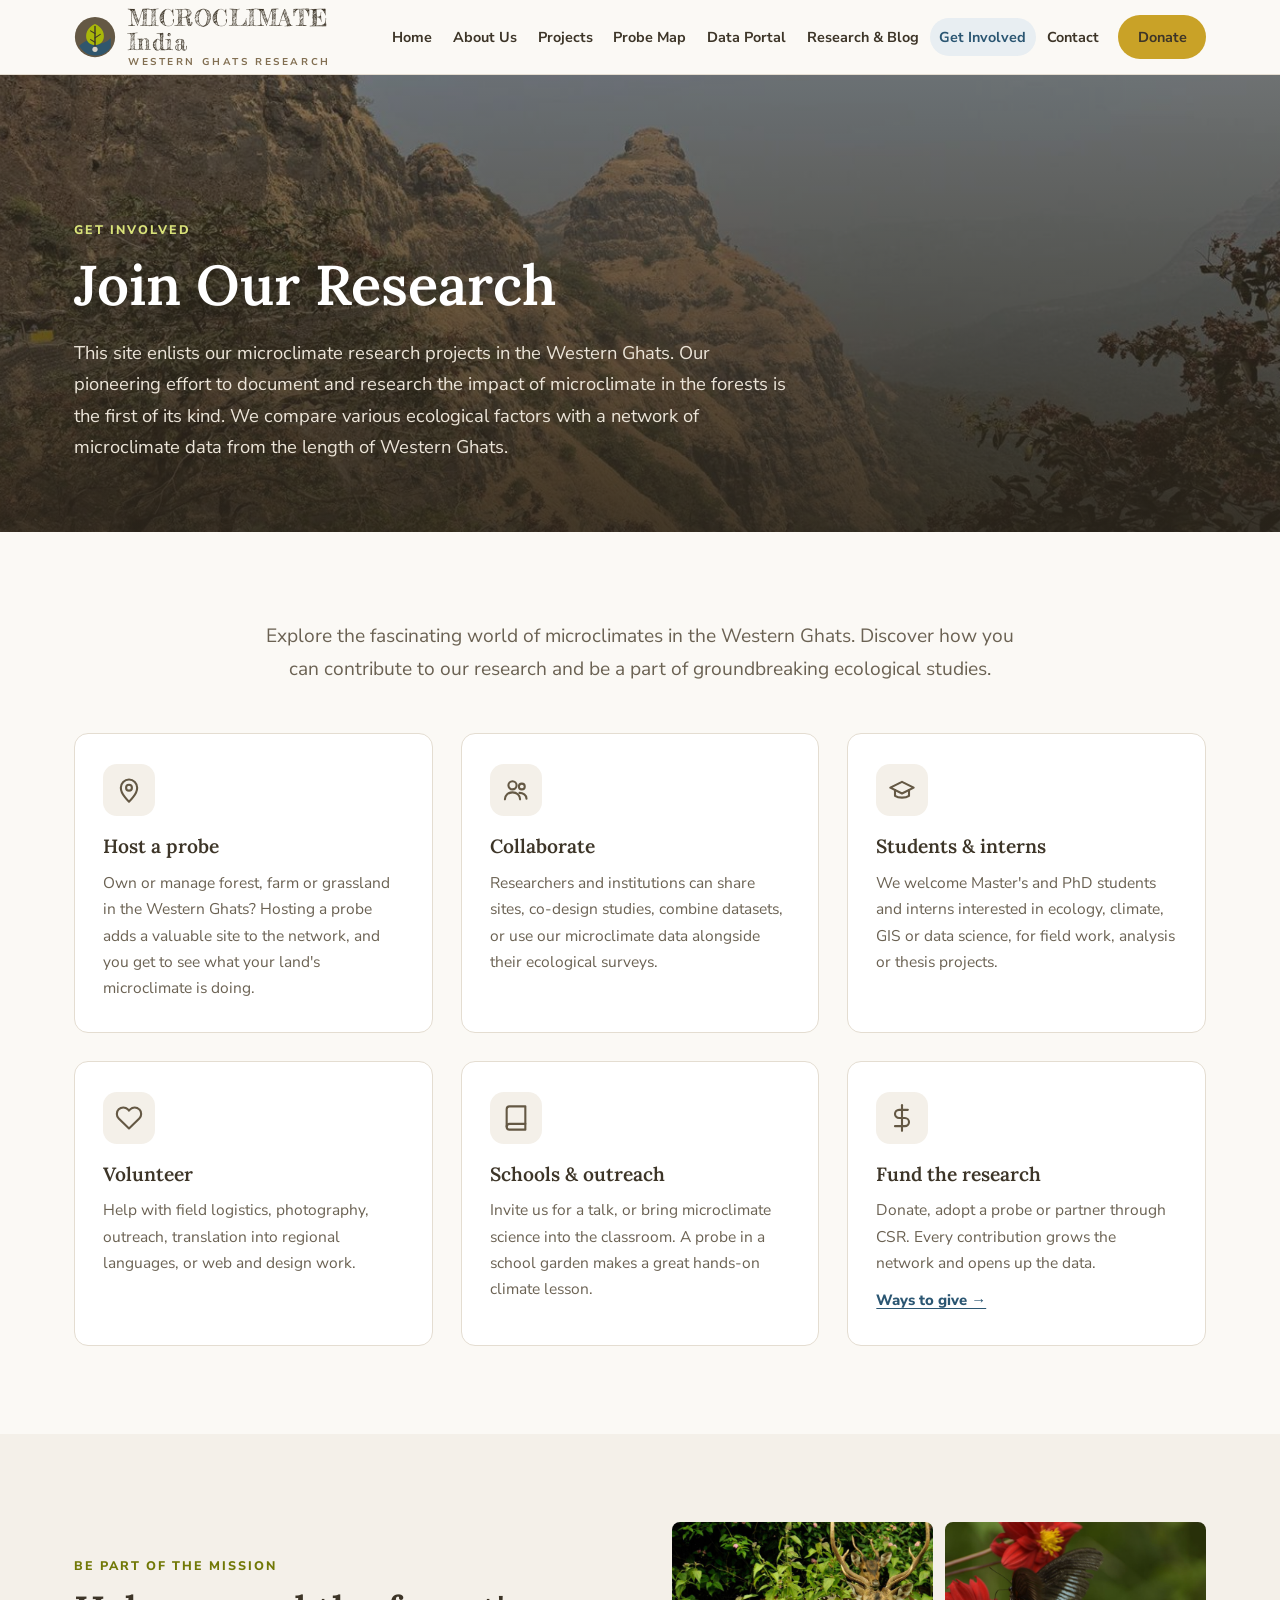
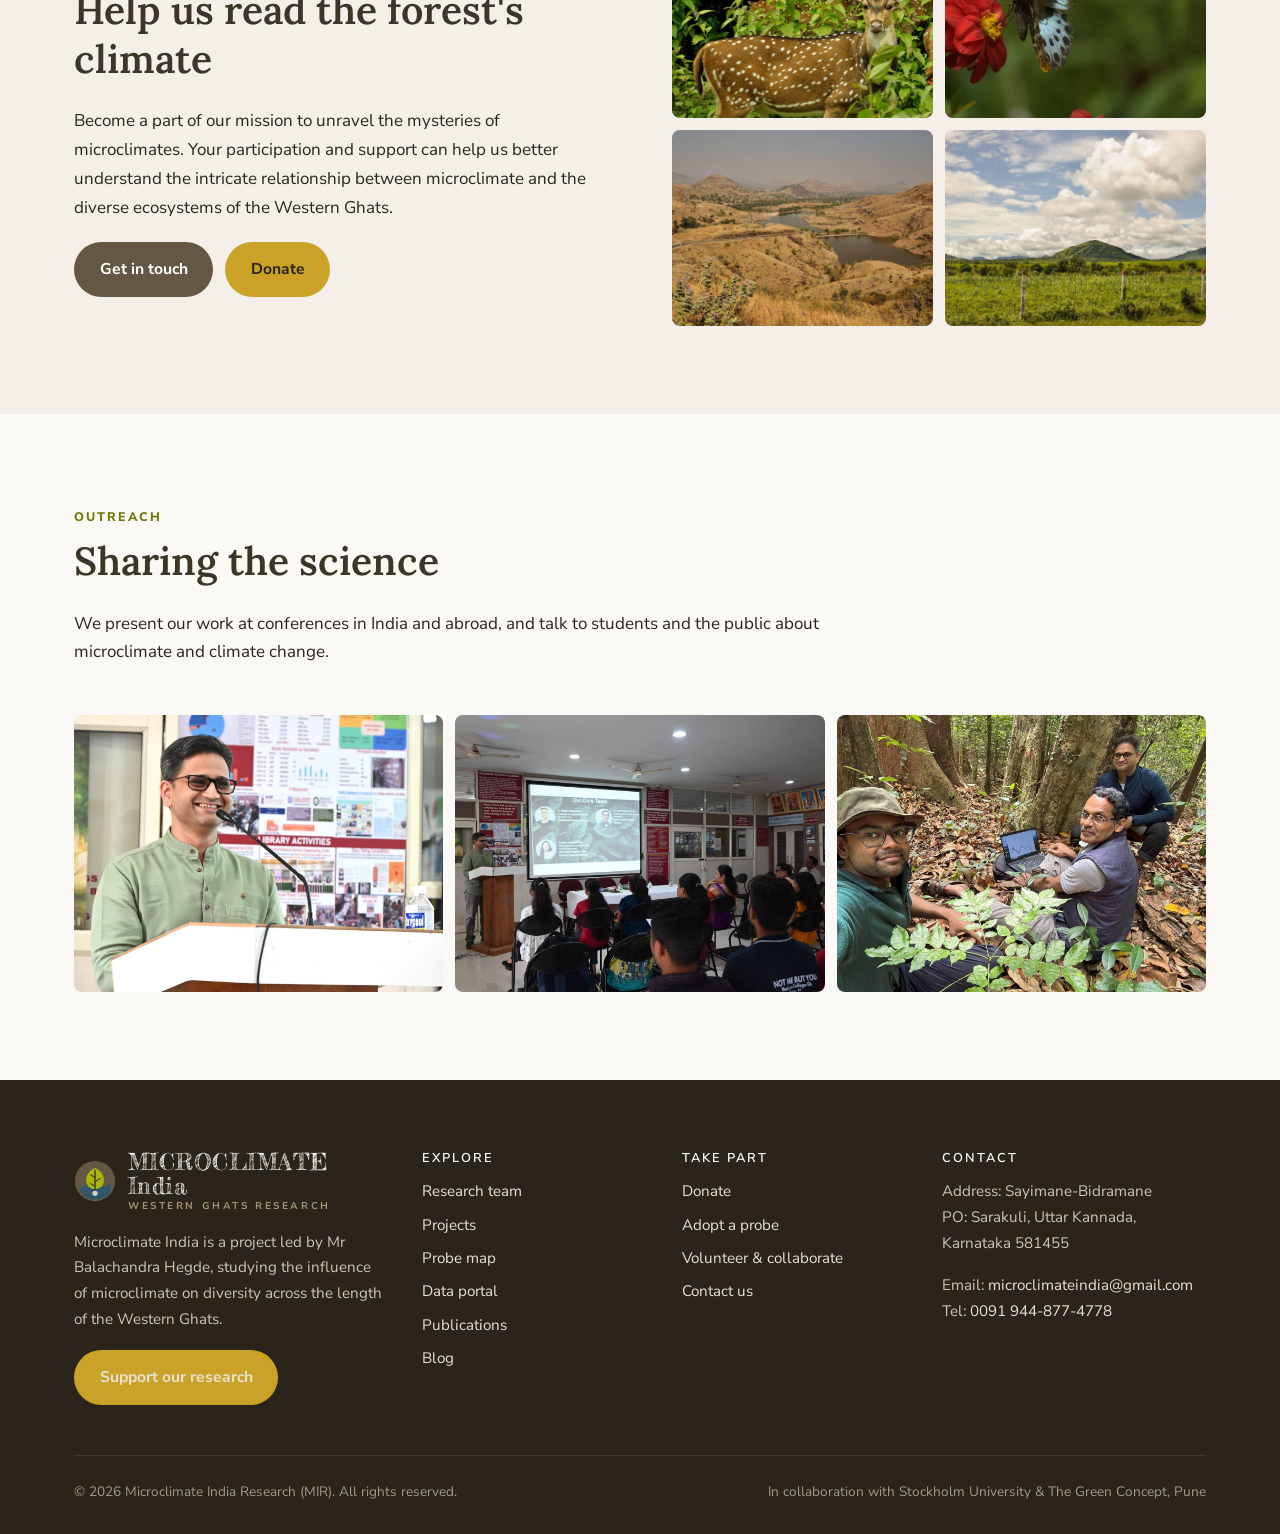
<file: get-involved.html>
<!doctype html>
<html lang="en">
<head>
  <meta charset="utf-8">
  <meta name="viewport" content="width=device-width, initial-scale=1">
  <title>Get involved: volunteer, host a logger, collaborate | Microclimate India</title>
  <meta name="description" content="Volunteer, host a logger, collaborate or study with Microclimate India: ways to support microclimate and biodiversity research in the Western Ghats.">
  <meta name="theme-color" content="#645844">
  <link rel="icon" href="assets/favicon.svg" type="image/svg+xml">
  <link rel="preconnect" href="https://fonts.googleapis.com">
  <link rel="preconnect" href="https://fonts.gstatic.com" crossorigin>
  <link href="https://fonts.googleapis.com/css2?family=Fredericka+the+Great&family=Lora:wght@500;600;700&family=Nunito+Sans:wght@400;600;700;800&display=swap" rel="stylesheet">
  <link rel="stylesheet" href="css/style.css">
<!-- SEO -->
  <link rel="canonical" href="https://microclimateindia.com/get-involved.html">
  <meta property="og:site_name" content="Microclimate India">
  <meta property="og:type" content="website">
  <meta property="og:title" content="Get involved: volunteer, host a logger, collaborate | Microclimate India">
  <meta property="og:description" content="Volunteer, host a logger, collaborate or study with Microclimate India: ways to support microclimate and biodiversity research in the Western Ghats.">
  <meta property="og:url" content="https://microclimateindia.com/get-involved.html">
  <meta property="og:image" content="https://microclimateindia.com/assets/img/ghats-cliffs.jpg">
  <meta property="og:locale" content="en_IN">
  <meta name="twitter:card" content="summary_large_image">
  <meta name="twitter:title" content="Get involved: volunteer, host a logger, collaborate | Microclimate India">
  <meta name="twitter:description" content="Volunteer, host a logger, collaborate or study with Microclimate India: ways to support microclimate and biodiversity research in the Western Ghats.">
  <meta name="twitter:image" content="https://microclimateindia.com/assets/img/ghats-cliffs.jpg">
  <script type="application/ld+json">{"@context":"https://schema.org","@graph":[{"@type":"ResearchOrganization","@id":"https://microclimateindia.com/#org","name":"Microclimate India Research","alternateName":["MIR","Microclimate India"],"url":"https://microclimateindia.com/","logo":"https://microclimateindia.com/assets/img/og-default.jpg","email":"microclimateindia@gmail.com","telephone":"+91-9448774778","description":"Microclimate India Research (MIR) runs India\u0027s first microclimate logger network, studying how fine-scale forest climate shapes biodiversity across the Western Ghats.","address":{"@type":"PostalAddress","streetAddress":"Sayimane-Bidramane, PO: Sarakuli","addressRegion":"Uttara Kannada, Karnataka","postalCode":"581455","addressCountry":"IN"},"areaServed":"Western Ghats, India","founder":{"@type":"Person","name":"Balachandra Hegde"},"knowsAbout":["Microclimate","Western Ghats","Myristica swamps","Forest ecology","Biodiversity conservation","TMS-4 data loggers","Soil moisture","Climate change ecology"]},{"@type":"WebPage","@id":"https://microclimateindia.com/get-involved.html#page","url":"https://microclimateindia.com/get-involved.html","name":"Get involved: volunteer, host a logger, collaborate | Microclimate India","description":"Volunteer, host a logger, collaborate or study with Microclimate India: ways to support microclimate and biodiversity research in the Western Ghats.","isPartOf":{"@id":"https://microclimateindia.com/#website"},"publisher":{"@id":"https://microclimateindia.com/#org"},"primaryImageOfPage":"https://microclimateindia.com/assets/img/ghats-cliffs.jpg","inLanguage":"en"}]}</script>
<!-- /SEO -->
</head>
<body data-root="" data-page="involved">
<!-- LAYOUT:HEADER -->
<a class="skip-link" href="#main">Skip to content</a>
<header class="site-header"><div class="container header-inner"><a class="brand " href="index.html" aria-label="Microclimate India home"><svg class="brand-mark" viewBox="0 0 48 48" aria-hidden="true"><circle cx="24" cy="24" r="23" fill="#645844"/><path d="M6 34c6-5 10-7 14-6s7 4 12 3 8-4 10-6v11a21 21 0 0 1-36-2z" fill="#2b5672" opacity=".9"/><path d="M24 9c7 3 11 9 10 16-1 5-5 8-10 8s-9-3-10-8c-1-7 3-13 10-16z" fill="#a9b709"/><path d="M24 12v24" stroke="#3d3528" stroke-width="1.6" stroke-linecap="round"/><path d="M24 20l-5-3M24 25l6-4M24 30l-5-3" stroke="#3d3528" stroke-width="1.3" stroke-linecap="round"/><circle cx="24" cy="38" r="3" fill="#d8d1c6"/></svg><span class="brand-text">MICROCLIMATE India<small>Western Ghats Research</small></span></a><button class="nav-toggle" aria-label="Open menu" aria-expanded="false" aria-controls="site-nav"><svg viewBox="0 0 24 24" fill="none" stroke="currentColor" stroke-width="2" stroke-linecap="round"><path d="M3 6h18M3 12h18M3 18h18"/></svg></button><nav class="nav" id="site-nav" aria-label="Main"><a href="index.html">Home</a><a href="about.html">About Us</a><a href="projects.html">Projects</a><a href="probe-map.html">Probe Map</a><a href="data.html">Data Portal</a><a href="blog.html">Research &amp; Blog</a><a href="get-involved.html" class="active" aria-current="page">Get Involved</a><a href="contact.html">Contact</a><a class="btn btn-donate" href="donate.html">Donate</a></nav></div></header>
<!-- /LAYOUT:HEADER -->


<main id="main">
  <section class="page-hero">
    <div class="hero-bg" style="background-image:url('assets/img/ghats-cliffs.jpg')"></div>
    <div class="container">
      <span class="eyebrow">Get Involved</span>
      <h1>Join Our Research</h1>
      <p>This site enlists our microclimate research projects in the Western Ghats. Our pioneering effort to document and research the impact of microclimate in the forests is the first of its kind. We compare various ecological factors with a network of microclimate data from the length of Western Ghats.</p>
    </div>
  </section>

  <section class="section">
    <div class="container">
      <div class="section-head center reveal">
        <p class="lead">Explore the fascinating world of microclimates in the Western Ghats. Discover how you can contribute to our research and be a part of groundbreaking ecological studies.</p>
      </div>
      <div class="grid grid-3">
        <div class="icon-card reveal">
          <div class="ic"><svg viewBox="0 0 24 24" fill="none" stroke="currentColor" stroke-width="1.8" stroke-linecap="round" stroke-linejoin="round"><path d="M12 22s-7-6.2-7-12a7 7 0 0 1 14 0c0 5.8-7 12-7 12z"/><circle cx="12" cy="10" r="2.5"/></svg></div>
          <h3>Host a probe</h3>
          <p>Own or manage forest, farm or grassland in the Western Ghats? Hosting a probe adds a valuable site to the network, and you get to see what your land's microclimate is doing.</p>
        </div>
        <div class="icon-card reveal">
          <div class="ic"><svg viewBox="0 0 24 24" fill="none" stroke="currentColor" stroke-width="1.8" stroke-linecap="round" stroke-linejoin="round"><circle cx="9" cy="8" r="3.5"/><circle cx="17" cy="9" r="2.5"/><path d="M2.5 20c0-3.6 2.9-6 6.5-6s6.5 2.4 6.5 6"/><path d="M15 14.5c3 0 6 1.8 6 5"/></svg></div>
          <h3>Collaborate</h3>
          <p>Researchers and institutions can share sites, co-design studies, combine datasets, or use our microclimate data alongside their ecological surveys.</p>
        </div>
        <div class="icon-card reveal">
          <div class="ic"><svg viewBox="0 0 24 24" fill="none" stroke="currentColor" stroke-width="1.8" stroke-linecap="round" stroke-linejoin="round"><path d="M22 10L12 5 2 10l10 5 10-5z"/><path d="M6 12v5c3 2 9 2 12 0v-5"/></svg></div>
          <h3>Students &amp; interns</h3>
          <p>We welcome Master's and PhD students and interns interested in ecology, climate, GIS or data science, for field work, analysis or thesis projects.</p>
        </div>
        <div class="icon-card reveal">
          <div class="ic"><svg viewBox="0 0 24 24" fill="none" stroke="currentColor" stroke-width="1.8" stroke-linecap="round" stroke-linejoin="round"><path d="M20.8 4.6a5.5 5.5 0 0 0-7.8 0L12 5.7l-1-1.1a5.5 5.5 0 0 0-7.8 7.8L12 21l8.8-8.6a5.5 5.5 0 0 0 0-7.8z"/></svg></div>
          <h3>Volunteer</h3>
          <p>Help with field logistics, photography, outreach, translation into regional languages, or web and design work.</p>
        </div>
        <div class="icon-card reveal">
          <div class="ic"><svg viewBox="0 0 24 24" fill="none" stroke="currentColor" stroke-width="1.8" stroke-linecap="round" stroke-linejoin="round"><path d="M4 19.5A2.5 2.5 0 0 1 6.5 17H20"/><path d="M6.5 2H20v20H6.5A2.5 2.5 0 0 1 4 19.5v-15A2.5 2.5 0 0 1 6.5 2z"/></svg></div>
          <h3>Schools &amp; outreach</h3>
          <p>Invite us for a talk, or bring microclimate science into the classroom. A probe in a school garden makes a great hands-on climate lesson.</p>
        </div>
        <div class="icon-card reveal">
          <div class="ic"><svg viewBox="0 0 24 24" fill="none" stroke="currentColor" stroke-width="1.8" stroke-linecap="round" stroke-linejoin="round"><path d="M12 1v22"/><path d="M17 5H9.5a3.5 3.5 0 0 0 0 7h5a3.5 3.5 0 0 1 0 7H6"/></svg></div>
          <h3>Fund the research</h3>
          <p>Donate, adopt a probe or partner through CSR. Every contribution grows the network and opens up the data.</p>
          <a class="card-link" href="donate.html" style="display:inline-block;margin-top:12px">Ways to give &rarr;</a>
        </div>
      </div>
    </div>
  </section>

  <section class="section bg-sand">
    <div class="container split">
      <div class="reveal">
        <span class="eyebrow">Be part of the mission</span>
        <h2>Help us read the forest's climate</h2>
        <p>Become a part of our mission to unravel the mysteries of microclimates. Your participation and support can help us better understand the intricate relationship between microclimate and the diverse ecosystems of the Western Ghats.</p>
        <div class="btn-row"><a class="btn btn-primary" href="contact.html">Get in touch</a><a class="btn btn-donate" href="donate.html">Donate</a></div>
      </div>
      <div class="gallery" style="margin-top:0;grid-template-columns:1fr 1fr">
        <img src="assets/img/deer-nagarhole.jpg" alt="Spotted deer in Nagarhole National Park" loading="lazy">
        <img src="assets/img/butterfly.jpg" alt="Butterfly feeding on red flowers" loading="lazy">
        <img src="assets/img/bhimashankar.jpg" alt="Hills and reservoir near Bhimashankar" loading="lazy">
        <img src="assets/img/kamshet.jpg" alt="Monsoon landscape near Kamshet, Maharashtra" loading="lazy">
      </div>
    </div>
  </section>

  <section class="section">
    <div class="container">
      <div class="section-head reveal">
        <span class="eyebrow">Outreach</span>
        <h2>Sharing the science</h2>
        <p>We present our work at conferences in India and abroad, and talk to students and the public about microclimate and climate change.</p>
      </div>
      <div class="gallery">
        <img src="assets/img/outreach-talk.jpg" alt="A team member presenting microclimate research" loading="lazy">
        <img src="assets/img/outreach-audience.jpg" alt="Audience at an outreach talk" loading="lazy">
        <img src="assets/img/field-team.jpg" alt="Team members during field work" loading="lazy">
      </div>
    </div>
  </section>
</main>

<!-- LAYOUT:FOOTER -->
<footer class="site-footer"><div class="container"><div class="footer-grid">
<div class="footer-brand"><a class="brand " href="index.html" aria-label="Microclimate India home"><svg class="brand-mark" viewBox="0 0 48 48" aria-hidden="true"><circle cx="24" cy="24" r="23" fill="#645844"/><path d="M6 34c6-5 10-7 14-6s7 4 12 3 8-4 10-6v11a21 21 0 0 1-36-2z" fill="#2b5672" opacity=".9"/><path d="M24 9c7 3 11 9 10 16-1 5-5 8-10 8s-9-3-10-8c-1-7 3-13 10-16z" fill="#a9b709"/><path d="M24 12v24" stroke="#3d3528" stroke-width="1.6" stroke-linecap="round"/><path d="M24 20l-5-3M24 25l6-4M24 30l-5-3" stroke="#3d3528" stroke-width="1.3" stroke-linecap="round"/><circle cx="24" cy="38" r="3" fill="#d8d1c6"/></svg><span class="brand-text">MICROCLIMATE India<small>Western Ghats Research</small></span></a><p style="margin-top:18px">Microclimate India is a project led by Mr Balachandra Hegde, studying the influence of microclimate on diversity across the length of the Western Ghats.</p><a class="btn btn-donate" href="donate.html">Support our research</a></div>
<div><h4>Explore</h4><ul><li><a href="about.html">Research team</a></li><li><a href="projects.html">Projects</a></li><li><a href="probe-map.html">Probe map</a></li><li><a href="data.html">Data portal</a></li><li><a href="blog.html#publications">Publications</a></li><li><a href="blog.html#blog">Blog</a></li></ul></div>
<div><h4>Take part</h4><ul><li><a href="donate.html">Donate</a></li><li><a href="donate.html#adopt">Adopt a probe</a></li><li><a href="get-involved.html">Volunteer &amp; collaborate</a></li><li><a href="contact.html">Contact us</a></li></ul></div>
<div><h4>Contact</h4><p>Address: Sayimane-Bidramane<br>PO: Sarakuli, Uttar Kannada,<br>Karnataka 581455</p><p>Email: <a href="mailto:microclimateindia@gmail.com">microclimateindia@gmail.com</a><br>Tel: <a href="tel:+919448774778">0091 944-877-4778</a></p></div>
</div>
<div class="footer-bottom"><span>&copy; <span class="js-year">2026</span> Microclimate India Research (MIR). All rights reserved.</span><span>In collaboration with Stockholm University &amp; The Green Concept, Pune</span></div>
</div></footer>
<!-- /LAYOUT:FOOTER -->

<script src="js/main.js"></script>
</body>
</html>
</file>
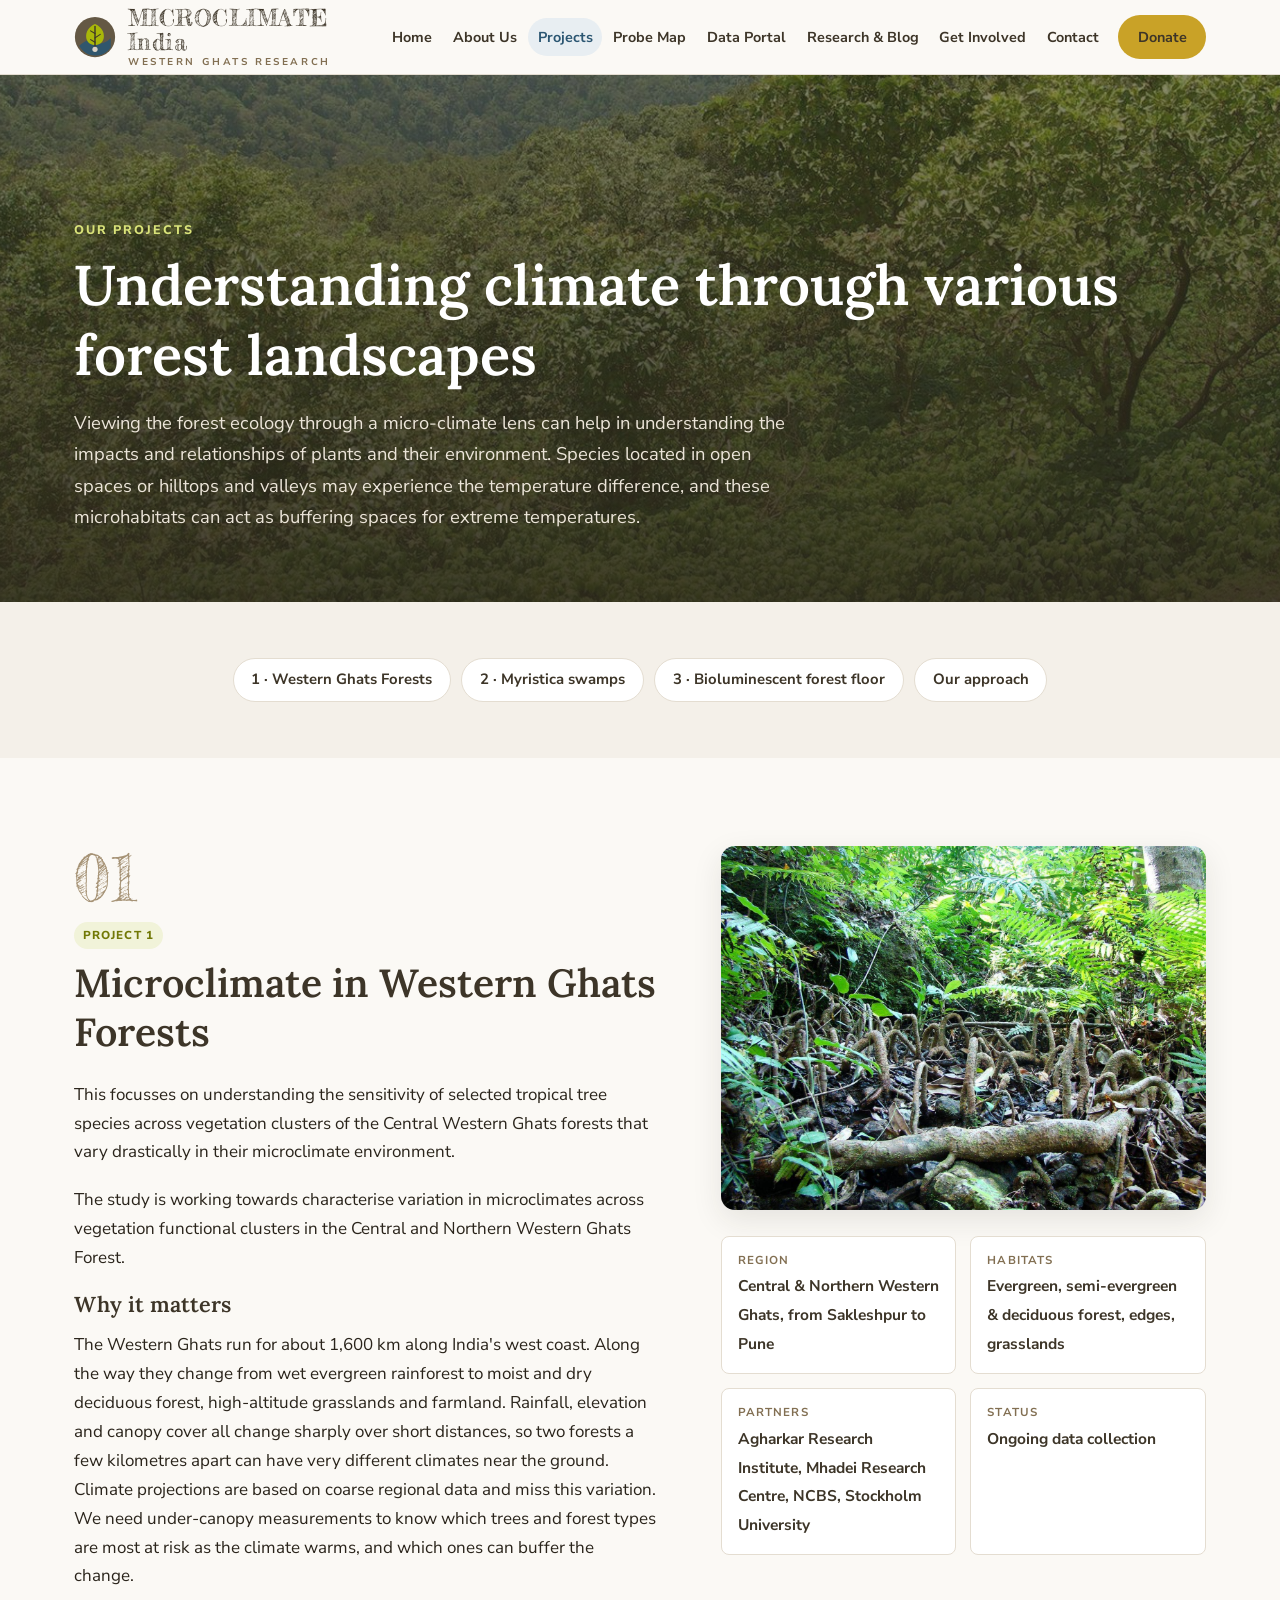
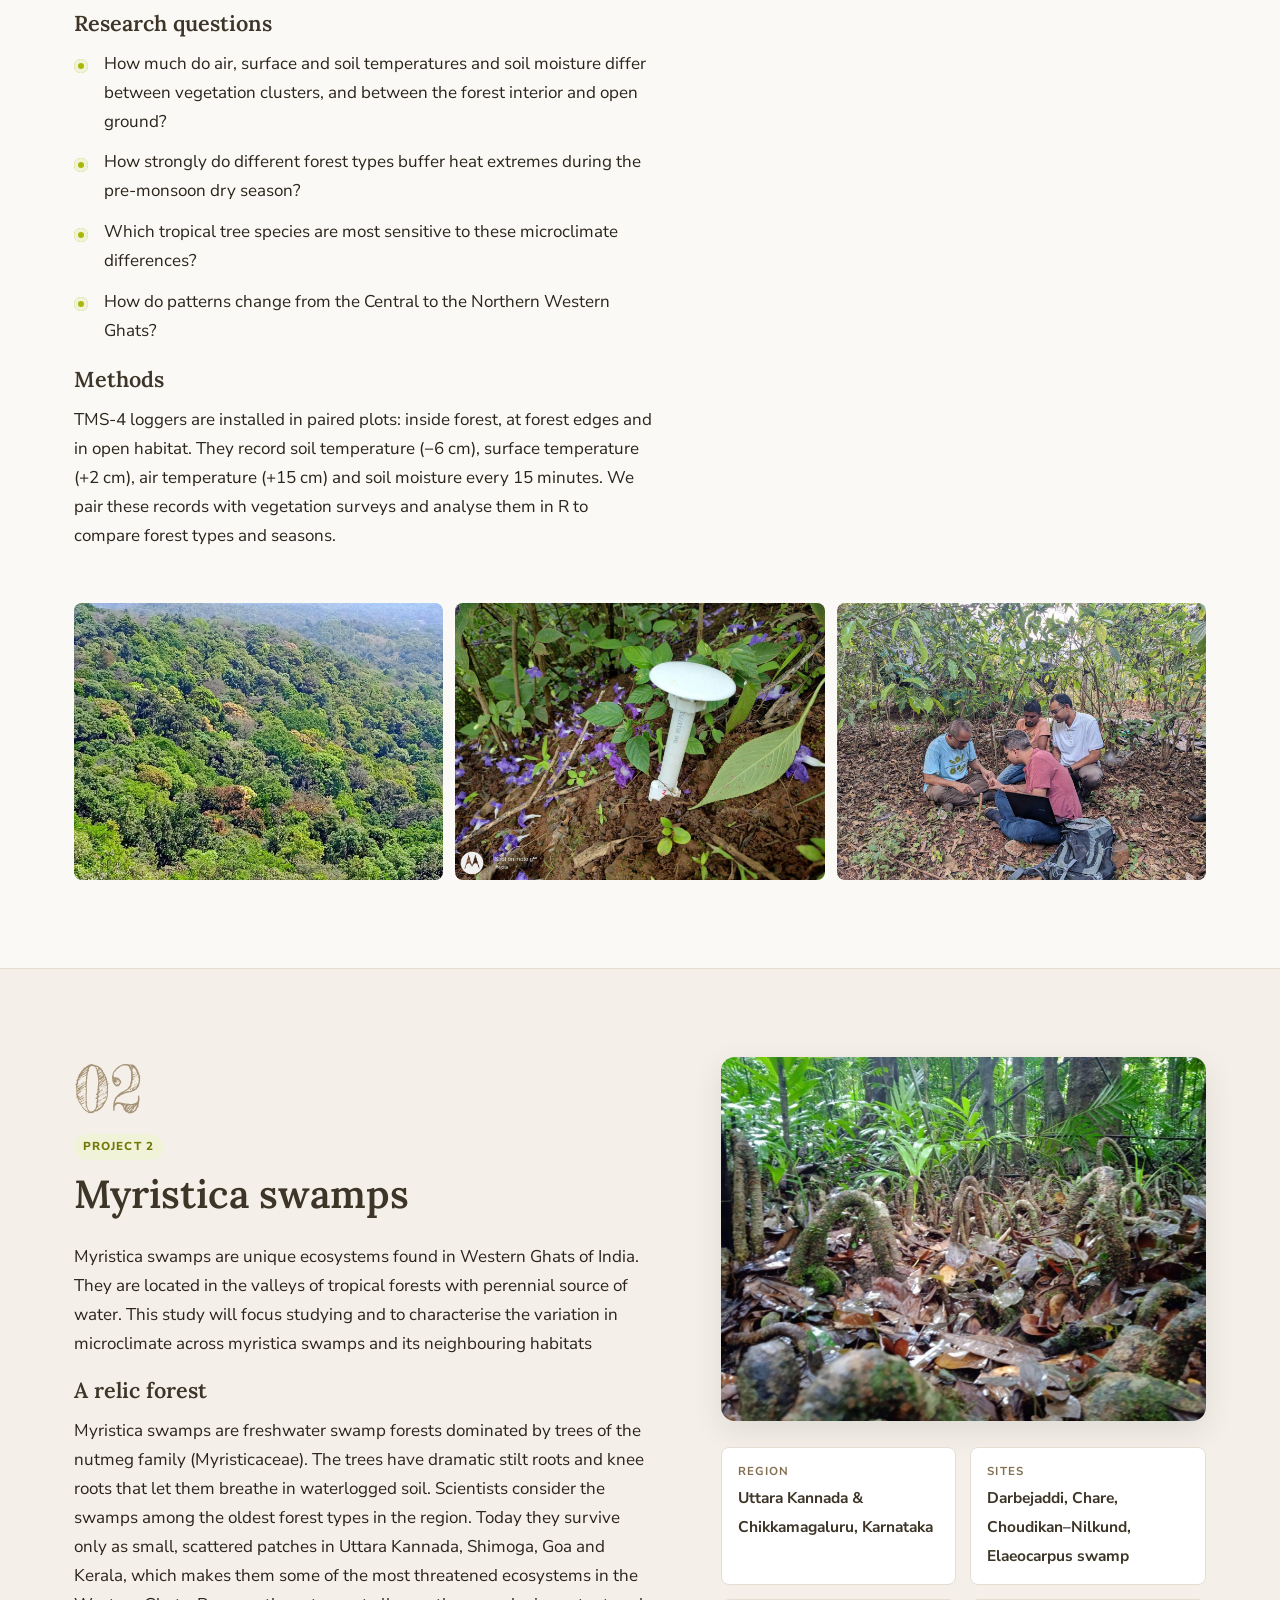
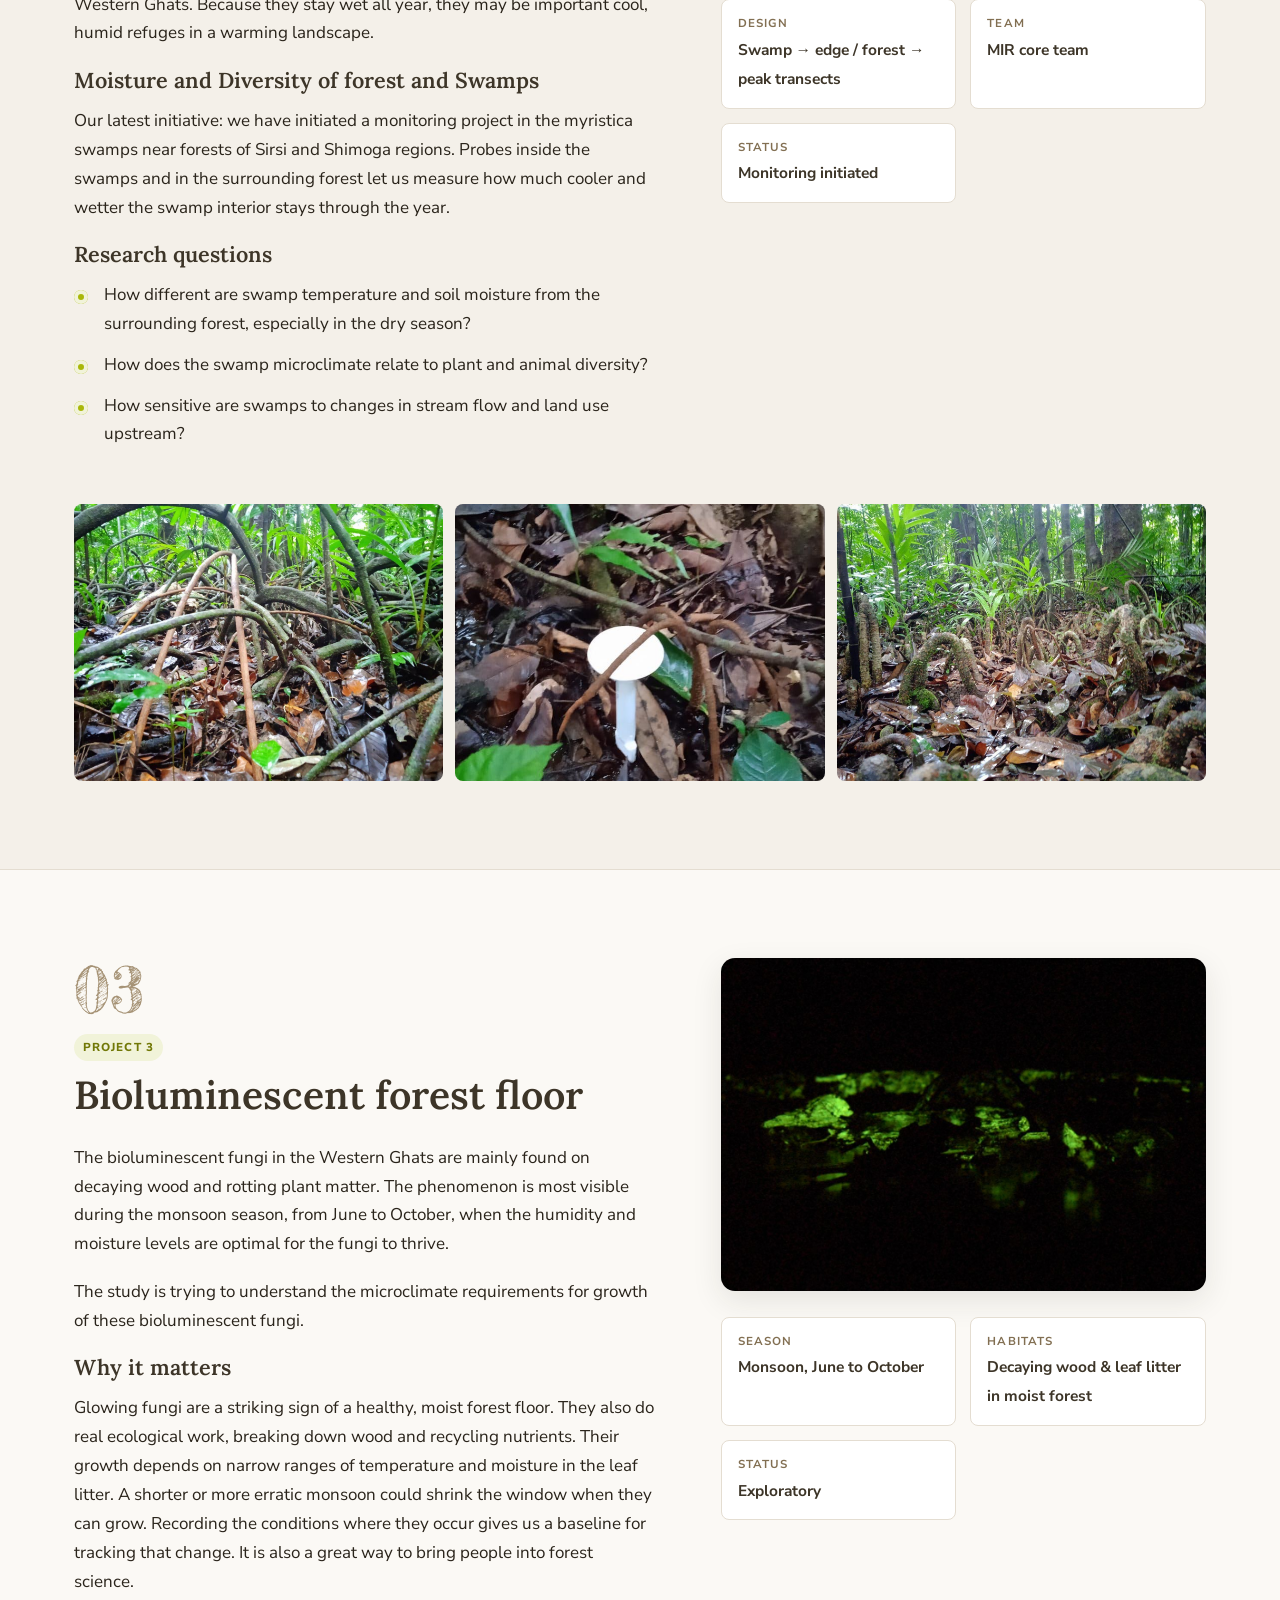
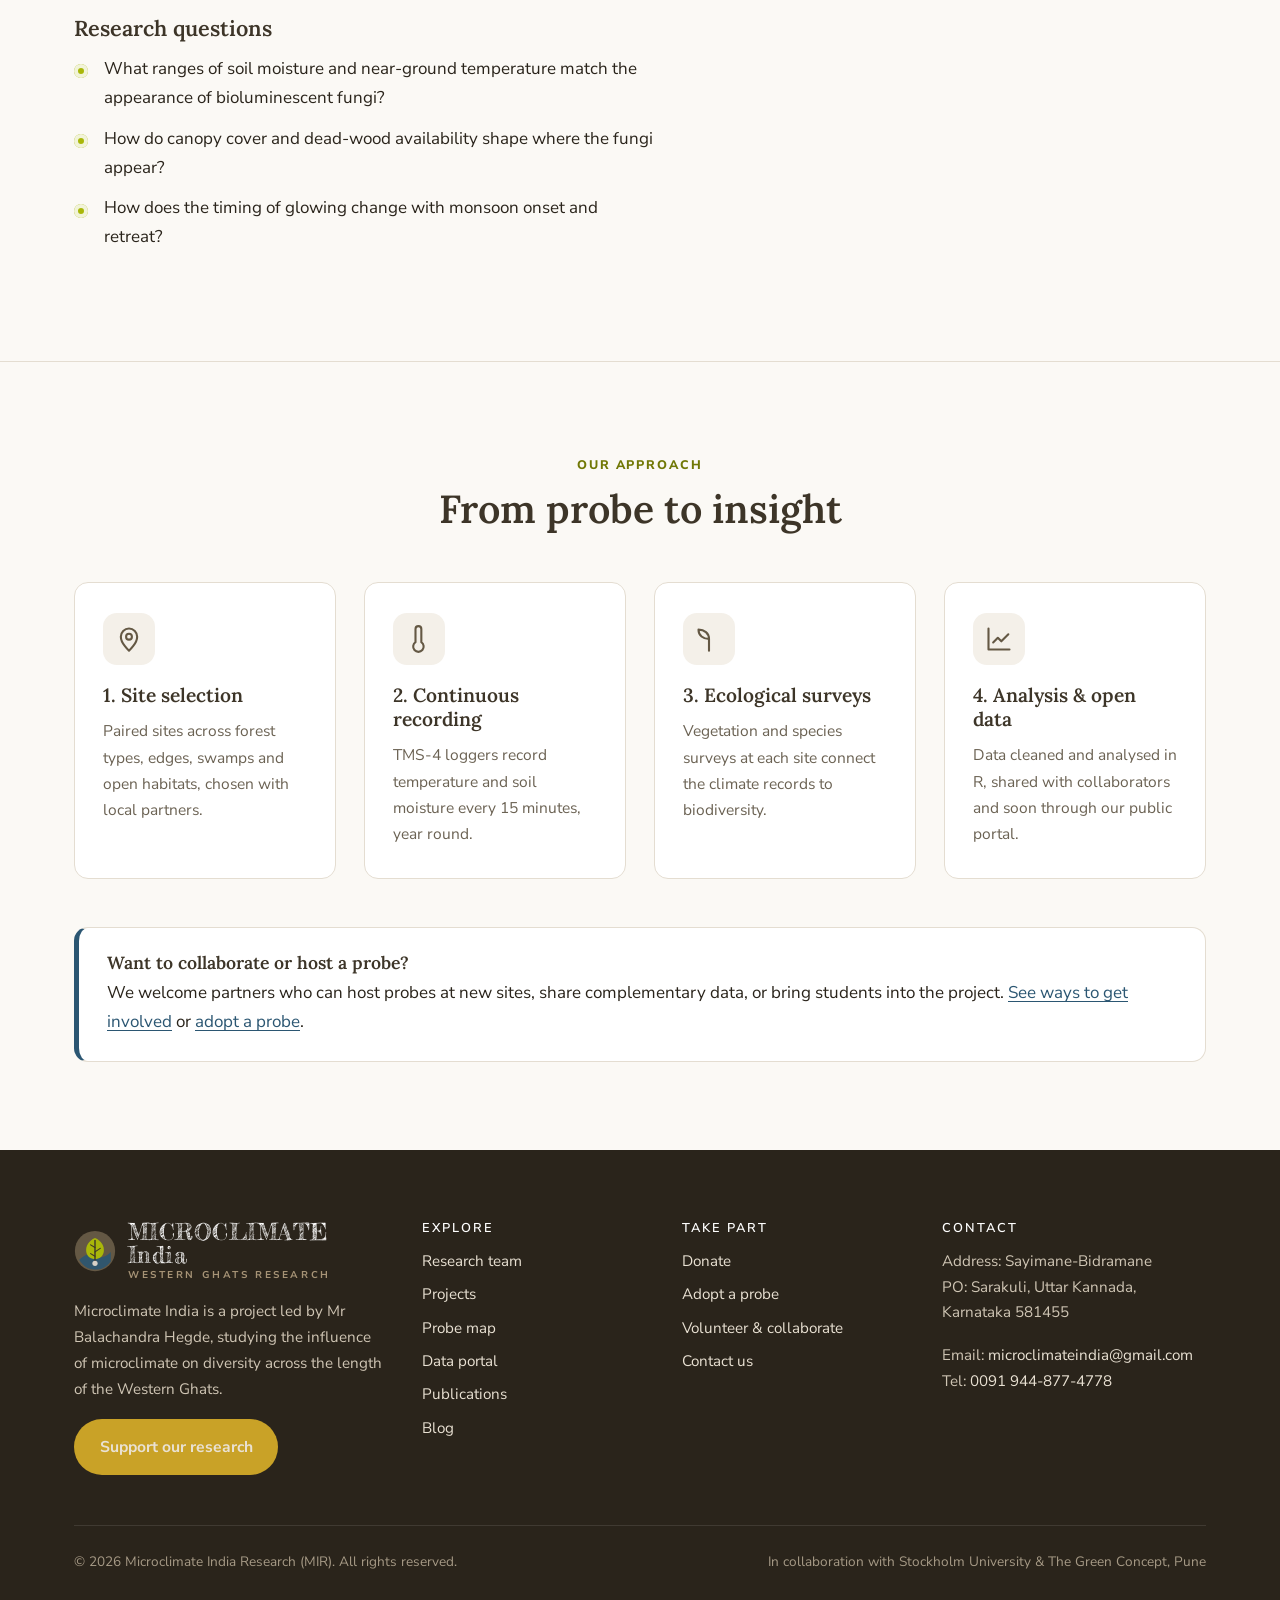
<file: projects.html>
<!doctype html>
<html lang="en">
<head>
  <meta charset="utf-8">
  <meta name="viewport" content="width=device-width, initial-scale=1">
  <title>Research projects: forests, Myristica swamps &amp; bioluminescence | Microclimate India</title>
  <meta name="description" content="Our projects on microclimate in Western Ghats forests, Myristica swamps and the bioluminescent forest floor: how fine-scale climate shapes plant and animal diversity.">
  <meta name="theme-color" content="#645844">
  <link rel="icon" href="assets/favicon.svg" type="image/svg+xml">
  <link rel="preconnect" href="https://fonts.googleapis.com">
  <link rel="preconnect" href="https://fonts.gstatic.com" crossorigin>
  <link href="https://fonts.googleapis.com/css2?family=Fredericka+the+Great&family=Lora:wght@500;600;700&family=Nunito+Sans:wght@400;600;700;800&display=swap" rel="stylesheet">
  <link rel="stylesheet" href="css/style.css">
<!-- SEO -->
  <link rel="canonical" href="https://microclimateindia.com/projects.html">
  <meta property="og:site_name" content="Microclimate India">
  <meta property="og:type" content="website">
  <meta property="og:title" content="Research projects: forests, Myristica swamps &amp; bioluminescence | Microclimate India">
  <meta property="og:description" content="Our projects on microclimate in Western Ghats forests, Myristica swamps and the bioluminescent forest floor: how fine-scale climate shapes plant and animal diversity.">
  <meta property="og:url" content="https://microclimateindia.com/projects.html">
  <meta property="og:image" content="https://microclimateindia.com/assets/img/hills-restoration.jpg">
  <meta property="og:locale" content="en_IN">
  <meta name="twitter:card" content="summary_large_image">
  <meta name="twitter:title" content="Research projects: forests, Myristica swamps &amp; bioluminescence | Microclimate India">
  <meta name="twitter:description" content="Our projects on microclimate in Western Ghats forests, Myristica swamps and the bioluminescent forest floor: how fine-scale climate shapes plant and animal diversity.">
  <meta name="twitter:image" content="https://microclimateindia.com/assets/img/hills-restoration.jpg">
  <script type="application/ld+json">{"@context":"https://schema.org","@graph":[{"@type":"ResearchOrganization","@id":"https://microclimateindia.com/#org","name":"Microclimate India Research","alternateName":["MIR","Microclimate India"],"url":"https://microclimateindia.com/","logo":"https://microclimateindia.com/assets/img/og-default.jpg","email":"microclimateindia@gmail.com","telephone":"+91-9448774778","description":"Microclimate India Research (MIR) runs India\u0027s first microclimate logger network, studying how fine-scale forest climate shapes biodiversity across the Western Ghats.","address":{"@type":"PostalAddress","streetAddress":"Sayimane-Bidramane, PO: Sarakuli","addressRegion":"Uttara Kannada, Karnataka","postalCode":"581455","addressCountry":"IN"},"areaServed":"Western Ghats, India","founder":{"@type":"Person","name":"Balachandra Hegde"},"knowsAbout":["Microclimate","Western Ghats","Myristica swamps","Forest ecology","Biodiversity conservation","TMS-4 data loggers","Soil moisture","Climate change ecology"]},{"@type":"WebPage","@id":"https://microclimateindia.com/projects.html#page","url":"https://microclimateindia.com/projects.html","name":"Research projects: forests, Myristica swamps \u0026 bioluminescence | Microclimate India","description":"Our projects on microclimate in Western Ghats forests, Myristica swamps and the bioluminescent forest floor: how fine-scale climate shapes plant and animal diversity.","isPartOf":{"@id":"https://microclimateindia.com/#website"},"publisher":{"@id":"https://microclimateindia.com/#org"},"primaryImageOfPage":"https://microclimateindia.com/assets/img/hills-restoration.jpg","inLanguage":"en"}]}</script>
<!-- /SEO -->
</head>
<body data-root="" data-page="projects">
<!-- LAYOUT:HEADER -->
<a class="skip-link" href="#main">Skip to content</a>
<header class="site-header"><div class="container header-inner"><a class="brand " href="index.html" aria-label="Microclimate India home"><svg class="brand-mark" viewBox="0 0 48 48" aria-hidden="true"><circle cx="24" cy="24" r="23" fill="#645844"/><path d="M6 34c6-5 10-7 14-6s7 4 12 3 8-4 10-6v11a21 21 0 0 1-36-2z" fill="#2b5672" opacity=".9"/><path d="M24 9c7 3 11 9 10 16-1 5-5 8-10 8s-9-3-10-8c-1-7 3-13 10-16z" fill="#a9b709"/><path d="M24 12v24" stroke="#3d3528" stroke-width="1.6" stroke-linecap="round"/><path d="M24 20l-5-3M24 25l6-4M24 30l-5-3" stroke="#3d3528" stroke-width="1.3" stroke-linecap="round"/><circle cx="24" cy="38" r="3" fill="#d8d1c6"/></svg><span class="brand-text">MICROCLIMATE India<small>Western Ghats Research</small></span></a><button class="nav-toggle" aria-label="Open menu" aria-expanded="false" aria-controls="site-nav"><svg viewBox="0 0 24 24" fill="none" stroke="currentColor" stroke-width="2" stroke-linecap="round"><path d="M3 6h18M3 12h18M3 18h18"/></svg></button><nav class="nav" id="site-nav" aria-label="Main"><a href="index.html">Home</a><a href="about.html">About Us</a><a href="projects.html" class="active" aria-current="page">Projects</a><a href="probe-map.html">Probe Map</a><a href="data.html">Data Portal</a><a href="blog.html">Research &amp; Blog</a><a href="get-involved.html">Get Involved</a><a href="contact.html">Contact</a><a class="btn btn-donate" href="donate.html">Donate</a></nav></div></header>
<!-- /LAYOUT:HEADER -->


<main id="main">
  <section class="page-hero">
    <div class="hero-bg" style="background-image:url('assets/img/hills-restoration.jpg')"></div>
    <div class="container">
      <span class="eyebrow">Our Projects</span>
      <h1>Understanding climate through various forest landscapes</h1>
      <p>Viewing the forest ecology through a micro-climate lens can help in understanding the impacts and relationships of plants and their environment. Species located in open spaces or hilltops and valleys may experience the temperature difference, and these microhabitats can act as buffering spaces for extreme temperatures.</p>
    </div>
  </section>

  <section class="section-sm bg-sand">
    <div class="container">
      <nav class="subnav" aria-label="Projects">
        <a href="#western-ghats-forests">1 · Western Ghats Forests</a>
        <a href="#myristica-swamps">2 · Myristica swamps</a>
        <a href="#bioluminescent-forest-floor">3 · Bioluminescent forest floor</a>
        <a href="#approach">Our approach</a>
      </nav>
    </div>
  </section>

  <!-- PROJECT 1 -->
  <section class="project" id="western-ghats-forests">
    <div class="container">
      <div class="split wide-left" style="align-items:start">
        <div class="reveal">
          <div class="project-num">01</div>
          <span class="tag">Project 1</span>
          <h2>Microclimate in Western Ghats Forests</h2>
          <p>This focusses on understanding the sensitivity of selected tropical tree species across vegetation clusters of the Central Western Ghats forests that vary drastically in their microclimate environment.</p>
          <p>The study is working towards characterise variation in microclimates across vegetation functional clusters in the Central and Northern Western Ghats Forest.</p>

          <h3>Why it matters</h3>
          <p>The Western Ghats run for about 1,600 km along India's west coast. Along the way they change from wet evergreen rainforest to moist and dry deciduous forest, high-altitude grasslands and farmland. Rainfall, elevation and canopy cover all change sharply over short distances, so two forests a few kilometres apart can have very different climates near the ground. Climate projections are based on coarse regional data and miss this variation. We need under-canopy measurements to know which trees and forest types are most at risk as the climate warms, and which ones can buffer the change.</p>

          <h3>Research questions</h3>
          <ul class="qlist">
            <li>How much do air, surface and soil temperatures and soil moisture differ between vegetation clusters, and between the forest interior and open ground?</li>
            <li>How strongly do different forest types buffer heat extremes during the pre-monsoon dry season?</li>
            <li>Which tropical tree species are most sensitive to these microclimate differences?</li>
            <li>How do patterns change from the Central to the Northern Western Ghats?</li>
          </ul>

          <h3>Methods</h3>
          <p>TMS-4 loggers are installed in paired plots: inside forest, at forest edges and in open habitat. They record soil temperature (−6 cm), surface temperature (+2 cm), air temperature (+15 cm) and soil moisture every 15 minutes. We pair these records with vegetation surveys and analyse them in R to compare forest types and seasons.</p>
        </div>
        <div class="reveal">
          <img src="assets/img/forest-roots.jpg" alt="Roots and leaf litter on the floor of a Western Ghats forest" style="border-radius:var(--radius);box-shadow:var(--shadow)" data-zoom>
          <div class="facts">
            <div class="fact"><b>Region</b><span>Central &amp; Northern Western Ghats, from Sakleshpur to Pune</span></div>
            <div class="fact"><b>Habitats</b><span>Evergreen, semi-evergreen &amp; deciduous forest, edges, grasslands</span></div>
            <div class="fact"><b>Partners</b><span>Agharkar Research Institute, Mhadei Research Centre, NCBS, Stockholm University</span></div>
            <div class="fact"><b>Status</b><span>Ongoing data collection</span></div>
          </div>
        </div>
      </div>
      <div class="gallery">
        <img src="assets/img/wg-canopy.jpg" alt="Forest canopy across Western Ghats hills" loading="lazy">
        <img src="assets/img/probe-forest.jpg" alt="Microclimate probe on the forest floor" loading="lazy">
        <img src="assets/img/blog/reflection-chiplun.jpg" alt="Downloading data from a probe in a mixed-deciduous forest near Chiplun, Maharashtra" loading="lazy">
      </div>
    </div>
  </section>

  <!-- PROJECT 2 -->
  <section class="project" id="myristica-swamps">
    <div class="container">
      <div class="split wide-left" style="align-items:start">
        <div class="reveal">
          <div class="project-num">02</div>
          <span class="tag">Project 2</span>
          <h2>Myristica swamps</h2>
          <p>Myristica swamps are unique ecosystems found in Western Ghats of India. They are located in the valleys of tropical forests with perennial source of water. This study will focus studying and to characterise the variation in microclimate across myristica swamps and its neighbouring habitats</p>

          <h3>A relic forest</h3>
          <p>Myristica swamps are freshwater swamp forests dominated by trees of the nutmeg family (Myristicaceae). The trees have dramatic stilt roots and knee roots that let them breathe in waterlogged soil. Scientists consider the swamps among the oldest forest types in the region. Today they survive only as small, scattered patches in Uttara Kannada, Shimoga, Goa and Kerala, which makes them some of the most threatened ecosystems in the Western Ghats. Because they stay wet all year, they may be important cool, humid refuges in a warming landscape.</p>

          <h3>Moisture and Diversity of forest and Swamps</h3>
          <p>Our latest initiative: we have initiated a monitoring project in the myristica swamps near forests of Sirsi and Shimoga regions. Probes inside the swamps and in the surrounding forest let us measure how much cooler and wetter the swamp interior stays through the year.</p>

          <h3>Research questions</h3>
          <ul class="qlist">
            <li>How different are swamp temperature and soil moisture from the surrounding forest, especially in the dry season?</li>
            <li>How does the swamp microclimate relate to plant and animal diversity?</li>
            <li>How sensitive are swamps to changes in stream flow and land use upstream?</li>
          </ul>
        </div>
        <div class="reveal">
          <img src="assets/img/swamp-1.jpg" alt="Stilt roots of Myristica trees in a swamp" style="border-radius:var(--radius);box-shadow:var(--shadow)" data-zoom>
          <div class="facts">
            <div class="fact"><b>Region</b><span>Uttara Kannada &amp; Chikkamagaluru, Karnataka</span></div>
            <div class="fact"><b>Sites</b><span>Darbejaddi, Chare, Choudikan–Nilkund, Elaeocarpus swamp</span></div>
            <div class="fact"><b>Design</b><span>Swamp → edge / forest → peak transects</span></div>
            <div class="fact"><b>Team</b><span>MIR core team</span></div>
            <div class="fact"><b>Status</b><span>Monitoring initiated</span></div>
          </div>
        </div>
      </div>
      <div class="gallery">
        <img src="assets/img/swamp-2.jpg" alt="Tangled roots in a Myristica swamp" loading="lazy">
        <img src="assets/img/probe-swamp-2.jpg" alt="Microclimate probe installed in a swamp" loading="lazy">
        <img src="assets/img/swamp-3.jpg" alt="Knee roots rising from the swamp floor" loading="lazy">
      </div>
    </div>
  </section>

  <!-- PROJECT 3 -->
  <section class="project" id="bioluminescent-forest-floor">
    <div class="container">
      <div class="split wide-left" style="align-items:start">
        <div class="reveal">
          <div class="project-num">03</div>
          <span class="tag">Project 3</span>
          <h2>Bioluminescent forest floor</h2>
          <p>The bioluminescent fungi in the Western Ghats are mainly found on decaying wood and rotting plant matter. The phenomenon is most visible during the monsoon season, from June to October, when the humidity and moisture levels are optimal for the fungi to thrive.</p>
          <p>The study is trying to understand the microclimate requirements for growth of these bioluminescent fungi.</p>

          <h3>Why it matters</h3>
          <p>Glowing fungi are a striking sign of a healthy, moist forest floor. They also do real ecological work, breaking down wood and recycling nutrients. Their growth depends on narrow ranges of temperature and moisture in the leaf litter. A shorter or more erratic monsoon could shrink the window when they can grow. Recording the conditions where they occur gives us a baseline for tracking that change. It is also a great way to bring people into forest science.</p>

          <h3>Research questions</h3>
          <ul class="qlist">
            <li>What ranges of soil moisture and near-ground temperature match the appearance of bioluminescent fungi?</li>
            <li>How do canopy cover and dead-wood availability shape where the fungi appear?</li>
            <li>How does the timing of glowing change with monsoon onset and retreat?</li>
          </ul>
        </div>
        <div class="reveal">
          <img src="assets/img/fungi.jpg" alt="Bioluminescent fungi glowing green at night" style="border-radius:var(--radius);box-shadow:var(--shadow)" data-zoom>
          <div class="facts">
            <div class="fact"><b>Season</b><span>Monsoon, June to October</span></div>
            <div class="fact"><b>Habitats</b><span>Decaying wood &amp; leaf litter in moist forest</span></div>
            <div class="fact"><b>Status</b><span>Exploratory</span></div>
          </div>
        </div>
      </div>
    </div>
  </section>

  <!-- APPROACH -->
  <section class="section" id="approach">
    <div class="container">
      <div class="section-head center reveal">
        <span class="eyebrow">Our approach</span>
        <h2>From probe to insight</h2>
      </div>
      <div class="grid grid-4">
        <div class="icon-card reveal"><div class="ic"><svg viewBox="0 0 24 24" fill="none" stroke="currentColor" stroke-width="1.8" stroke-linecap="round" stroke-linejoin="round"><path d="M12 22s-7-6.2-7-12a7 7 0 0 1 14 0c0 5.8-7 12-7 12z"/><circle cx="12" cy="10" r="2.5"/></svg></div><h3>1. Site selection</h3><p>Paired sites across forest types, edges, swamps and open habitats, chosen with local partners.</p></div>
        <div class="icon-card reveal"><div class="ic"><svg viewBox="0 0 24 24" fill="none" stroke="currentColor" stroke-width="1.8" stroke-linecap="round" stroke-linejoin="round"><path d="M14 14.76V3.5a2.5 2.5 0 0 0-5 0v11.26a4.5 4.5 0 1 0 5 0z"/></svg></div><h3>2. Continuous recording</h3><p>TMS-4 loggers record temperature and soil moisture every 15 minutes, year round.</p></div>
        <div class="icon-card reveal"><div class="ic"><svg viewBox="0 0 24 24" fill="none" stroke="currentColor" stroke-width="1.8" stroke-linecap="round" stroke-linejoin="round"><path d="M12 22V12"/><path d="M12 12C12 7 8 4 3 4c0 5 4 8 9 8z"/></svg></div><h3>3. Ecological surveys</h3><p>Vegetation and species surveys at each site connect the climate records to biodiversity.</p></div>
        <div class="icon-card reveal"><div class="ic"><svg viewBox="0 0 24 24" fill="none" stroke="currentColor" stroke-width="1.8" stroke-linecap="round" stroke-linejoin="round"><path d="M3 3v18h18"/><path d="M7 15l4-4 3 3 6-6"/></svg></div><h3>4. Analysis &amp; open data</h3><p>Data cleaned and analysed in R, shared with collaborators and soon through our public portal.</p></div>
      </div>
      <div class="callout reveal" style="margin-top:48px">
        <h4>Want to collaborate or host a probe?</h4>
        <p>We welcome partners who can host probes at new sites, share complementary data, or bring students into the project. <a href="get-involved.html">See ways to get involved</a> or <a href="donate.html#adopt">adopt a probe</a>.</p>
      </div>
    </div>
  </section>
</main>

<!-- LAYOUT:FOOTER -->
<footer class="site-footer"><div class="container"><div class="footer-grid">
<div class="footer-brand"><a class="brand " href="index.html" aria-label="Microclimate India home"><svg class="brand-mark" viewBox="0 0 48 48" aria-hidden="true"><circle cx="24" cy="24" r="23" fill="#645844"/><path d="M6 34c6-5 10-7 14-6s7 4 12 3 8-4 10-6v11a21 21 0 0 1-36-2z" fill="#2b5672" opacity=".9"/><path d="M24 9c7 3 11 9 10 16-1 5-5 8-10 8s-9-3-10-8c-1-7 3-13 10-16z" fill="#a9b709"/><path d="M24 12v24" stroke="#3d3528" stroke-width="1.6" stroke-linecap="round"/><path d="M24 20l-5-3M24 25l6-4M24 30l-5-3" stroke="#3d3528" stroke-width="1.3" stroke-linecap="round"/><circle cx="24" cy="38" r="3" fill="#d8d1c6"/></svg><span class="brand-text">MICROCLIMATE India<small>Western Ghats Research</small></span></a><p style="margin-top:18px">Microclimate India is a project led by Mr Balachandra Hegde, studying the influence of microclimate on diversity across the length of the Western Ghats.</p><a class="btn btn-donate" href="donate.html">Support our research</a></div>
<div><h4>Explore</h4><ul><li><a href="about.html">Research team</a></li><li><a href="projects.html">Projects</a></li><li><a href="probe-map.html">Probe map</a></li><li><a href="data.html">Data portal</a></li><li><a href="blog.html#publications">Publications</a></li><li><a href="blog.html#blog">Blog</a></li></ul></div>
<div><h4>Take part</h4><ul><li><a href="donate.html">Donate</a></li><li><a href="donate.html#adopt">Adopt a probe</a></li><li><a href="get-involved.html">Volunteer &amp; collaborate</a></li><li><a href="contact.html">Contact us</a></li></ul></div>
<div><h4>Contact</h4><p>Address: Sayimane-Bidramane<br>PO: Sarakuli, Uttar Kannada,<br>Karnataka 581455</p><p>Email: <a href="mailto:microclimateindia@gmail.com">microclimateindia@gmail.com</a><br>Tel: <a href="tel:+919448774778">0091 944-877-4778</a></p></div>
</div>
<div class="footer-bottom"><span>&copy; <span class="js-year">2026</span> Microclimate India Research (MIR). All rights reserved.</span><span>In collaboration with Stockholm University &amp; The Green Concept, Pune</span></div>
</div></footer>
<!-- /LAYOUT:FOOTER -->

<script src="js/main.js"></script>
</body>
</html>
</file>
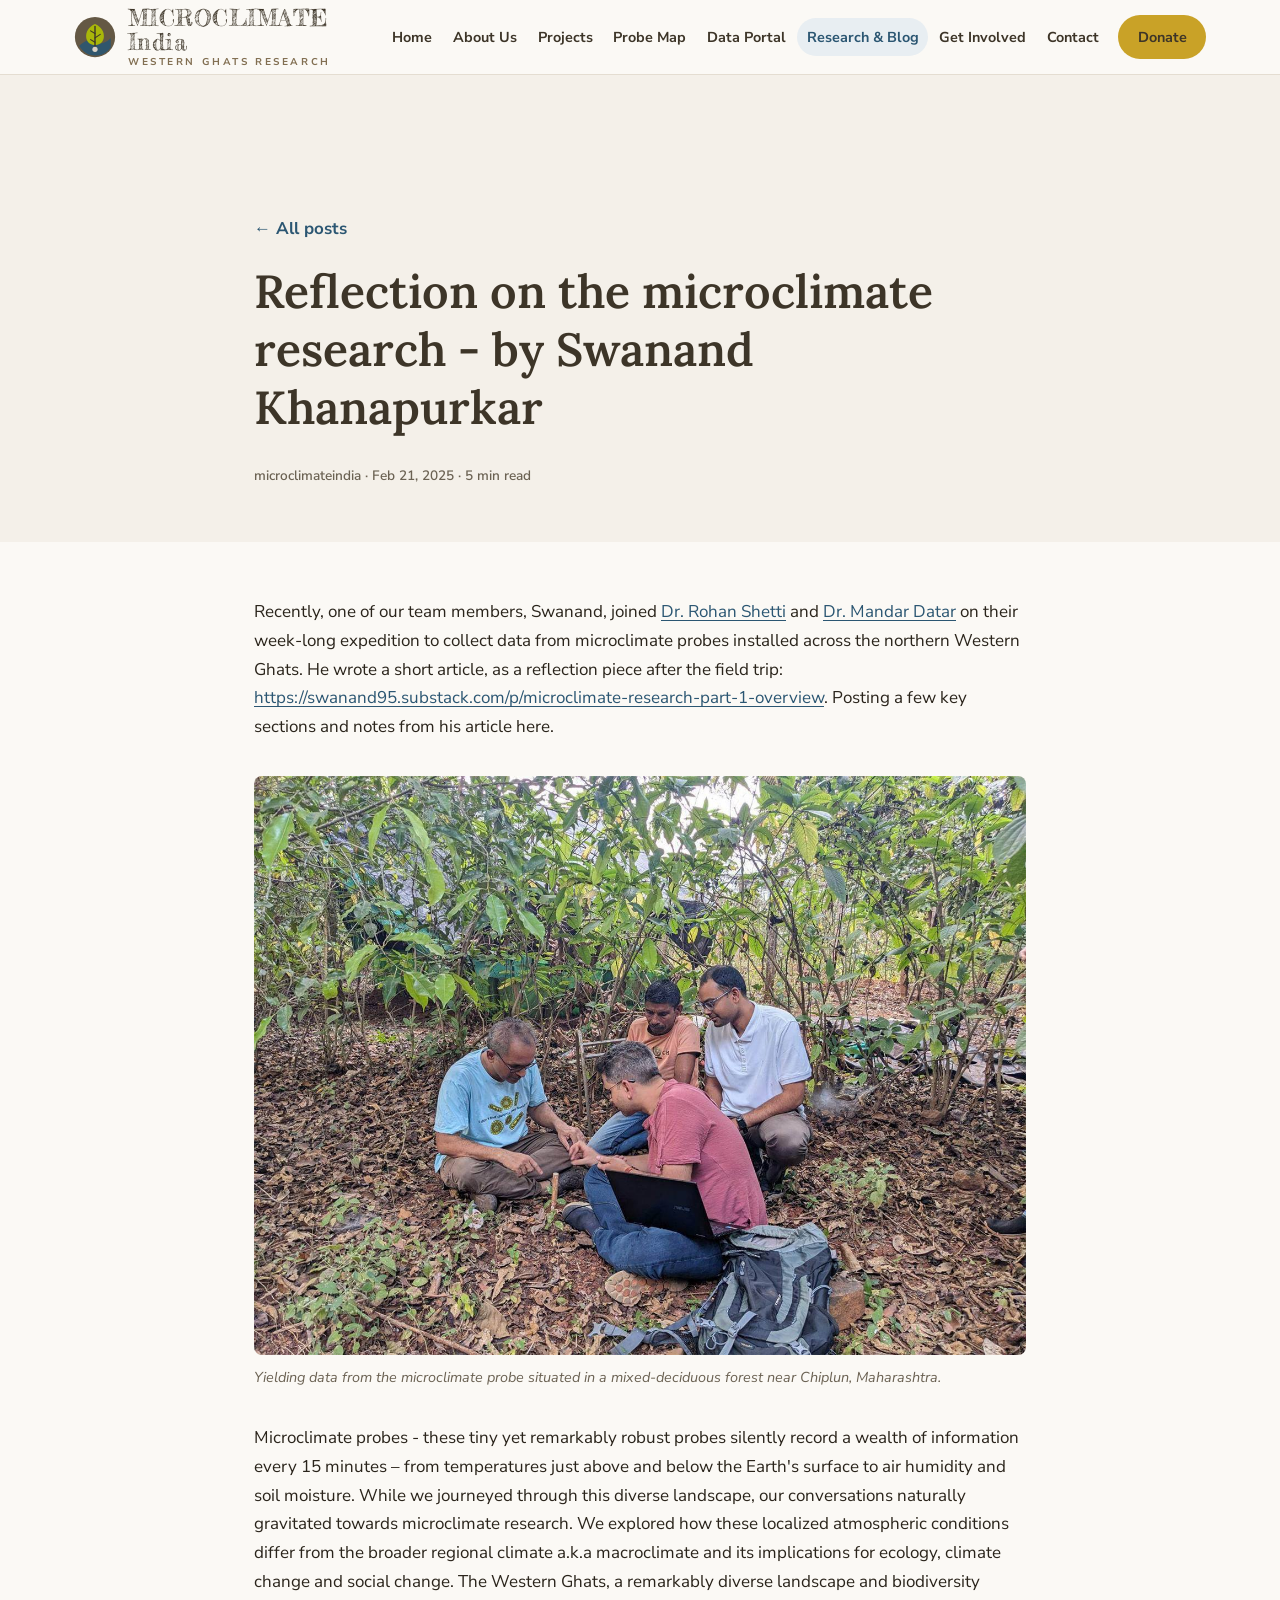
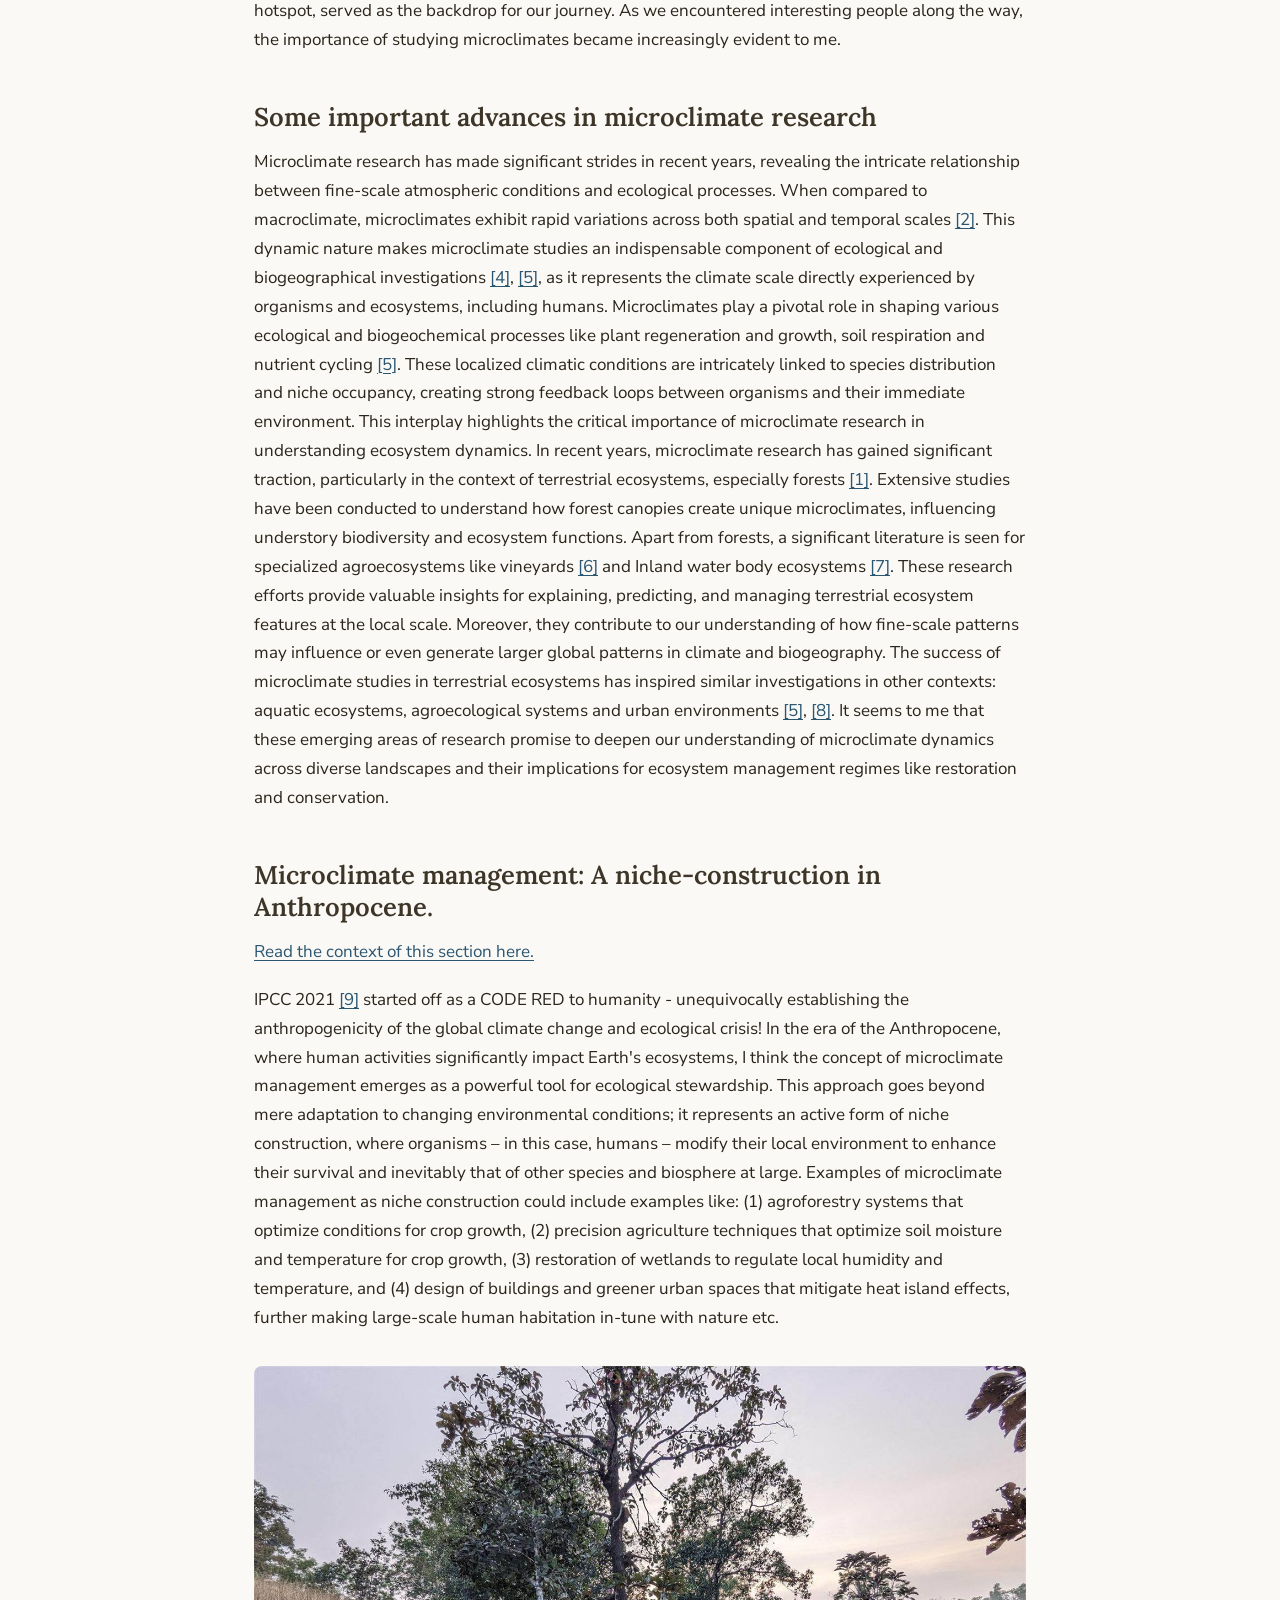
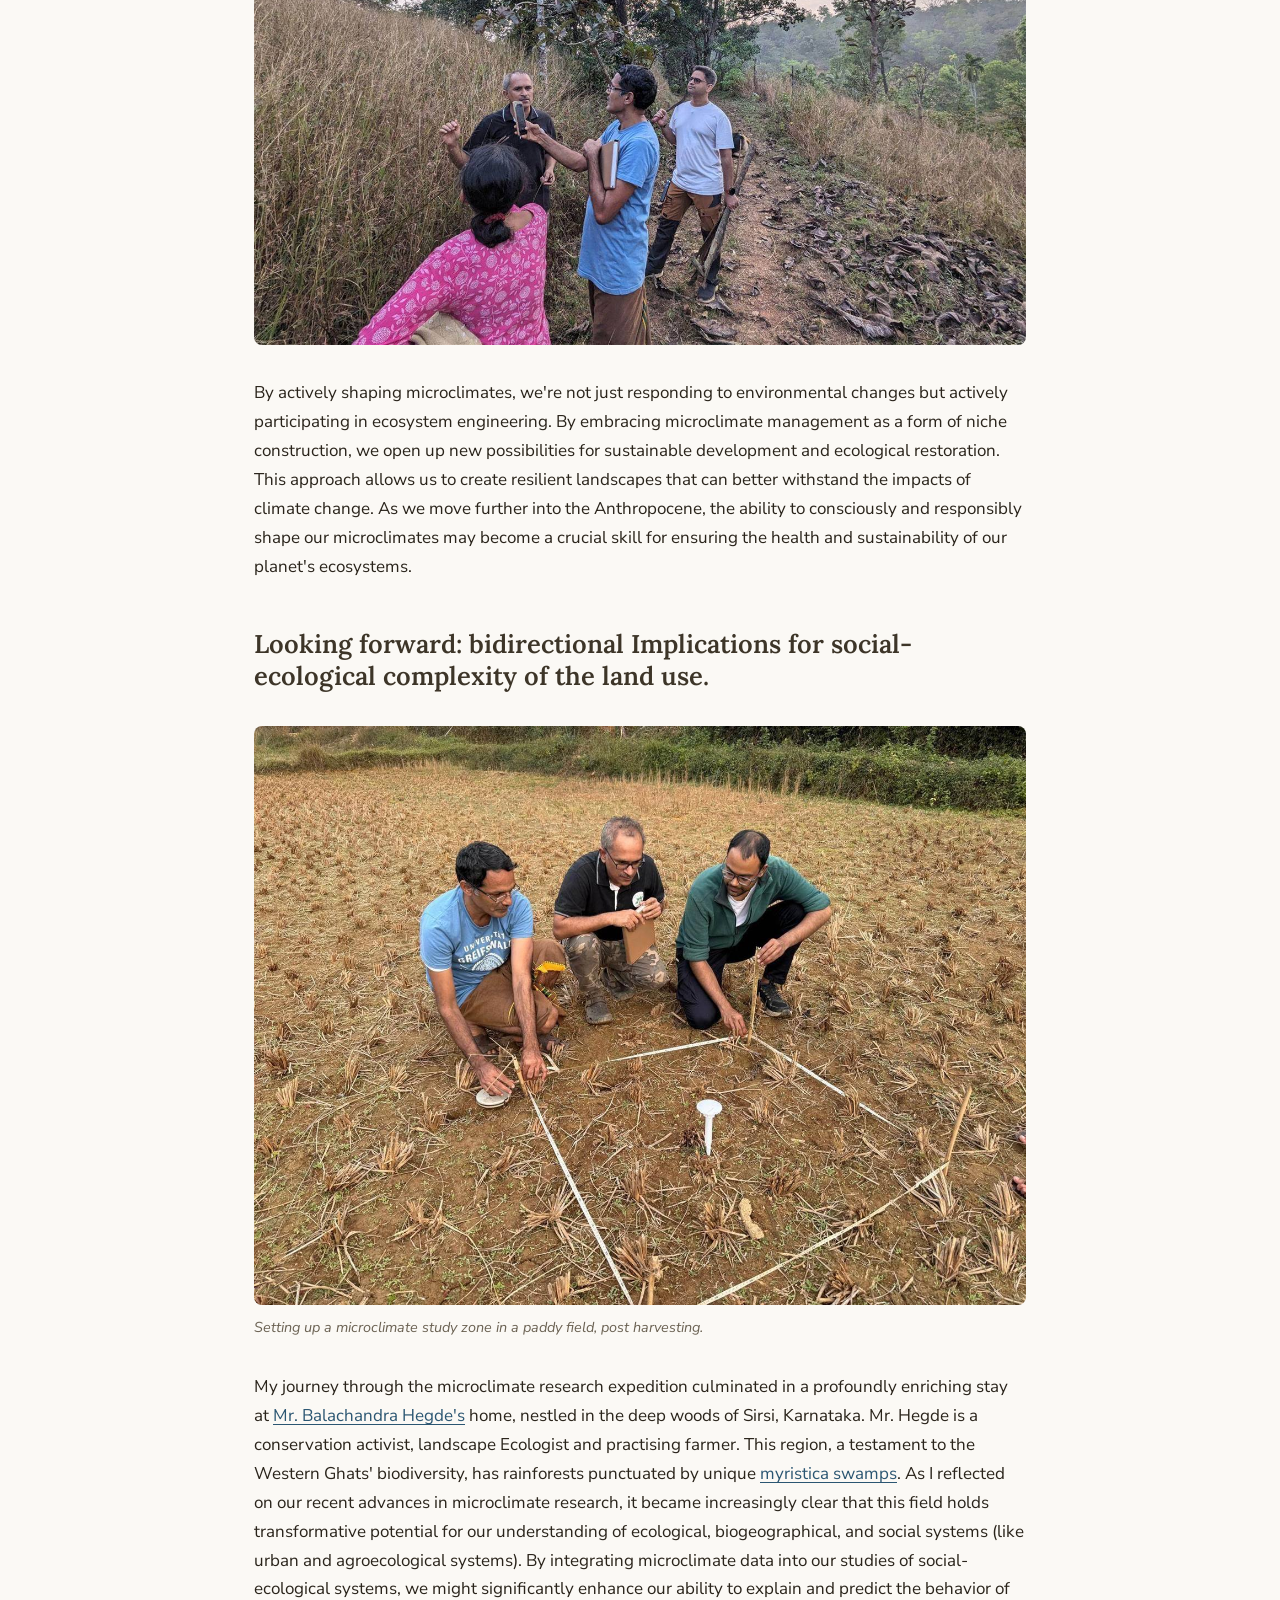
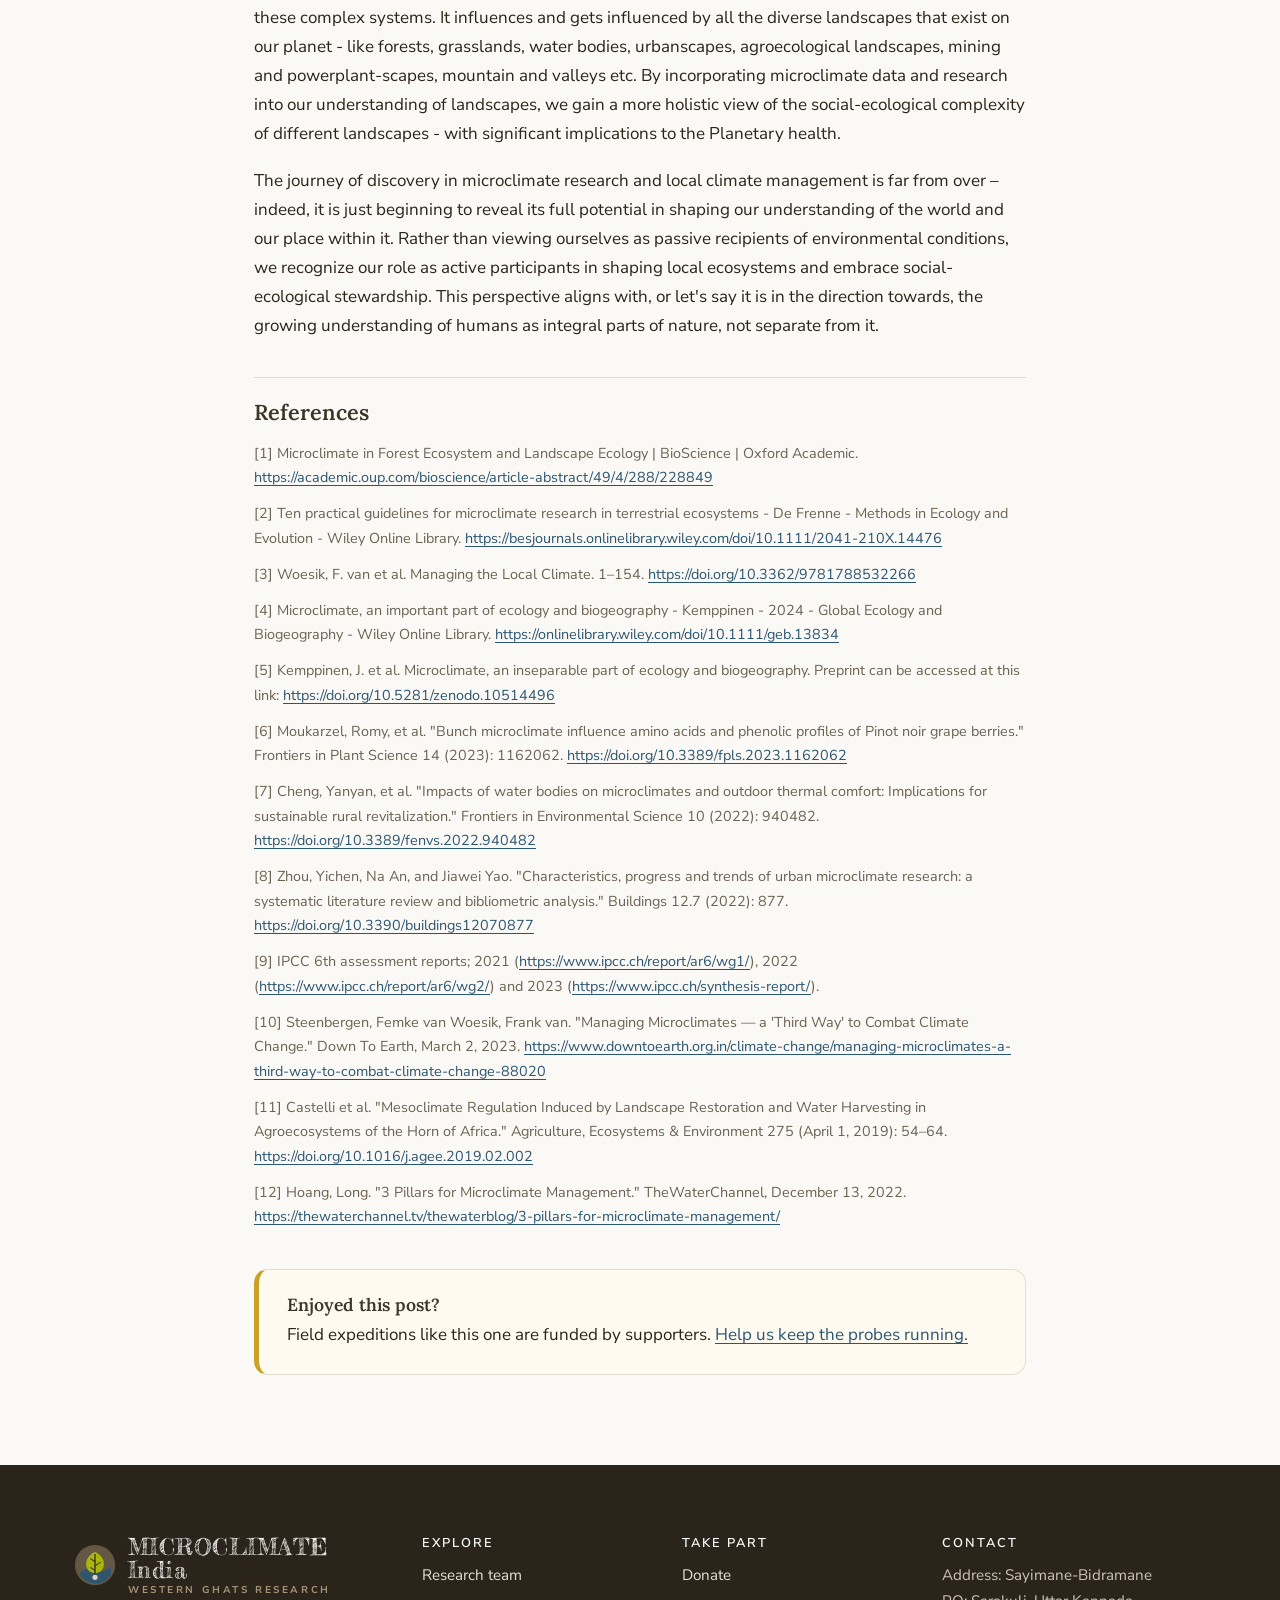
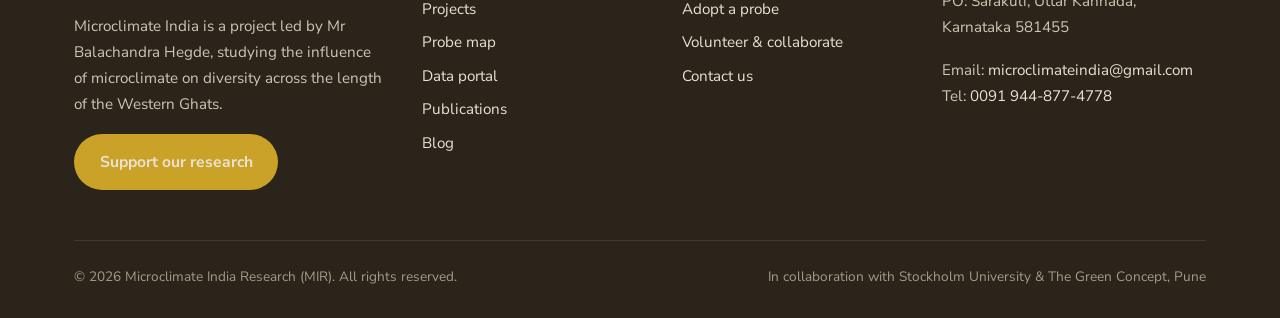
<file: blog/reflection-on-the-microclimate-research.html>
<!doctype html>
<html lang="en">
<head>
  <meta charset="utf-8">
  <meta name="viewport" content="width=device-width, initial-scale=1">
  <title>Reflection on the microclimate research | Microclimate India</title>
  <meta name="description" content="Swanand Khanapurkar reflects on a week-long expedition to collect data from microclimate probes across the northern Western Ghats.">
  <meta name="theme-color" content="#645844">
  <link rel="icon" href="../assets/favicon.svg" type="image/svg+xml">
  <link rel="preconnect" href="https://fonts.googleapis.com">
  <link rel="preconnect" href="https://fonts.gstatic.com" crossorigin>
  <link href="https://fonts.googleapis.com/css2?family=Fredericka+the+Great&family=Lora:wght@500;600;700&family=Nunito+Sans:wght@400;600;700;800&display=swap" rel="stylesheet">
  <link rel="stylesheet" href="../css/style.css">
<!-- SEO -->
  <link rel="canonical" href="https://microclimateindia.com/blog/reflection-on-the-microclimate-research.html">
  <meta property="og:site_name" content="Microclimate India">
  <meta property="og:type" content="article">
  <meta property="og:title" content="Reflection on the microclimate research | Microclimate India">
  <meta property="og:description" content="Swanand Khanapurkar reflects on a week-long expedition to collect data from microclimate probes across the northern Western Ghats.">
  <meta property="og:url" content="https://microclimateindia.com/blog/reflection-on-the-microclimate-research.html">
  <meta property="og:image" content="https://microclimateindia.com/assets/img/blog/reflection-chiplun.jpg">
  <meta property="og:locale" content="en_IN">
  <meta name="twitter:card" content="summary_large_image">
  <meta name="twitter:title" content="Reflection on the microclimate research | Microclimate India">
  <meta name="twitter:description" content="Swanand Khanapurkar reflects on a week-long expedition to collect data from microclimate probes across the northern Western Ghats.">
  <meta name="twitter:image" content="https://microclimateindia.com/assets/img/blog/reflection-chiplun.jpg">
  <script type="application/ld+json">{"@context":"https://schema.org","@graph":[{"@type":"ResearchOrganization","@id":"https://microclimateindia.com/#org","name":"Microclimate India Research","alternateName":["MIR","Microclimate India"],"url":"https://microclimateindia.com/","logo":"https://microclimateindia.com/assets/img/og-default.jpg","email":"microclimateindia@gmail.com","telephone":"+91-9448774778","description":"Microclimate India Research (MIR) runs India\u0027s first microclimate logger network, studying how fine-scale forest climate shapes biodiversity across the Western Ghats.","address":{"@type":"PostalAddress","streetAddress":"Sayimane-Bidramane, PO: Sarakuli","addressRegion":"Uttara Kannada, Karnataka","postalCode":"581455","addressCountry":"IN"},"areaServed":"Western Ghats, India","founder":{"@type":"Person","name":"Balachandra Hegde"},"knowsAbout":["Microclimate","Western Ghats","Myristica swamps","Forest ecology","Biodiversity conservation","TMS-4 data loggers","Soil moisture","Climate change ecology"]},{"@type":"WebPage","@id":"https://microclimateindia.com/blog/reflection-on-the-microclimate-research.html#page","url":"https://microclimateindia.com/blog/reflection-on-the-microclimate-research.html","name":"Reflection on the microclimate research | Microclimate India","description":"Swanand Khanapurkar reflects on a week-long expedition to collect data from microclimate probes across the northern Western Ghats.","isPartOf":{"@id":"https://microclimateindia.com/#website"},"publisher":{"@id":"https://microclimateindia.com/#org"},"primaryImageOfPage":"https://microclimateindia.com/assets/img/blog/reflection-chiplun.jpg","inLanguage":"en"},{"@type":"BlogPosting","headline":"Reflection on the microclimate research - by Swanand Khanapurkar","description":"Swanand Khanapurkar reflects on a week-long expedition to collect data from microclimate probes across the northern Western Ghats.","image":"https://microclimateindia.com/assets/img/blog/reflection-chiplun.jpg","datePublished":"2025-02-21","author":{"@type":"Person","name":"Swanand Khanapurkar"},"publisher":{"@id":"https://microclimateindia.com/#org"},"mainEntityOfPage":"https://microclimateindia.com/blog/reflection-on-the-microclimate-research.html","inLanguage":"en"}]}</script>
<!-- /SEO -->
</head>
<body data-root="../" data-page="blog">
<!-- LAYOUT:HEADER -->
<a class="skip-link" href="#main">Skip to content</a>
<header class="site-header"><div class="container header-inner"><a class="brand " href="../index.html" aria-label="Microclimate India home"><svg class="brand-mark" viewBox="0 0 48 48" aria-hidden="true"><circle cx="24" cy="24" r="23" fill="#645844"/><path d="M6 34c6-5 10-7 14-6s7 4 12 3 8-4 10-6v11a21 21 0 0 1-36-2z" fill="#2b5672" opacity=".9"/><path d="M24 9c7 3 11 9 10 16-1 5-5 8-10 8s-9-3-10-8c-1-7 3-13 10-16z" fill="#a9b709"/><path d="M24 12v24" stroke="#3d3528" stroke-width="1.6" stroke-linecap="round"/><path d="M24 20l-5-3M24 25l6-4M24 30l-5-3" stroke="#3d3528" stroke-width="1.3" stroke-linecap="round"/><circle cx="24" cy="38" r="3" fill="#d8d1c6"/></svg><span class="brand-text">MICROCLIMATE India<small>Western Ghats Research</small></span></a><button class="nav-toggle" aria-label="Open menu" aria-expanded="false" aria-controls="site-nav"><svg viewBox="0 0 24 24" fill="none" stroke="currentColor" stroke-width="2" stroke-linecap="round"><path d="M3 6h18M3 12h18M3 18h18"/></svg></button><nav class="nav" id="site-nav" aria-label="Main"><a href="../index.html">Home</a><a href="../about.html">About Us</a><a href="../projects.html">Projects</a><a href="../probe-map.html">Probe Map</a><a href="../data.html">Data Portal</a><a href="../blog.html" class="active" aria-current="page">Research &amp; Blog</a><a href="../get-involved.html">Get Involved</a><a href="../contact.html">Contact</a><a class="btn btn-donate" href="../donate.html">Donate</a></nav></div></header>
<!-- /LAYOUT:HEADER -->


<main id="main">
  <header class="post-header">
    <div class="container narrow">
      <a class="back-link" href="../blog.html">&larr; All posts</a>
      <h1>Reflection on the microclimate research - by Swanand Khanapurkar</h1>
      <p class="post-meta">microclimateindia · Feb 21, 2025 · 5 min read</p>
    </div>
  </header>

  <article class="post-body">
    <div class="container narrow">
      <p>Recently, one of our team members, Swanand, joined <a href="https://www.linkedin.com/in/dr-rohan-shetti-40a66756/?originalSubdomain=de" target="_blank" rel="noopener">Dr. Rohan Shetti</a> and <a href="https://aripune.res.in/scientist/dr-mandar-datar/" target="_blank" rel="noopener">Dr. Mandar Datar</a> on their week-long expedition to collect data from microclimate probes installed across the northern Western Ghats. He wrote a short article, as a reflection piece after the field trip: <a href="https://swanand95.substack.com/p/microclimate-research-part-1-overview" target="_blank" rel="noopener">https://swanand95.substack.com/p/microclimate-research-part-1-overview</a>. Posting a few key sections and notes from his article here.</p>

      <figure>
        <img src="../assets/img/blog/reflection-chiplun.jpg" alt="Yielding data from the microclimate probe situated in a mixed-deciduous forest near Chiplun, Maharashtra." data-zoom>
        <figcaption>Yielding data from the microclimate probe situated in a mixed-deciduous forest near Chiplun, Maharashtra.</figcaption>
      </figure>

      <p>Microclimate probes - these tiny yet remarkably robust probes silently record a wealth of information every 15 minutes – from temperatures just above and below the Earth's surface to air humidity and soil moisture. While we journeyed through this diverse landscape, our conversations naturally gravitated towards microclimate research. We explored how these localized atmospheric conditions differ from the broader regional climate a.k.a macroclimate and its implications for ecology, climate change and social change. The Western Ghats, a remarkably diverse landscape and biodiversity hotspot, served as the backdrop for our journey. As we encountered interesting people along the way, the importance of studying microclimates became increasingly evident to me.</p>

      <h2>Some important advances in microclimate research</h2>
      <p>Microclimate research has made significant strides in recent years, revealing the intricate relationship between fine-scale atmospheric conditions and ecological processes. When compared to macroclimate, microclimates exhibit rapid variations across both spatial and temporal scales <a href="#ref2">[2]</a>. This dynamic nature makes microclimate studies an indispensable component of ecological and biogeographical investigations <a href="#ref4">[4]</a>, <a href="#ref5">[5]</a>, as it represents the climate scale directly experienced by organisms and ecosystems, including humans. Microclimates play a pivotal role in shaping various ecological and biogeochemical processes like plant regeneration and growth, soil respiration and nutrient cycling <a href="#ref5">[5]</a>. These localized climatic conditions are intricately linked to species distribution and niche occupancy, creating strong feedback loops between organisms and their immediate environment. This interplay highlights the critical importance of microclimate research in understanding ecosystem dynamics. In recent years, microclimate research has gained significant traction, particularly in the context of terrestrial ecosystems, especially forests <a href="#ref1">[1]</a>. Extensive studies have been conducted to understand how forest canopies create unique microclimates, influencing understory biodiversity and ecosystem functions. Apart from forests, a significant literature is seen for specialized agroecosystems like vineyards <a href="#ref6">[6]</a> and Inland water body ecosystems <a href="#ref7">[7]</a>. These research efforts provide valuable insights for explaining, predicting, and managing terrestrial ecosystem features at the local scale. Moreover, they contribute to our understanding of how fine-scale patterns may influence or even generate larger global patterns in climate and biogeography. The success of microclimate studies in terrestrial ecosystems has inspired similar investigations in other contexts: aquatic ecosystems, agroecological systems and urban environments <a href="#ref5">[5]</a>, <a href="#ref8">[8]</a>. It seems to me that these emerging areas of research promise to deepen our understanding of microclimate dynamics across diverse landscapes and their implications for ecosystem management regimes like restoration and conservation.</p>

      <h2>Microclimate management: A niche-construction in Anthropocene.</h2>
      <p><a href="https://swanand95.substack.com/i/156594764/a-bit-of-context" target="_blank" rel="noopener">Read the context of this section here.</a></p>
      <p>IPCC 2021 <a href="#ref9">[9]</a> started off as a CODE RED to humanity - unequivocally establishing the anthropogenicity of the global climate change and ecological crisis! In the era of the Anthropocene, where human activities significantly impact Earth's ecosystems, I think the concept of microclimate management emerges as a powerful tool for ecological stewardship. This approach goes beyond mere adaptation to changing environmental conditions; it represents an active form of niche construction, where organisms – in this case, humans – modify their local environment to enhance their survival and inevitably that of other species and biosphere at large. Examples of microclimate management as niche construction could include examples like: (1) agroforestry systems that optimize conditions for crop growth, (2) precision agriculture techniques that optimize soil moisture and temperature for crop growth, (3) restoration of wetlands to regulate local humidity and temperature, and (4) design of buildings and greener urban spaces that mitigate heat island effects, further making large-scale human habitation in-tune with nature etc.</p>

      <figure>
        <img src="../assets/img/blog/reflection-hillside.jpg" alt="Field team at a hillside study site in the Western Ghats" data-zoom>
      </figure>

      <p>By actively shaping microclimates, we're not just responding to environmental changes but actively participating in ecosystem engineering. By embracing microclimate management as a form of niche construction, we open up new possibilities for sustainable development and ecological restoration. This approach allows us to create resilient landscapes that can better withstand the impacts of climate change. As we move further into the Anthropocene, the ability to consciously and responsibly shape our microclimates may become a crucial skill for ensuring the health and sustainability of our planet's ecosystems.</p>

      <h2>Looking forward: bidirectional Implications for social-ecological complexity of the land use.</h2>
      <figure>
        <img src="../assets/img/blog/reflection-paddy.jpg" alt="Setting up a microclimate study zone in a paddy field, post harvesting." data-zoom>
        <figcaption>Setting up a microclimate study zone in a paddy field, post harvesting.</figcaption>
      </figure>
      <p>My journey through the microclimate research expedition culminated in a profoundly enriching stay at <a href="https://www.linkedin.com/in/balachandra-hegde-344592175/?originalSubdomain=in" target="_blank" rel="noopener">Mr. Balachandra Hegde's</a> home, nestled in the deep woods of Sirsi, Karnataka. Mr. Hegde is a conservation activist, landscape Ecologist and practising farmer. This region, a testament to the Western Ghats' biodiversity, has rainforests punctuated by unique <a href="https://en.wikipedia.org/wiki/Myristica_swamp" target="_blank" rel="noopener">myristica swamps</a>. As I reflected on our recent advances in microclimate research, it became increasingly clear that this field holds transformative potential for our understanding of ecological, biogeographical, and social systems (like urban and agroecological systems). By integrating microclimate data into our studies of social-ecological systems, we might significantly enhance our ability to explain and predict the behavior of these complex systems. It influences and gets influenced by all the diverse landscapes that exist on our planet - like forests, grasslands, water bodies, urbanscapes, agroecological landscapes, mining and powerplant-scapes, mountain and valleys etc. By incorporating microclimate data and research into our understanding of landscapes, we gain a more holistic view of the social-ecological complexity of different landscapes - with significant implications to the Planetary health.</p>
      <p>The journey of discovery in microclimate research and local climate management is far from over – indeed, it is just beginning to reveal its full potential in shaping our understanding of the world and our place within it. Rather than viewing ourselves as passive recipients of environmental conditions, we recognize our role as active participants in shaping local ecosystems and embrace social-ecological stewardship. This perspective aligns with, or let's say it is in the direction towards, the growing understanding of humans as integral parts of nature, not separate from it.</p>

      <div class="refs">
        <h3>References</h3>
        <ol>
          <li id="ref1">[1] Microclimate in Forest Ecosystem and Landscape Ecology | BioScience | Oxford Academic. <a href="https://academic.oup.com/bioscience/article-abstract/49/4/288/228849?redirectedFrom=fulltext" target="_blank" rel="noopener">https://academic.oup.com/bioscience/article-abstract/49/4/288/228849</a></li>
          <li id="ref2">[2] Ten practical guidelines for microclimate research in terrestrial ecosystems - De Frenne - Methods in Ecology and Evolution - Wiley Online Library. <a href="https://besjournals.onlinelibrary.wiley.com/doi/10.1111/2041-210X.14476" target="_blank" rel="noopener">https://besjournals.onlinelibrary.wiley.com/doi/10.1111/2041-210X.14476</a></li>
          <li id="ref3">[3] Woesik, F. van et al. Managing the Local Climate. 1–154. <a href="https://doi.org/10.3362/9781788532266" target="_blank" rel="noopener">https://doi.org/10.3362/9781788532266</a></li>
          <li id="ref4">[4] Microclimate, an important part of ecology and biogeography - Kemppinen - 2024 - Global Ecology and Biogeography - Wiley Online Library. <a href="https://onlinelibrary.wiley.com/doi/10.1111/geb.13834" target="_blank" rel="noopener">https://onlinelibrary.wiley.com/doi/10.1111/geb.13834</a></li>
          <li id="ref5">[5] Kemppinen, J. et al. Microclimate, an inseparable part of ecology and biogeography. Preprint can be accessed at this link: <a href="https://doi.org/10.5281/zenodo.10514496" target="_blank" rel="noopener">https://doi.org/10.5281/zenodo.10514496</a></li>
          <li id="ref6">[6] Moukarzel, Romy, et al. "Bunch microclimate influence amino acids and phenolic profiles of Pinot noir grape berries." Frontiers in Plant Science 14 (2023): 1162062. <a href="https://doi.org/10.3389/fpls.2023.1162062" target="_blank" rel="noopener">https://doi.org/10.3389/fpls.2023.1162062</a></li>
          <li id="ref7">[7] Cheng, Yanyan, et al. "Impacts of water bodies on microclimates and outdoor thermal comfort: Implications for sustainable rural revitalization." Frontiers in Environmental Science 10 (2022): 940482. <a href="https://doi.org/10.3389/fenvs.2022.940482" target="_blank" rel="noopener">https://doi.org/10.3389/fenvs.2022.940482</a></li>
          <li id="ref8">[8] Zhou, Yichen, Na An, and Jiawei Yao. "Characteristics, progress and trends of urban microclimate research: a systematic literature review and bibliometric analysis." Buildings 12.7 (2022): 877. <a href="https://doi.org/10.3390/buildings12070877" target="_blank" rel="noopener">https://doi.org/10.3390/buildings12070877</a></li>
          <li id="ref9">[9] IPCC 6th assessment reports; 2021 (<a href="https://www.ipcc.ch/report/ar6/wg1/" target="_blank" rel="noopener">https://www.ipcc.ch/report/ar6/wg1/</a>), 2022 (<a href="https://www.ipcc.ch/report/ar6/wg2/" target="_blank" rel="noopener">https://www.ipcc.ch/report/ar6/wg2/</a>) and 2023 (<a href="https://www.ipcc.ch/synthesis-report/" target="_blank" rel="noopener">https://www.ipcc.ch/synthesis-report/</a>).</li>
          <li id="ref10">[10] Steenbergen, Femke van Woesik, Frank van. "Managing Microclimates — a 'Third Way' to Combat Climate Change." Down To Earth, March 2, 2023. <a href="https://www.downtoearth.org.in/climate-change/managing-microclimates-a-third-way-to-combat-climate-change-88020" target="_blank" rel="noopener">https://www.downtoearth.org.in/climate-change/managing-microclimates-a-third-way-to-combat-climate-change-88020</a></li>
          <li id="ref11">[11] Castelli et al. "Mesoclimate Regulation Induced by Landscape Restoration and Water Harvesting in Agroecosystems of the Horn of Africa." Agriculture, Ecosystems &amp; Environment 275 (April 1, 2019): 54–64. <a href="https://doi.org/10.1016/j.agee.2019.02.002" target="_blank" rel="noopener">https://doi.org/10.1016/j.agee.2019.02.002</a></li>
          <li id="ref12">[12] Hoang, Long. "3 Pillars for Microclimate Management." TheWaterChannel, December 13, 2022. <a href="https://thewaterchannel.tv/thewaterblog/3-pillars-for-microclimate-management/" target="_blank" rel="noopener">https://thewaterchannel.tv/thewaterblog/3-pillars-for-microclimate-management/</a></li>
        </ol>
      </div>

      <div class="callout warn" style="margin-top:40px">
        <h4>Enjoyed this post?</h4>
        <p>Field expeditions like this one are funded by supporters. <a href="../donate.html">Help us keep the probes running.</a></p>
      </div>
    </div>
  </article>
</main>

<!-- LAYOUT:FOOTER -->
<footer class="site-footer"><div class="container"><div class="footer-grid">
<div class="footer-brand"><a class="brand " href="../index.html" aria-label="Microclimate India home"><svg class="brand-mark" viewBox="0 0 48 48" aria-hidden="true"><circle cx="24" cy="24" r="23" fill="#645844"/><path d="M6 34c6-5 10-7 14-6s7 4 12 3 8-4 10-6v11a21 21 0 0 1-36-2z" fill="#2b5672" opacity=".9"/><path d="M24 9c7 3 11 9 10 16-1 5-5 8-10 8s-9-3-10-8c-1-7 3-13 10-16z" fill="#a9b709"/><path d="M24 12v24" stroke="#3d3528" stroke-width="1.6" stroke-linecap="round"/><path d="M24 20l-5-3M24 25l6-4M24 30l-5-3" stroke="#3d3528" stroke-width="1.3" stroke-linecap="round"/><circle cx="24" cy="38" r="3" fill="#d8d1c6"/></svg><span class="brand-text">MICROCLIMATE India<small>Western Ghats Research</small></span></a><p style="margin-top:18px">Microclimate India is a project led by Mr Balachandra Hegde, studying the influence of microclimate on diversity across the length of the Western Ghats.</p><a class="btn btn-donate" href="../donate.html">Support our research</a></div>
<div><h4>Explore</h4><ul><li><a href="../about.html">Research team</a></li><li><a href="../projects.html">Projects</a></li><li><a href="../probe-map.html">Probe map</a></li><li><a href="../data.html">Data portal</a></li><li><a href="../blog.html#publications">Publications</a></li><li><a href="../blog.html#blog">Blog</a></li></ul></div>
<div><h4>Take part</h4><ul><li><a href="../donate.html">Donate</a></li><li><a href="../donate.html#adopt">Adopt a probe</a></li><li><a href="../get-involved.html">Volunteer &amp; collaborate</a></li><li><a href="../contact.html">Contact us</a></li></ul></div>
<div><h4>Contact</h4><p>Address: Sayimane-Bidramane<br>PO: Sarakuli, Uttar Kannada,<br>Karnataka 581455</p><p>Email: <a href="mailto:microclimateindia@gmail.com">microclimateindia@gmail.com</a><br>Tel: <a href="tel:+919448774778">0091 944-877-4778</a></p></div>
</div>
<div class="footer-bottom"><span>&copy; <span class="js-year">2026</span> Microclimate India Research (MIR). All rights reserved.</span><span>In collaboration with Stockholm University &amp; The Green Concept, Pune</span></div>
</div></footer>
<!-- /LAYOUT:FOOTER -->

<script src="../js/main.js"></script>
</body>
</html>
</file>
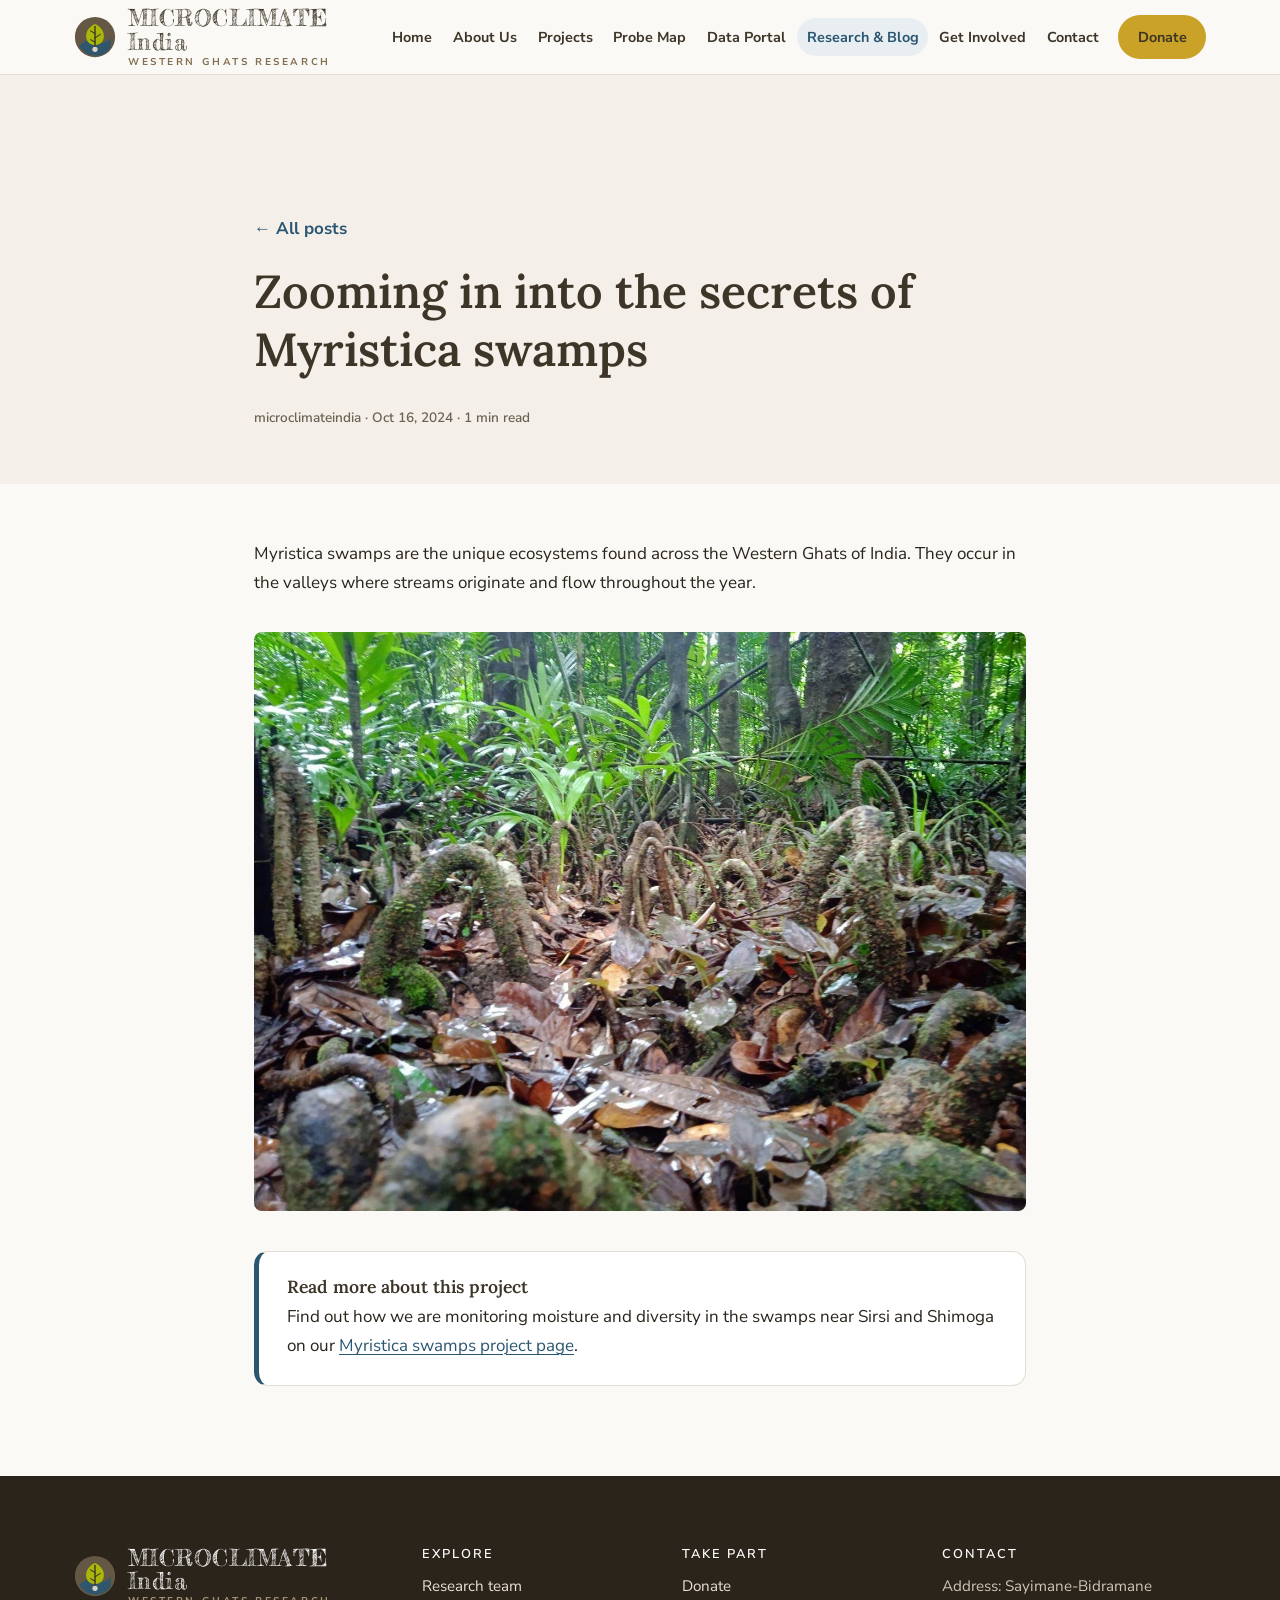
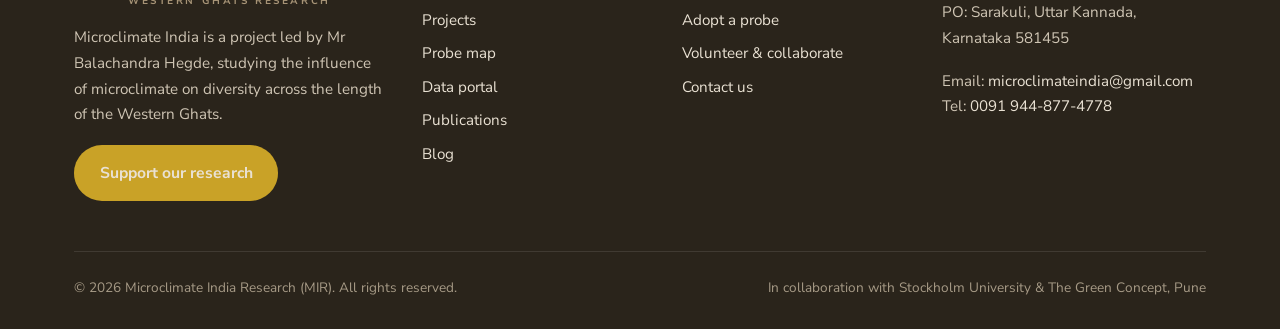
<file: blog/secrets-of-myristica-swamps.html>
<!doctype html>
<html lang="en">
<head>
  <meta charset="utf-8">
  <meta name="viewport" content="width=device-width, initial-scale=1">
  <title>Zooming in into the secrets of Myristica swamps | Microclimate India</title>
  <meta name="description" content="Myristica swamps are unique ecosystems found across the Western Ghats of India, in valleys where streams originate and flow throughout the year.">
  <meta name="theme-color" content="#645844">
  <link rel="icon" href="../assets/favicon.svg" type="image/svg+xml">
  <link rel="preconnect" href="https://fonts.googleapis.com">
  <link rel="preconnect" href="https://fonts.gstatic.com" crossorigin>
  <link href="https://fonts.googleapis.com/css2?family=Fredericka+the+Great&family=Lora:wght@500;600;700&family=Nunito+Sans:wght@400;600;700;800&display=swap" rel="stylesheet">
  <link rel="stylesheet" href="../css/style.css">
<!-- SEO -->
  <link rel="canonical" href="https://microclimateindia.com/blog/secrets-of-myristica-swamps.html">
  <meta property="og:site_name" content="Microclimate India">
  <meta property="og:type" content="article">
  <meta property="og:title" content="Zooming in into the secrets of Myristica swamps | Microclimate India">
  <meta property="og:description" content="Myristica swamps are unique ecosystems found across the Western Ghats of India, in valleys where streams originate and flow throughout the year.">
  <meta property="og:url" content="https://microclimateindia.com/blog/secrets-of-myristica-swamps.html">
  <meta property="og:image" content="https://microclimateindia.com/assets/img/blog/myristica.jpg">
  <meta property="og:locale" content="en_IN">
  <meta name="twitter:card" content="summary_large_image">
  <meta name="twitter:title" content="Zooming in into the secrets of Myristica swamps | Microclimate India">
  <meta name="twitter:description" content="Myristica swamps are unique ecosystems found across the Western Ghats of India, in valleys where streams originate and flow throughout the year.">
  <meta name="twitter:image" content="https://microclimateindia.com/assets/img/blog/myristica.jpg">
  <script type="application/ld+json">{"@context":"https://schema.org","@graph":[{"@type":"ResearchOrganization","@id":"https://microclimateindia.com/#org","name":"Microclimate India Research","alternateName":["MIR","Microclimate India"],"url":"https://microclimateindia.com/","logo":"https://microclimateindia.com/assets/img/og-default.jpg","email":"microclimateindia@gmail.com","telephone":"+91-9448774778","description":"Microclimate India Research (MIR) runs India\u0027s first microclimate logger network, studying how fine-scale forest climate shapes biodiversity across the Western Ghats.","address":{"@type":"PostalAddress","streetAddress":"Sayimane-Bidramane, PO: Sarakuli","addressRegion":"Uttara Kannada, Karnataka","postalCode":"581455","addressCountry":"IN"},"areaServed":"Western Ghats, India","founder":{"@type":"Person","name":"Balachandra Hegde"},"knowsAbout":["Microclimate","Western Ghats","Myristica swamps","Forest ecology","Biodiversity conservation","TMS-4 data loggers","Soil moisture","Climate change ecology"]},{"@type":"WebPage","@id":"https://microclimateindia.com/blog/secrets-of-myristica-swamps.html#page","url":"https://microclimateindia.com/blog/secrets-of-myristica-swamps.html","name":"Zooming in into the secrets of Myristica swamps | Microclimate India","description":"Myristica swamps are unique ecosystems found across the Western Ghats of India, in valleys where streams originate and flow throughout the year.","isPartOf":{"@id":"https://microclimateindia.com/#website"},"publisher":{"@id":"https://microclimateindia.com/#org"},"primaryImageOfPage":"https://microclimateindia.com/assets/img/blog/myristica.jpg","inLanguage":"en"},{"@type":"BlogPosting","headline":"Zooming in into the secrets of Myristica swamps","description":"Myristica swamps are unique ecosystems found across the Western Ghats of India, in valleys where streams originate and flow throughout the year.","image":"https://microclimateindia.com/assets/img/blog/myristica.jpg","datePublished":"2024-10-16","author":{"@id":"https://microclimateindia.com/#org"},"publisher":{"@id":"https://microclimateindia.com/#org"},"mainEntityOfPage":"https://microclimateindia.com/blog/secrets-of-myristica-swamps.html","inLanguage":"en"}]}</script>
<!-- /SEO -->
</head>
<body data-root="../" data-page="blog">
<!-- LAYOUT:HEADER -->
<a class="skip-link" href="#main">Skip to content</a>
<header class="site-header"><div class="container header-inner"><a class="brand " href="../index.html" aria-label="Microclimate India home"><svg class="brand-mark" viewBox="0 0 48 48" aria-hidden="true"><circle cx="24" cy="24" r="23" fill="#645844"/><path d="M6 34c6-5 10-7 14-6s7 4 12 3 8-4 10-6v11a21 21 0 0 1-36-2z" fill="#2b5672" opacity=".9"/><path d="M24 9c7 3 11 9 10 16-1 5-5 8-10 8s-9-3-10-8c-1-7 3-13 10-16z" fill="#a9b709"/><path d="M24 12v24" stroke="#3d3528" stroke-width="1.6" stroke-linecap="round"/><path d="M24 20l-5-3M24 25l6-4M24 30l-5-3" stroke="#3d3528" stroke-width="1.3" stroke-linecap="round"/><circle cx="24" cy="38" r="3" fill="#d8d1c6"/></svg><span class="brand-text">MICROCLIMATE India<small>Western Ghats Research</small></span></a><button class="nav-toggle" aria-label="Open menu" aria-expanded="false" aria-controls="site-nav"><svg viewBox="0 0 24 24" fill="none" stroke="currentColor" stroke-width="2" stroke-linecap="round"><path d="M3 6h18M3 12h18M3 18h18"/></svg></button><nav class="nav" id="site-nav" aria-label="Main"><a href="../index.html">Home</a><a href="../about.html">About Us</a><a href="../projects.html">Projects</a><a href="../probe-map.html">Probe Map</a><a href="../data.html">Data Portal</a><a href="../blog.html" class="active" aria-current="page">Research &amp; Blog</a><a href="../get-involved.html">Get Involved</a><a href="../contact.html">Contact</a><a class="btn btn-donate" href="../donate.html">Donate</a></nav></div></header>
<!-- /LAYOUT:HEADER -->


<main id="main">
  <header class="post-header">
    <div class="container narrow">
      <a class="back-link" href="../blog.html">&larr; All posts</a>
      <h1>Zooming in into the secrets of Myristica swamps</h1>
      <p class="post-meta">microclimateindia · Oct 16, 2024 · 1 min read</p>
    </div>
  </header>

  <article class="post-body">
    <div class="container narrow">
      <p>Myristica swamps are the unique ecosystems found across the Western Ghats of India. They occur in the valleys where streams originate and flow throughout the year.</p>
      <figure>
        <img src="../assets/img/blog/myristica.jpg" alt="Inside a Myristica swamp in the Western Ghats" data-zoom>
      </figure>
      <div class="callout" style="margin-top:40px">
        <h4>Read more about this project</h4>
        <p>Find out how we are monitoring moisture and diversity in the swamps near Sirsi and Shimoga on our <a href="../projects.html#myristica-swamps">Myristica swamps project page</a>.</p>
      </div>
    </div>
  </article>
</main>

<!-- LAYOUT:FOOTER -->
<footer class="site-footer"><div class="container"><div class="footer-grid">
<div class="footer-brand"><a class="brand " href="../index.html" aria-label="Microclimate India home"><svg class="brand-mark" viewBox="0 0 48 48" aria-hidden="true"><circle cx="24" cy="24" r="23" fill="#645844"/><path d="M6 34c6-5 10-7 14-6s7 4 12 3 8-4 10-6v11a21 21 0 0 1-36-2z" fill="#2b5672" opacity=".9"/><path d="M24 9c7 3 11 9 10 16-1 5-5 8-10 8s-9-3-10-8c-1-7 3-13 10-16z" fill="#a9b709"/><path d="M24 12v24" stroke="#3d3528" stroke-width="1.6" stroke-linecap="round"/><path d="M24 20l-5-3M24 25l6-4M24 30l-5-3" stroke="#3d3528" stroke-width="1.3" stroke-linecap="round"/><circle cx="24" cy="38" r="3" fill="#d8d1c6"/></svg><span class="brand-text">MICROCLIMATE India<small>Western Ghats Research</small></span></a><p style="margin-top:18px">Microclimate India is a project led by Mr Balachandra Hegde, studying the influence of microclimate on diversity across the length of the Western Ghats.</p><a class="btn btn-donate" href="../donate.html">Support our research</a></div>
<div><h4>Explore</h4><ul><li><a href="../about.html">Research team</a></li><li><a href="../projects.html">Projects</a></li><li><a href="../probe-map.html">Probe map</a></li><li><a href="../data.html">Data portal</a></li><li><a href="../blog.html#publications">Publications</a></li><li><a href="../blog.html#blog">Blog</a></li></ul></div>
<div><h4>Take part</h4><ul><li><a href="../donate.html">Donate</a></li><li><a href="../donate.html#adopt">Adopt a probe</a></li><li><a href="../get-involved.html">Volunteer &amp; collaborate</a></li><li><a href="../contact.html">Contact us</a></li></ul></div>
<div><h4>Contact</h4><p>Address: Sayimane-Bidramane<br>PO: Sarakuli, Uttar Kannada,<br>Karnataka 581455</p><p>Email: <a href="mailto:microclimateindia@gmail.com">microclimateindia@gmail.com</a><br>Tel: <a href="tel:+919448774778">0091 944-877-4778</a></p></div>
</div>
<div class="footer-bottom"><span>&copy; <span class="js-year">2026</span> Microclimate India Research (MIR). All rights reserved.</span><span>In collaboration with Stockholm University &amp; The Green Concept, Pune</span></div>
</div></footer>
<!-- /LAYOUT:FOOTER -->

<script src="../js/main.js"></script>
</body>
</html>
</file>
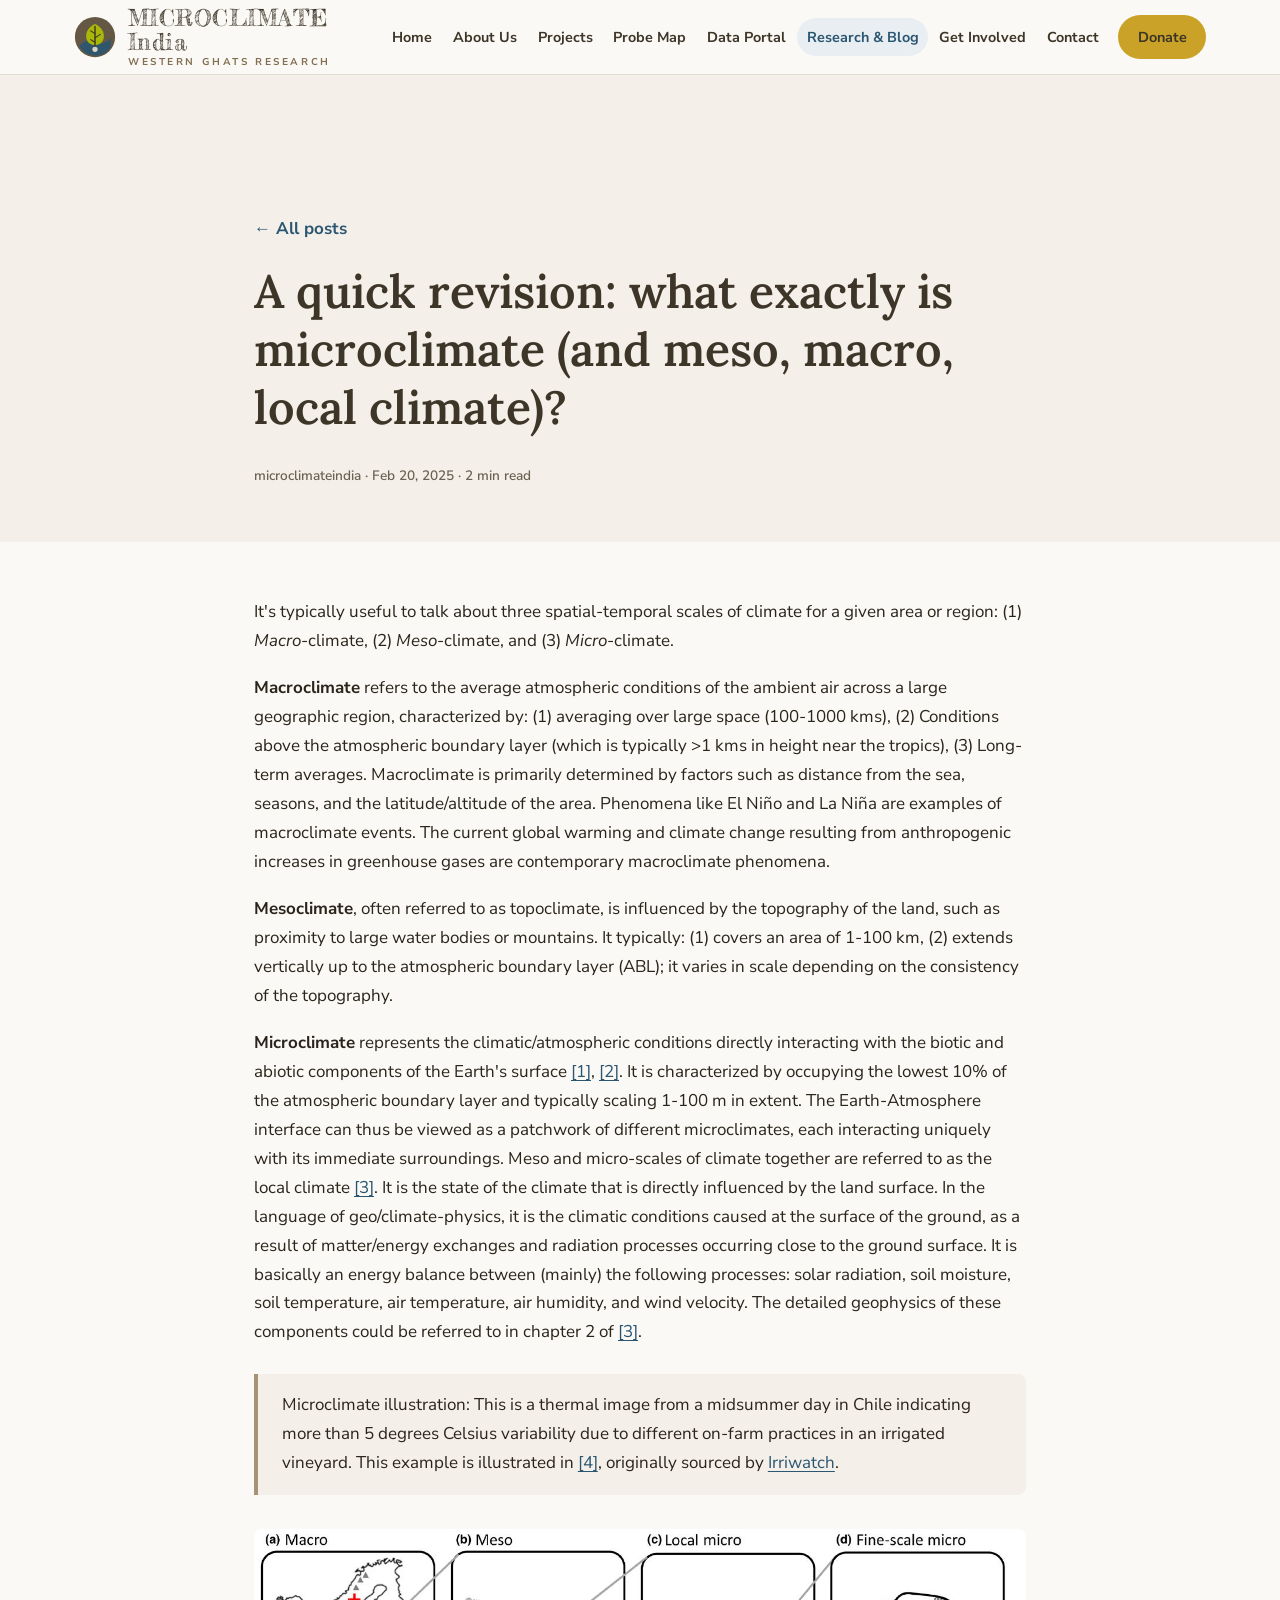
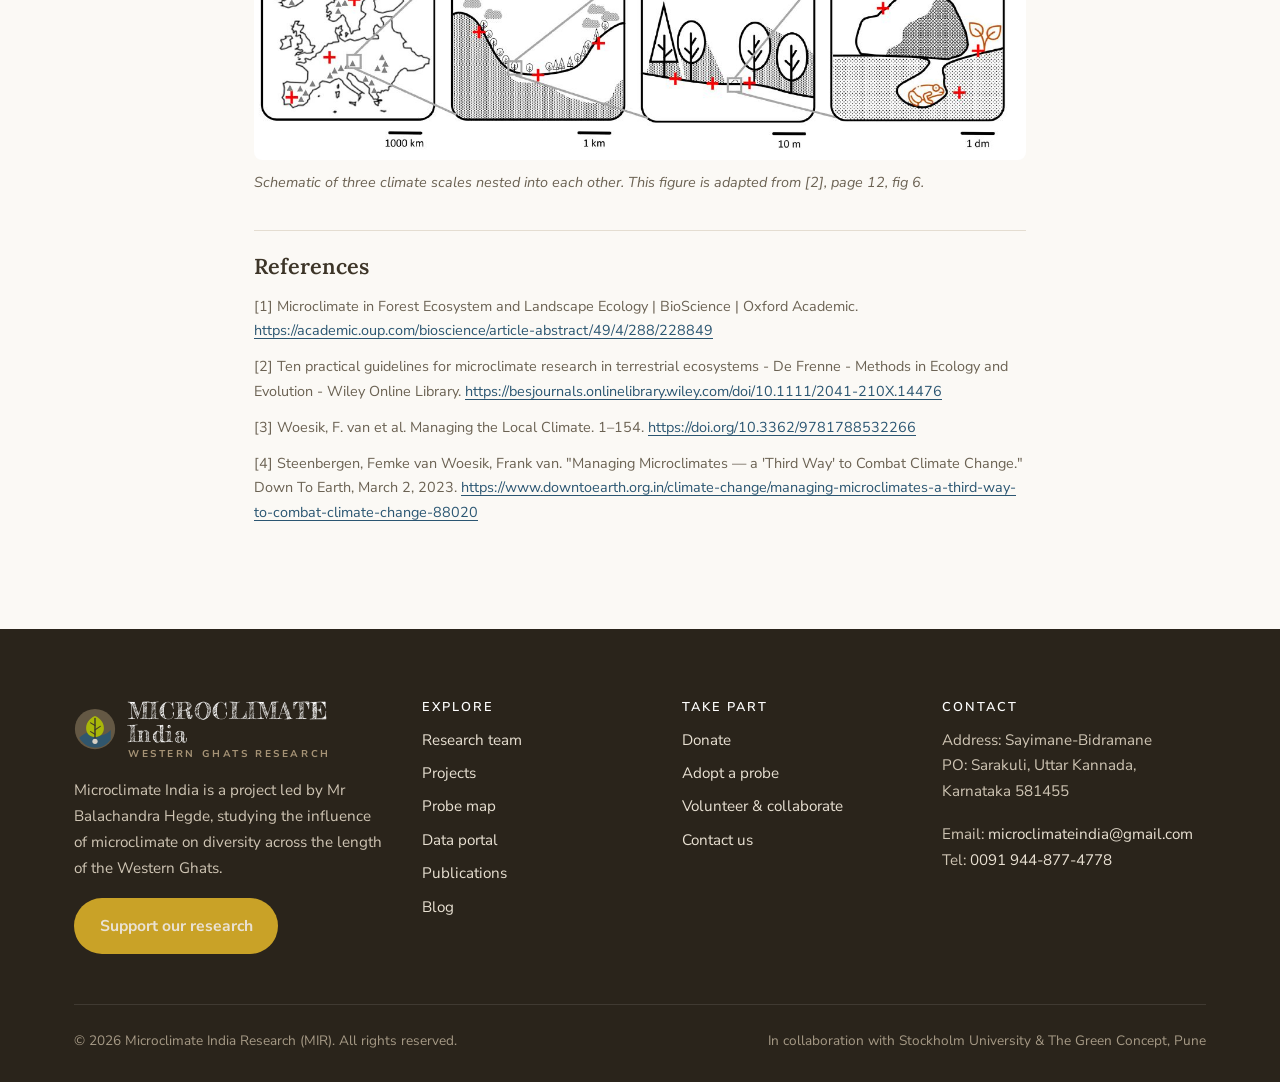
<file: blog/what-exactly-is-microclimate.html>
<!doctype html>
<html lang="en">
<head>
  <meta charset="utf-8">
  <meta name="viewport" content="width=device-width, initial-scale=1">
  <title>What exactly is microclimate? | Microclimate India</title>
  <meta name="description" content="A quick revision of the three spatial-temporal scales of climate: macro-climate, meso-climate and micro-climate, and what 'local climate' means.">
  <meta name="theme-color" content="#645844">
  <link rel="icon" href="../assets/favicon.svg" type="image/svg+xml">
  <link rel="preconnect" href="https://fonts.googleapis.com">
  <link rel="preconnect" href="https://fonts.gstatic.com" crossorigin>
  <link href="https://fonts.googleapis.com/css2?family=Fredericka+the+Great&family=Lora:wght@500;600;700&family=Nunito+Sans:wght@400;600;700;800&display=swap" rel="stylesheet">
  <link rel="stylesheet" href="../css/style.css">
<!-- SEO -->
  <link rel="canonical" href="https://microclimateindia.com/blog/what-exactly-is-microclimate.html">
  <meta property="og:site_name" content="Microclimate India">
  <meta property="og:type" content="article">
  <meta property="og:title" content="What exactly is microclimate? | Microclimate India">
  <meta property="og:description" content="A quick revision of the three spatial-temporal scales of climate: macro-climate, meso-climate and micro-climate, and what &#39;local climate&#39; means.">
  <meta property="og:url" content="https://microclimateindia.com/blog/what-exactly-is-microclimate.html">
  <meta property="og:image" content="https://microclimateindia.com/assets/img/blog/climate-scales.jpg">
  <meta property="og:locale" content="en_IN">
  <meta name="twitter:card" content="summary_large_image">
  <meta name="twitter:title" content="What exactly is microclimate? | Microclimate India">
  <meta name="twitter:description" content="A quick revision of the three spatial-temporal scales of climate: macro-climate, meso-climate and micro-climate, and what &#39;local climate&#39; means.">
  <meta name="twitter:image" content="https://microclimateindia.com/assets/img/blog/climate-scales.jpg">
  <script type="application/ld+json">{"@context":"https://schema.org","@graph":[{"@type":"ResearchOrganization","@id":"https://microclimateindia.com/#org","name":"Microclimate India Research","alternateName":["MIR","Microclimate India"],"url":"https://microclimateindia.com/","logo":"https://microclimateindia.com/assets/img/og-default.jpg","email":"microclimateindia@gmail.com","telephone":"+91-9448774778","description":"Microclimate India Research (MIR) runs India\u0027s first microclimate logger network, studying how fine-scale forest climate shapes biodiversity across the Western Ghats.","address":{"@type":"PostalAddress","streetAddress":"Sayimane-Bidramane, PO: Sarakuli","addressRegion":"Uttara Kannada, Karnataka","postalCode":"581455","addressCountry":"IN"},"areaServed":"Western Ghats, India","founder":{"@type":"Person","name":"Balachandra Hegde"},"knowsAbout":["Microclimate","Western Ghats","Myristica swamps","Forest ecology","Biodiversity conservation","TMS-4 data loggers","Soil moisture","Climate change ecology"]},{"@type":"WebPage","@id":"https://microclimateindia.com/blog/what-exactly-is-microclimate.html#page","url":"https://microclimateindia.com/blog/what-exactly-is-microclimate.html","name":"What exactly is microclimate? | Microclimate India","description":"A quick revision of the three spatial-temporal scales of climate: macro-climate, meso-climate and micro-climate, and what \u0027local climate\u0027 means.","isPartOf":{"@id":"https://microclimateindia.com/#website"},"publisher":{"@id":"https://microclimateindia.com/#org"},"primaryImageOfPage":"https://microclimateindia.com/assets/img/blog/climate-scales.jpg","inLanguage":"en"},{"@type":"BlogPosting","headline":"A quick revision: what exactly is microclimate (and meso, macro, local climate)?","description":"A quick revision of the three spatial-temporal scales of climate: macro-climate, meso-climate and micro-climate, and what \u0027local climate\u0027 means.","image":"https://microclimateindia.com/assets/img/blog/climate-scales.jpg","datePublished":"2025-02-20","author":{"@id":"https://microclimateindia.com/#org"},"publisher":{"@id":"https://microclimateindia.com/#org"},"mainEntityOfPage":"https://microclimateindia.com/blog/what-exactly-is-microclimate.html","inLanguage":"en"}]}</script>
<!-- /SEO -->
</head>
<body data-root="../" data-page="blog">
<!-- LAYOUT:HEADER -->
<a class="skip-link" href="#main">Skip to content</a>
<header class="site-header"><div class="container header-inner"><a class="brand " href="../index.html" aria-label="Microclimate India home"><svg class="brand-mark" viewBox="0 0 48 48" aria-hidden="true"><circle cx="24" cy="24" r="23" fill="#645844"/><path d="M6 34c6-5 10-7 14-6s7 4 12 3 8-4 10-6v11a21 21 0 0 1-36-2z" fill="#2b5672" opacity=".9"/><path d="M24 9c7 3 11 9 10 16-1 5-5 8-10 8s-9-3-10-8c-1-7 3-13 10-16z" fill="#a9b709"/><path d="M24 12v24" stroke="#3d3528" stroke-width="1.6" stroke-linecap="round"/><path d="M24 20l-5-3M24 25l6-4M24 30l-5-3" stroke="#3d3528" stroke-width="1.3" stroke-linecap="round"/><circle cx="24" cy="38" r="3" fill="#d8d1c6"/></svg><span class="brand-text">MICROCLIMATE India<small>Western Ghats Research</small></span></a><button class="nav-toggle" aria-label="Open menu" aria-expanded="false" aria-controls="site-nav"><svg viewBox="0 0 24 24" fill="none" stroke="currentColor" stroke-width="2" stroke-linecap="round"><path d="M3 6h18M3 12h18M3 18h18"/></svg></button><nav class="nav" id="site-nav" aria-label="Main"><a href="../index.html">Home</a><a href="../about.html">About Us</a><a href="../projects.html">Projects</a><a href="../probe-map.html">Probe Map</a><a href="../data.html">Data Portal</a><a href="../blog.html" class="active" aria-current="page">Research &amp; Blog</a><a href="../get-involved.html">Get Involved</a><a href="../contact.html">Contact</a><a class="btn btn-donate" href="../donate.html">Donate</a></nav></div></header>
<!-- /LAYOUT:HEADER -->


<main id="main">
  <header class="post-header">
    <div class="container narrow">
      <a class="back-link" href="../blog.html">&larr; All posts</a>
      <h1>A quick revision: what exactly is microclimate (and meso, macro, local climate)?</h1>
      <p class="post-meta">microclimateindia · Feb 20, 2025 · 2 min read</p>
    </div>
  </header>

  <article class="post-body">
    <div class="container narrow">
      <p>It's typically useful to talk about three spatial-temporal scales of climate for a given area or region: (1) <em>Macro</em>-climate, (2) <em>Meso</em>-climate, and (3) <em>Micro</em>-climate.</p>

      <p><strong>Macroclimate</strong> refers to the average atmospheric conditions of the ambient air across a large geographic region, characterized by: (1) averaging over large space (100-1000 kms), (2) Conditions above the atmospheric boundary layer (which is typically &gt;1 kms in height near the tropics), (3) Long-term averages. Macroclimate is primarily determined by factors such as distance from the sea, seasons, and the latitude/altitude of the area. Phenomena like El Niño and La Niña are examples of macroclimate events. The current global warming and climate change resulting from anthropogenic increases in greenhouse gases are contemporary macroclimate phenomena.</p>

      <p><strong>Mesoclimate</strong>, often referred to as topoclimate, is influenced by the topography of the land, such as proximity to large water bodies or mountains. It typically: (1) covers an area of 1-100 km, (2) extends vertically up to the atmospheric boundary layer (ABL); it varies in scale depending on the consistency of the topography.</p>

      <p><strong>Microclimate</strong> represents the climatic/atmospheric conditions directly interacting with the biotic and abiotic components of the Earth's surface <a href="#ref1">[1]</a>, <a href="#ref2">[2]</a>. It is characterized by occupying the lowest 10% of the atmospheric boundary layer and typically scaling 1-100 m in extent. The Earth-Atmosphere interface can thus be viewed as a patchwork of different microclimates, each interacting uniquely with its immediate surroundings. Meso and micro-scales of climate together are referred to as the local climate <a href="#ref3">[3]</a>. It is the state of the climate that is directly influenced by the land surface. In the language of geo/climate-physics, it is the climatic conditions caused at the surface of the ground, as a result of matter/energy exchanges and radiation processes occurring close to the ground surface. It is basically an energy balance between (mainly) the following processes: solar radiation, soil moisture, soil temperature, air temperature, air humidity, and wind velocity. The detailed geophysics of these components could be referred to in chapter 2 of <a href="#ref3">[3]</a>.</p>

      <blockquote>Microclimate illustration: This is a thermal image from a midsummer day in Chile indicating more than 5 degrees Celsius variability due to different on-farm practices in an irrigated vineyard. This example is illustrated in <a href="#ref4">[4]</a>, originally sourced by <a href="https://hydrosat.com/" target="_blank" rel="noopener">Irriwatch</a>.</blockquote>

      <figure>
        <img src="../assets/img/blog/climate-scales.jpg" alt="Schematic of three climate scales nested into each other" data-zoom style="background:#fff">
        <figcaption>Schematic of three climate scales nested into each other. This figure is adapted from [2], page 12, fig 6.</figcaption>
      </figure>

      <div class="refs">
        <h3>References</h3>
        <ol>
          <li id="ref1">[1] Microclimate in Forest Ecosystem and Landscape Ecology | BioScience | Oxford Academic. <a href="https://academic.oup.com/bioscience/article-abstract/49/4/288/228849?redirectedFrom=fulltext" target="_blank" rel="noopener">https://academic.oup.com/bioscience/article-abstract/49/4/288/228849</a></li>
          <li id="ref2">[2] Ten practical guidelines for microclimate research in terrestrial ecosystems - De Frenne - Methods in Ecology and Evolution - Wiley Online Library. <a href="https://besjournals.onlinelibrary.wiley.com/doi/10.1111/2041-210X.14476" target="_blank" rel="noopener">https://besjournals.onlinelibrary.wiley.com/doi/10.1111/2041-210X.14476</a></li>
          <li id="ref3">[3] Woesik, F. van et al. Managing the Local Climate. 1–154. <a href="https://doi.org/10.3362/9781788532266" target="_blank" rel="noopener">https://doi.org/10.3362/9781788532266</a></li>
          <li id="ref4">[4] Steenbergen, Femke van Woesik, Frank van. "Managing Microclimates — a 'Third Way' to Combat Climate Change." Down To Earth, March 2, 2023. <a href="https://www.downtoearth.org.in/climate-change/managing-microclimates-a-third-way-to-combat-climate-change-88020" target="_blank" rel="noopener">https://www.downtoearth.org.in/climate-change/managing-microclimates-a-third-way-to-combat-climate-change-88020</a></li>
        </ol>
      </div>
    </div>
  </article>
</main>

<!-- LAYOUT:FOOTER -->
<footer class="site-footer"><div class="container"><div class="footer-grid">
<div class="footer-brand"><a class="brand " href="../index.html" aria-label="Microclimate India home"><svg class="brand-mark" viewBox="0 0 48 48" aria-hidden="true"><circle cx="24" cy="24" r="23" fill="#645844"/><path d="M6 34c6-5 10-7 14-6s7 4 12 3 8-4 10-6v11a21 21 0 0 1-36-2z" fill="#2b5672" opacity=".9"/><path d="M24 9c7 3 11 9 10 16-1 5-5 8-10 8s-9-3-10-8c-1-7 3-13 10-16z" fill="#a9b709"/><path d="M24 12v24" stroke="#3d3528" stroke-width="1.6" stroke-linecap="round"/><path d="M24 20l-5-3M24 25l6-4M24 30l-5-3" stroke="#3d3528" stroke-width="1.3" stroke-linecap="round"/><circle cx="24" cy="38" r="3" fill="#d8d1c6"/></svg><span class="brand-text">MICROCLIMATE India<small>Western Ghats Research</small></span></a><p style="margin-top:18px">Microclimate India is a project led by Mr Balachandra Hegde, studying the influence of microclimate on diversity across the length of the Western Ghats.</p><a class="btn btn-donate" href="../donate.html">Support our research</a></div>
<div><h4>Explore</h4><ul><li><a href="../about.html">Research team</a></li><li><a href="../projects.html">Projects</a></li><li><a href="../probe-map.html">Probe map</a></li><li><a href="../data.html">Data portal</a></li><li><a href="../blog.html#publications">Publications</a></li><li><a href="../blog.html#blog">Blog</a></li></ul></div>
<div><h4>Take part</h4><ul><li><a href="../donate.html">Donate</a></li><li><a href="../donate.html#adopt">Adopt a probe</a></li><li><a href="../get-involved.html">Volunteer &amp; collaborate</a></li><li><a href="../contact.html">Contact us</a></li></ul></div>
<div><h4>Contact</h4><p>Address: Sayimane-Bidramane<br>PO: Sarakuli, Uttar Kannada,<br>Karnataka 581455</p><p>Email: <a href="mailto:microclimateindia@gmail.com">microclimateindia@gmail.com</a><br>Tel: <a href="tel:+919448774778">0091 944-877-4778</a></p></div>
</div>
<div class="footer-bottom"><span>&copy; <span class="js-year">2026</span> Microclimate India Research (MIR). All rights reserved.</span><span>In collaboration with Stockholm University &amp; The Green Concept, Pune</span></div>
</div></footer>
<!-- /LAYOUT:FOOTER -->

<script src="../js/main.js"></script>
</body>
</html>
</file>
<file: css/style.css>
/* =========================================================
   Microclimate India — site stylesheet
   Palette kept from the original Wix site:
   earth brown #645844, tan #A69376 / #826F52, beige #D8D1C6,
   slate-blue accent #2B5672, olive #717806
   ========================================================= */

:root {
  --brown: #645844;
  --brown-dark: #3d3528;
  --brown-deep: #2a241b;
  --tan: #a69376;
  --tan-dark: #826f52;
  --beige: #d8d1c6;
  --sand: #f4f0e9;
  --paper: #fbf9f5;
  --slate: #2b5672;
  --slate-dark: #1d3d52;
  --olive: #717806;
  --olive-light: #a9b709;
  --ink: #2a241b;
  --muted: #6b6253;
  --line: #e4ddd1;
  --white: #ffffff;

  --font-logo: "Fredericka the Great", Georgia, serif;
  --font-head: "Lora", Georgia, "Times New Roman", serif;
  --font-body: "Nunito Sans", "Avenir Next", "Segoe UI", Helvetica, Arial, sans-serif;

  --radius: 14px;
  --radius-sm: 8px;
  --shadow: 0 10px 30px rgba(42, 36, 27, 0.10);
  --shadow-sm: 0 4px 14px rgba(42, 36, 27, 0.08);
  --max: 1180px;
  --header-h: 74px;
}

*, *::before, *::after { box-sizing: border-box; }
html { scroll-behavior: smooth; scroll-padding-top: calc(var(--header-h) + 16px); }
body {
  margin: 0;
  font-family: var(--font-body);
  font-size: 17px;
  line-height: 1.7;
  color: var(--ink);
  background: var(--paper);
  -webkit-font-smoothing: antialiased;
}
img { max-width: 100%; height: auto; display: block; }
a { color: var(--slate); text-decoration-thickness: 1px; text-underline-offset: 3px; }
a:hover { color: var(--brown); }
h1, h2, h3, h4 { font-family: var(--font-head); color: var(--brown-dark); line-height: 1.25; margin: 0 0 .6em; font-weight: 600; }
h1 { font-size: clamp(2.1rem, 4.6vw, 3.5rem); }
h2 { font-size: clamp(1.7rem, 3.2vw, 2.45rem); }
h3 { font-size: 1.35rem; }
h4 { font-size: 1.1rem; }
p { margin: 0 0 1.1em; }
ul, ol { padding-left: 1.3em; }
li { margin-bottom: .35em; }

.container { width: 100%; max-width: var(--max); margin: 0 auto; padding: 0 24px; }
.narrow { max-width: 820px; }
.section { padding: 88px 0; }
.section-sm { padding: 56px 0; }
.bg-sand { background: var(--sand); }
.bg-beige { background: var(--beige); }
.bg-brown { background: var(--brown); color: #f1ece3; }
.bg-brown h2, .bg-brown h3, .bg-brown h4 { color: #fff; }
.bg-slate { background: var(--slate); color: #e7eff5; }
.bg-slate h2, .bg-slate h3 { color: #fff; }
.center { text-align: center; }
.muted { color: var(--muted); }
.small { font-size: .9rem; }
.lead { font-size: 1.2rem; color: var(--muted); }

.eyebrow {
  display: inline-block;
  font-family: var(--font-body);
  font-size: .78rem;
  font-weight: 800;
  letter-spacing: .16em;
  text-transform: uppercase;
  color: var(--olive);
  margin-bottom: .8em;
}
.bg-brown .eyebrow, .bg-slate .eyebrow, .hero .eyebrow, .page-hero .eyebrow, .cta-band .eyebrow { color: #d9e27a; }

.section-head { max-width: 760px; margin-bottom: 48px; }
.section-head.center { margin-left: auto; margin-right: auto; }

/* ---------- Buttons ---------- */
.btn {
  display: inline-flex; align-items: center; gap: .5em;
  padding: .8em 1.5em;
  border-radius: 999px;
  font-family: var(--font-body);
  font-weight: 700;
  font-size: .98rem;
  text-decoration: none;
  border: 2px solid transparent;
  cursor: pointer;
  transition: background .2s, color .2s, border-color .2s, transform .2s;
}
.btn:hover { transform: translateY(-1px); }
.btn-primary { background: var(--brown); color: #fff; }
.btn-primary:hover { background: var(--brown-dark); color: #fff; }
.btn-accent { background: var(--slate); color: #fff; }
.btn-accent:hover { background: var(--slate-dark); color: #fff; }
.btn-donate { background: #c9a227; color: var(--brown-deep); }
.btn-donate:hover { background: #ddb63a; color: var(--brown-deep); }
.btn-ghost { border-color: currentColor; color: var(--brown); background: transparent; }
.btn-ghost:hover { background: var(--brown); color: #fff; border-color: var(--brown); }
.btn-light { border-color: rgba(255,255,255,.8); color: #fff; background: transparent; }
.btn-light:hover { background: #fff; color: var(--brown-dark); }
.btn-row { display: flex; flex-wrap: wrap; gap: 12px; }

/* ---------- Header ---------- */
.site-header {
  position: sticky; top: 0; z-index: 1000;
  background: rgba(251, 249, 245, .96);
  backdrop-filter: saturate(1.4) blur(8px);
  border-bottom: 1px solid var(--line);
}
.header-inner { display: flex; align-items: center; justify-content: space-between; height: var(--header-h); gap: 20px; }
.brand { display: flex; align-items: center; gap: 12px; text-decoration: none; color: var(--brown-dark); }
.brand-mark { width: 42px; height: 42px; flex: none; }
.brand-text { font-family: var(--font-logo); font-size: 1.45rem; line-height: 1; letter-spacing: .02em; color: var(--brown-dark); }
.brand-text small { display: block; font-family: var(--font-body); font-size: .62rem; letter-spacing: .26em; text-transform: uppercase; color: var(--tan-dark); margin-top: 5px; font-weight: 700; }

.nav { display: flex; align-items: center; gap: 2px; }
.nav a {
  color: var(--brown-dark); text-decoration: none; font-weight: 700; font-size: .9rem;
  padding: .5em .65em; border-radius: 999px; transition: background .2s, color .2s; white-space: nowrap;
}
.nav a:hover { background: var(--sand); color: var(--brown); }
.nav a.active { color: var(--slate); background: #e8eef2; }
.nav .btn-donate { margin-left: 8px; padding: .55em 1.2em; }
.nav .btn-donate:hover, .nav .btn-donate.active { background: #ddb63a; color: var(--brown-deep); }

.nav-toggle {
  display: none; background: none; border: 0; padding: 8px; cursor: pointer; color: var(--brown-dark);
}
.nav-toggle svg { width: 28px; height: 28px; }

@media (max-width: 1180px) {
  .nav-toggle { display: block; }
  .nav {
    position: fixed; top: var(--header-h); left: 0; right: 0;
    flex-direction: column; align-items: stretch; gap: 0;
    background: var(--paper); border-bottom: 1px solid var(--line);
    padding: 10px 16px 20px; box-shadow: var(--shadow);
    transform: translateY(-120%); transition: transform .3s ease; z-index: -1;
    max-height: calc(100vh - var(--header-h)); overflow-y: auto;
  }
  .nav.open { transform: translateY(0); }
  .nav a { padding: .8em 1em; border-radius: var(--radius-sm); }
  .nav .btn-donate { margin: 10px 0 0; justify-content: center; }
}

/* ---------- Hero (home) ---------- */
.hero {
  position: relative; min-height: min(88vh, 820px);
  display: flex; align-items: flex-end;
  color: #fff; overflow: hidden;
}
.hero-bg { position: absolute; inset: 0; background-size: cover; background-position: center; transform: scale(1.03); }
.hero::after {
  content: ""; position: absolute; inset: 0;
  background: linear-gradient(180deg, rgba(42,36,27,.15) 0%, rgba(42,36,27,.35) 45%, rgba(42,36,27,.85) 100%);
}
.hero .container { position: relative; z-index: 1; padding-top: 120px; padding-bottom: 80px; }
.hero h1 { color: #fff; max-width: 900px; text-shadow: 0 2px 20px rgba(0,0,0,.25); }
.hero .lead { color: #efe9df; max-width: 680px; font-size: 1.25rem; }
.hero-logo { font-family: var(--font-logo); font-size: clamp(1.2rem, 2vw, 1.5rem); letter-spacing: .06em; color: #f1ece3; margin-bottom: .6em; }

/* ---------- Page hero (inner pages) ---------- */
.page-hero {
  position: relative; color: #fff; padding: 140px 0 70px; overflow: hidden;
  background: var(--brown-dark);
}
.page-hero .hero-bg { opacity: .55; }
.page-hero::after { content: ""; position: absolute; inset: 0; background: linear-gradient(180deg, rgba(42,36,27,.2), rgba(42,36,27,.8)); }
.page-hero .container { position: relative; z-index: 1; }
.page-hero h1 { color: #fff; margin-bottom: .3em; }
.page-hero p { color: #ece5d9; max-width: 720px; font-size: 1.15rem; margin: 0; }

/* ---------- Stats strip ---------- */
.stats { display: grid; grid-template-columns: repeat(4, 1fr); gap: 0; }
.stat { padding: 34px 24px; text-align: center; border-right: 1px solid rgba(255,255,255,.15); }
.stat:last-child { border-right: 0; }
.stat-num { font-family: var(--font-head); font-size: 2.4rem; font-weight: 600; color: #fff; line-height: 1.1; }
.stat-label { font-size: .9rem; color: #ddd3c3; margin-top: 6px; }
@media (max-width: 760px) {
  .stats { grid-template-columns: 1fr 1fr; }
  .stat { border-right: 0; border-bottom: 1px solid rgba(255,255,255,.12); padding: 26px 12px; }
  .stat-num { font-size: 1.65rem; white-space: nowrap; }
}

/* ---------- Layout helpers ---------- */
.split { display: grid; grid-template-columns: 1fr 1fr; gap: 64px; align-items: center; }
.split.wide-left { grid-template-columns: 1.2fr 1fr; }
.split.wide-right { grid-template-columns: 1fr 1.2fr; }
.split .media img { border-radius: var(--radius); box-shadow: var(--shadow); width: 100%; object-fit: cover; }
.split.reverse .media { order: 2; }
@media (max-width: 900px) {
  .split, .split.wide-left, .split.wide-right { grid-template-columns: 1fr; gap: 32px; }
  .split.reverse .media { order: 0; }
}

.grid { display: grid; gap: 28px; }
.grid-2 { grid-template-columns: repeat(2, 1fr); }
.grid-3 { grid-template-columns: repeat(3, 1fr); }
.grid-4 { grid-template-columns: repeat(4, 1fr); }
@media (max-width: 1000px) { .grid-4 { grid-template-columns: repeat(2, 1fr); } .grid-3 { grid-template-columns: repeat(2, 1fr); } }
@media (max-width: 640px) { .grid-2, .grid-3, .grid-4 { grid-template-columns: 1fr; } }

/* ---------- Cards ---------- */
.card {
  background: var(--white); border-radius: var(--radius); overflow: hidden;
  box-shadow: var(--shadow-sm); border: 1px solid var(--line);
  display: flex; flex-direction: column; transition: transform .25s, box-shadow .25s;
}
a.card { text-decoration: none; color: inherit; }
a.card:hover { transform: translateY(-4px); box-shadow: var(--shadow); }
.card-img { aspect-ratio: 16/10; overflow: hidden; background: var(--beige); }
.card-img img { width: 100%; height: 100%; object-fit: cover; transition: transform .5s; }
a.card:hover .card-img img { transform: scale(1.04); }
.card-body { padding: 24px 26px 28px; flex: 1; display: flex; flex-direction: column; }
.card-body h3 { margin-bottom: .4em; }
.card-body p { color: var(--muted); font-size: .97rem; }
.card-link { margin-top: auto; font-weight: 800; color: var(--slate); font-size: .93rem; }
.tag {
  display: inline-block; font-size: .72rem; font-weight: 800; letter-spacing: .1em; text-transform: uppercase;
  color: var(--olive); background: #f1f3d9; padding: .3em .75em; border-radius: 999px; margin-bottom: .9em;
}
.tag.slate { color: var(--slate); background: #e3ecf2; }
.tag.brown { color: var(--brown); background: #efe8dc; }

.icon-card { background: #fff; border: 1px solid var(--line); border-radius: var(--radius); padding: 30px 28px; }
.icon-card .ic { width: 52px; height: 52px; border-radius: 14px; display: grid; place-items: center; background: var(--sand); color: var(--brown); margin-bottom: 18px; }
.icon-card .ic svg { width: 28px; height: 28px; }
.icon-card h3 { font-size: 1.2rem; }
.icon-card p { color: var(--muted); font-size: .97rem; margin: 0; }
.bg-sand .icon-card .ic { background: var(--beige); }

/* ---------- News list ---------- */
.news { display: grid; gap: 16px; }
.news-item { display: grid; grid-template-columns: 110px 1fr; gap: 20px; padding: 20px 22px; background: #fff; border-radius: var(--radius-sm); border-left: 4px solid var(--tan); }
.news-item .when { font-weight: 800; font-size: .8rem; letter-spacing: .08em; text-transform: uppercase; color: var(--tan-dark); }
.news-item p { margin: 0; }
@media (max-width: 560px) { .news-item { grid-template-columns: 1fr; gap: 4px; } }

/* ---------- Donate CTA band ---------- */
.cta-band { position: relative; overflow: hidden; color: #fff; }
.cta-band .hero-bg { opacity: .35; }
.cta-band { background: var(--slate-dark); }
.cta-band .hero-bg { z-index: 0; }
.cta-band::before { content: ""; position: absolute; inset: 0; background: linear-gradient(90deg, rgba(29,61,82,.96) 0%, rgba(29,61,82,.88) 55%, rgba(29,61,82,.78) 100%); z-index: 1; }
.cta-band .container { position: relative; z-index: 2; }
.cta-band h2 { color: #fff; }
.cta-band p { color: #dfe9f0; max-width: 640px; }

/* ---------- Team ---------- */
.lead-member { display: grid; grid-template-columns: 300px 1fr; gap: 48px; align-items: center; background: #fff; border-radius: var(--radius); padding: 36px; border: 1px solid var(--line); box-shadow: var(--shadow-sm); }
.lead-member img { border-radius: 50%; width: 100%; aspect-ratio: 1; object-fit: cover; border: 6px solid var(--sand); }
@media (max-width: 760px) { .lead-member { grid-template-columns: 1fr; text-align: center; } .lead-member img { max-width: 220px; margin: 0 auto; } }

.member { background: #fff; border-radius: var(--radius); border: 1px solid var(--line); padding: 30px 26px; text-align: center; display: flex; flex-direction: column; box-shadow: var(--shadow-sm); }
.member img { width: 150px; height: 150px; border-radius: 50%; object-fit: cover; margin: 0 auto 18px; border: 5px solid var(--sand); }
.member h3 { font-size: 1.2rem; margin-bottom: .15em; }
.member .role { font-size: .88rem; font-weight: 700; color: var(--slate); line-height: 1.45; margin-bottom: 4px; }
.member .theme { font-size: .72rem; font-weight: 800; letter-spacing: .12em; text-transform: uppercase; color: var(--olive); margin-bottom: 12px; }
.member p { font-size: .94rem; color: var(--muted); text-align: left; margin: 12px 0 0; }
.member .todo { font-size: .85rem; color: #9a6b12; background: #fbf3dd; border-radius: 6px; padding: .4em .7em; margin-top: 10px; }

/* ---------- Project page ---------- */
.project { padding: 88px 0; border-bottom: 1px solid var(--line); }
.project:nth-of-type(even) { background: var(--sand); }
.project-num { font-family: var(--font-logo); font-size: 4rem; line-height: 1; color: var(--tan); margin-bottom: 10px; }
.facts { display: grid; grid-template-columns: repeat(auto-fit, minmax(170px, 1fr)); gap: 14px; margin: 26px 0; }
.fact { background: #fff; border: 1px solid var(--line); border-radius: var(--radius-sm); padding: 14px 16px; }
.fact b { display: block; font-size: .72rem; letter-spacing: .1em; text-transform: uppercase; color: var(--tan-dark); margin-bottom: 2px; }
.fact span { font-weight: 700; color: var(--brown-dark); font-size: .97rem; }
.qlist { list-style: none; padding: 0; margin: 0 0 1.2em; }
.qlist li { position: relative; padding-left: 30px; margin-bottom: .7em; }
.qlist li::before { content: ""; position: absolute; left: 0; top: .55em; width: 14px; height: 14px; border-radius: 50%; background: var(--olive-light); box-shadow: inset 0 0 0 4px #f1f3d9; }
.gallery { display: grid; grid-template-columns: repeat(3, 1fr); gap: 12px; margin-top: 34px; }
.gallery img { border-radius: var(--radius-sm); aspect-ratio: 4/3; object-fit: cover; width: 100%; cursor: zoom-in; }
.gallery.tall img { aspect-ratio: 3/4; }
@media (max-width: 640px) { .gallery { grid-template-columns: 1fr 1fr; } }
.subnav { display: flex; flex-wrap: wrap; gap: 10px; justify-content: center; }
.subnav a { padding: .55em 1.2em; border-radius: 999px; background: #fff; border: 1px solid var(--line); font-weight: 700; text-decoration: none; color: var(--brown-dark); font-size: .93rem; }
.subnav a:hover { border-color: var(--brown); }

/* ---------- Callout / notices ---------- */
.callout { border-radius: var(--radius); padding: 24px 28px; background: #fff; border: 1px solid var(--line); border-left: 5px solid var(--slate); }
.callout.warn { border-left-color: #c9a227; background: #fffaf0; }
.callout h4 { margin-bottom: .3em; }
.callout p:last-child { margin-bottom: 0; }

/* ---------- Probe map ---------- */
.map-wrap { display: grid; grid-template-columns: 1fr 360px; gap: 0; border-radius: var(--radius); overflow: hidden; border: 1px solid var(--line); box-shadow: var(--shadow); background: #fff; }
#probe-map { height: 640px; width: 100%; background: var(--beige); }
.map-side { border-left: 1px solid var(--line); display: flex; flex-direction: column; max-height: 640px; }
.map-filters { padding: 18px; border-bottom: 1px solid var(--line); display: flex; flex-wrap: wrap; gap: 8px; }
.chip { border: 1px solid var(--line); background: var(--paper); border-radius: 999px; padding: .35em .9em; font-size: .82rem; font-weight: 700; cursor: pointer; color: var(--brown-dark); display: inline-flex; align-items: center; gap: 6px; font-family: inherit; }
.chip .dot { width: 10px; height: 10px; border-radius: 50%; }
.chip[aria-pressed="false"] { opacity: .45; }
.probe-list { overflow-y: auto; flex: 1; margin: 0; padding: 0; list-style: none; }
.probe-list li { margin: 0; }
.probe-list button { width: 100%; text-align: left; background: none; border: 0; border-bottom: 1px solid var(--line); padding: 14px 18px; cursor: pointer; font-family: inherit; display: grid; grid-template-columns: 14px 1fr; gap: 12px; align-items: start; }
.probe-list button:hover, .probe-list button.active { background: var(--sand); }
.probe-list .dot { width: 12px; height: 12px; border-radius: 50%; margin-top: 6px; }
.probe-list strong { display: block; color: var(--brown-dark); font-size: .95rem; }
.probe-list span { font-size: .82rem; color: var(--muted); }
.leaflet-popup-content { font-family: var(--font-body); font-size: .9rem; line-height: 1.5; margin: 14px 16px; min-width: 230px; }
.leaflet-popup-content h4 { font-family: var(--font-head); margin: 0 0 6px; font-size: 1.05rem; }
.popup-table { width: 100%; border-collapse: collapse; margin-top: 6px; }
.popup-table td { padding: 3px 0; vertical-align: top; border-bottom: 1px dashed var(--line); }
.popup-table td:first-child { color: var(--muted); padding-right: 10px; white-space: nowrap; }
.legend-dot { width: 18px; height: 18px; border-radius: 50%; border: 3px solid #fff; box-shadow: 0 1px 4px rgba(0,0,0,.4); }
@media (max-width: 900px) {
  .map-wrap { grid-template-columns: 1fr; }
  #probe-map { height: 460px; }
  .map-side { border-left: 0; border-top: 1px solid var(--line); max-height: 420px; }
}

.sensor-diagram { display: grid; grid-template-columns: 220px 1fr; gap: 40px; align-items: center; }
.sensor-diagram table { width: 100%; border-collapse: collapse; }
.sensor-diagram td, .sensor-diagram th { text-align: left; padding: 10px 12px; border-bottom: 1px solid var(--line); }
.sensor-diagram th { font-size: .78rem; letter-spacing: .1em; text-transform: uppercase; color: var(--tan-dark); }
@media (max-width: 700px) { .sensor-diagram { grid-template-columns: 1fr; } .sensor-diagram img { max-width: 200px; margin: 0 auto; } }

/* ---------- Donate ---------- */
.tiers { display: grid; grid-template-columns: repeat(4, 1fr); gap: 20px; }
@media (max-width: 1000px) { .tiers { grid-template-columns: repeat(2, 1fr); } }
@media (max-width: 560px) { .tiers { grid-template-columns: 1fr; } }
.tier { background: #fff; border: 1px solid var(--line); border-radius: var(--radius); padding: 30px 24px; display: flex; flex-direction: column; position: relative; }
.tier.featured { border: 2px solid var(--slate); box-shadow: var(--shadow); }
.tier.featured::before { content: "Most impact"; position: absolute; top: -13px; left: 24px; background: var(--slate); color: #fff; font-size: .72rem; font-weight: 800; letter-spacing: .08em; text-transform: uppercase; padding: .3em .9em; border-radius: 999px; }
.tier .amt { font-family: var(--font-head); font-size: 2rem; font-weight: 600; color: var(--brown-dark); line-height: 1.1; }
.tier .amt small { font-size: .9rem; color: var(--muted); font-family: var(--font-body); font-weight: 600; }
.tier h3 { font-size: 1.1rem; margin: 12px 0 8px; }
.tier p { font-size: .94rem; color: var(--muted); }
.tier .btn { margin-top: auto; justify-content: center; }

.pay-box { background: #fff; border-radius: var(--radius); border: 1px dashed var(--tan); padding: 28px; }
.pay-box dl { display: grid; grid-template-columns: 170px 1fr; gap: 8px 16px; margin: 0; }
.pay-box dt { color: var(--muted); font-weight: 700; font-size: .9rem; }
.pay-box dd { margin: 0; font-weight: 700; color: var(--brown-dark); }
@media (max-width: 560px) { .pay-box dl { grid-template-columns: 1fr; } .pay-box dd { margin-bottom: 8px; } }

.progress { height: 14px; background: rgba(255,255,255,.18); border-radius: 999px; overflow: hidden; margin: 14px 0 8px; }
.progress span { display: block; height: 100%; background: #c9a227; border-radius: 999px; }

/* ---------- Forms ---------- */
.form { display: grid; gap: 16px; }
.form .row { display: grid; grid-template-columns: 1fr 1fr; gap: 16px; }
@media (max-width: 600px) { .form .row { grid-template-columns: 1fr; } }
.form label { font-weight: 700; font-size: .9rem; color: var(--brown-dark); display: block; margin-bottom: 6px; }
.form input, .form select, .form textarea {
  width: 100%; font: inherit; font-size: 1rem; padding: .75em .9em; border: 1px solid #d5ccbe; border-radius: var(--radius-sm); background: #fff; color: var(--ink);
}
.form input:focus, .form select:focus, .form textarea:focus { outline: 2px solid var(--slate); outline-offset: 1px; border-color: var(--slate); }
.form textarea { min-height: 150px; resize: vertical; }

.contact-card { background: #fff; border-radius: var(--radius); border: 1px solid var(--line); padding: 32px; }
.contact-line { display: flex; gap: 14px; margin-bottom: 18px; }
.contact-line svg { width: 22px; height: 22px; flex: none; color: var(--tan-dark); margin-top: 3px; }

/* ---------- Blog ---------- */
.post-card .meta, .post-meta { font-size: .85rem; color: var(--muted); font-weight: 600; }
.post-header { padding: 140px 0 40px; background: var(--sand); }
.post-header h1 { font-size: clamp(1.9rem, 4vw, 2.9rem); max-width: 860px; }
.post-body { padding: 56px 0 90px; }
.post-body h2 { font-size: 1.6rem; margin-top: 1.8em; }
.post-body figure { margin: 2em 0; }
.post-body figure img { border-radius: var(--radius-sm); width: 100%; }
.post-body figcaption { font-size: .9rem; color: var(--muted); margin-top: 10px; font-style: italic; }
.post-body blockquote { margin: 1.6em 0; padding: 1em 1.4em; border-left: 4px solid var(--tan); background: var(--sand); border-radius: 0 var(--radius-sm) var(--radius-sm) 0; }
.refs { font-size: .9rem; color: var(--muted); border-top: 1px solid var(--line); padding-top: 1.5em; margin-top: 2.5em; }
.refs ol { padding-left: 0; list-style: none; }
.refs li { margin-bottom: .8em; word-break: break-word; }
.back-link { display: inline-block; margin-bottom: 18px; font-weight: 700; text-decoration: none; }

/* ---------- Footer ---------- */
.site-footer { background: var(--brown-deep); color: #cfc5b4; padding: 70px 0 30px; font-size: .95rem; }
.site-footer a { color: #e9e1d3; text-decoration: none; }
.site-footer a:hover { color: #fff; text-decoration: underline; }
.footer-grid { display: grid; grid-template-columns: 1.4fr 1fr 1fr 1.2fr; gap: 40px; }
.footer-grid h4 { color: #fff; font-family: var(--font-body); font-size: .8rem; letter-spacing: .16em; text-transform: uppercase; margin-bottom: 1em; }
.footer-grid ul { list-style: none; padding: 0; margin: 0; }
.footer-grid li { margin-bottom: .5em; }
.footer-brand .brand-text { color: #fff; }
.footer-brand .brand-text small { color: var(--tan); }
.footer-bottom { border-top: 1px solid rgba(255,255,255,.1); margin-top: 50px; padding-top: 24px; display: flex; flex-wrap: wrap; justify-content: space-between; gap: 12px; font-size: .85rem; color: #a69a86; }
@media (max-width: 900px) { .footer-grid { grid-template-columns: 1fr 1fr; } }
@media (max-width: 560px) { .footer-grid { grid-template-columns: 1fr; } }

/* ---------- Lightbox ---------- */
.lightbox { position: fixed; inset: 0; background: rgba(20,17,12,.92); display: none; align-items: center; justify-content: center; z-index: 3000; padding: 30px; cursor: zoom-out; }
.lightbox.open { display: flex; }
.lightbox img { max-height: 90vh; max-width: 92vw; border-radius: 6px; box-shadow: 0 20px 60px rgba(0,0,0,.5); }
.lightbox-cap { position: absolute; bottom: 18px; left: 0; right: 0; text-align: center; color: #e9e1d3; font-size: .95rem; padding: 0 20px; }

/* ---------- Reveal animation ---------- */
.reveal { opacity: 0; transform: translateY(18px); transition: opacity .7s ease, transform .7s ease; }
.reveal.in { opacity: 1; transform: none; }
@media (prefers-reduced-motion: reduce) { .reveal { opacity: 1; transform: none; transition: none; } html { scroll-behavior: auto; } }

.photo-credit { font-size: .75rem; color: var(--muted); margin-top: 8px; }
.visually-hidden { position: absolute !important; width: 1px; height: 1px; overflow: hidden; clip: rect(0 0 0 0); white-space: nowrap; }
.skip-link { position: absolute; left: -999px; top: 8px; background: var(--brown); color: #fff; padding: .5em 1em; border-radius: 6px; z-index: 5000; }
.skip-link:focus { left: 8px; }

/* Publications */
.pub-list{display:grid;gap:22px}
.pub{display:grid;grid-template-columns:88px 1fr;gap:24px;background:#fff;border:1px solid var(--beige);border-left:4px solid var(--slate);border-radius:10px;padding:26px 28px}
.pub-year{font-family:'Lora',serif;font-size:1.6rem;font-weight:700;color:var(--slate);line-height:1}
.pub h3{margin:0 0 .5em;font-size:1.2rem;line-height:1.35}
.pub h3 a{color:var(--brown-dark);text-decoration:none}
.pub h3 a:hover{color:var(--slate);text-decoration:underline}
.pub-authors{font-weight:600;margin:0 0 .25em}
.pub-journal{color:var(--brown);margin:0 0 .9em}
.pub-links{display:flex;flex-wrap:wrap;gap:8px 22px;align-items:center;margin-top:.6em}
.pub-doi{font-size:.85rem;color:var(--brown)}
.pub-note{margin-top:22px;font-size:.95rem}
@media (max-width:640px){.pub{grid-template-columns:1fr;gap:8px;padding:22px 20px}}
</file>
